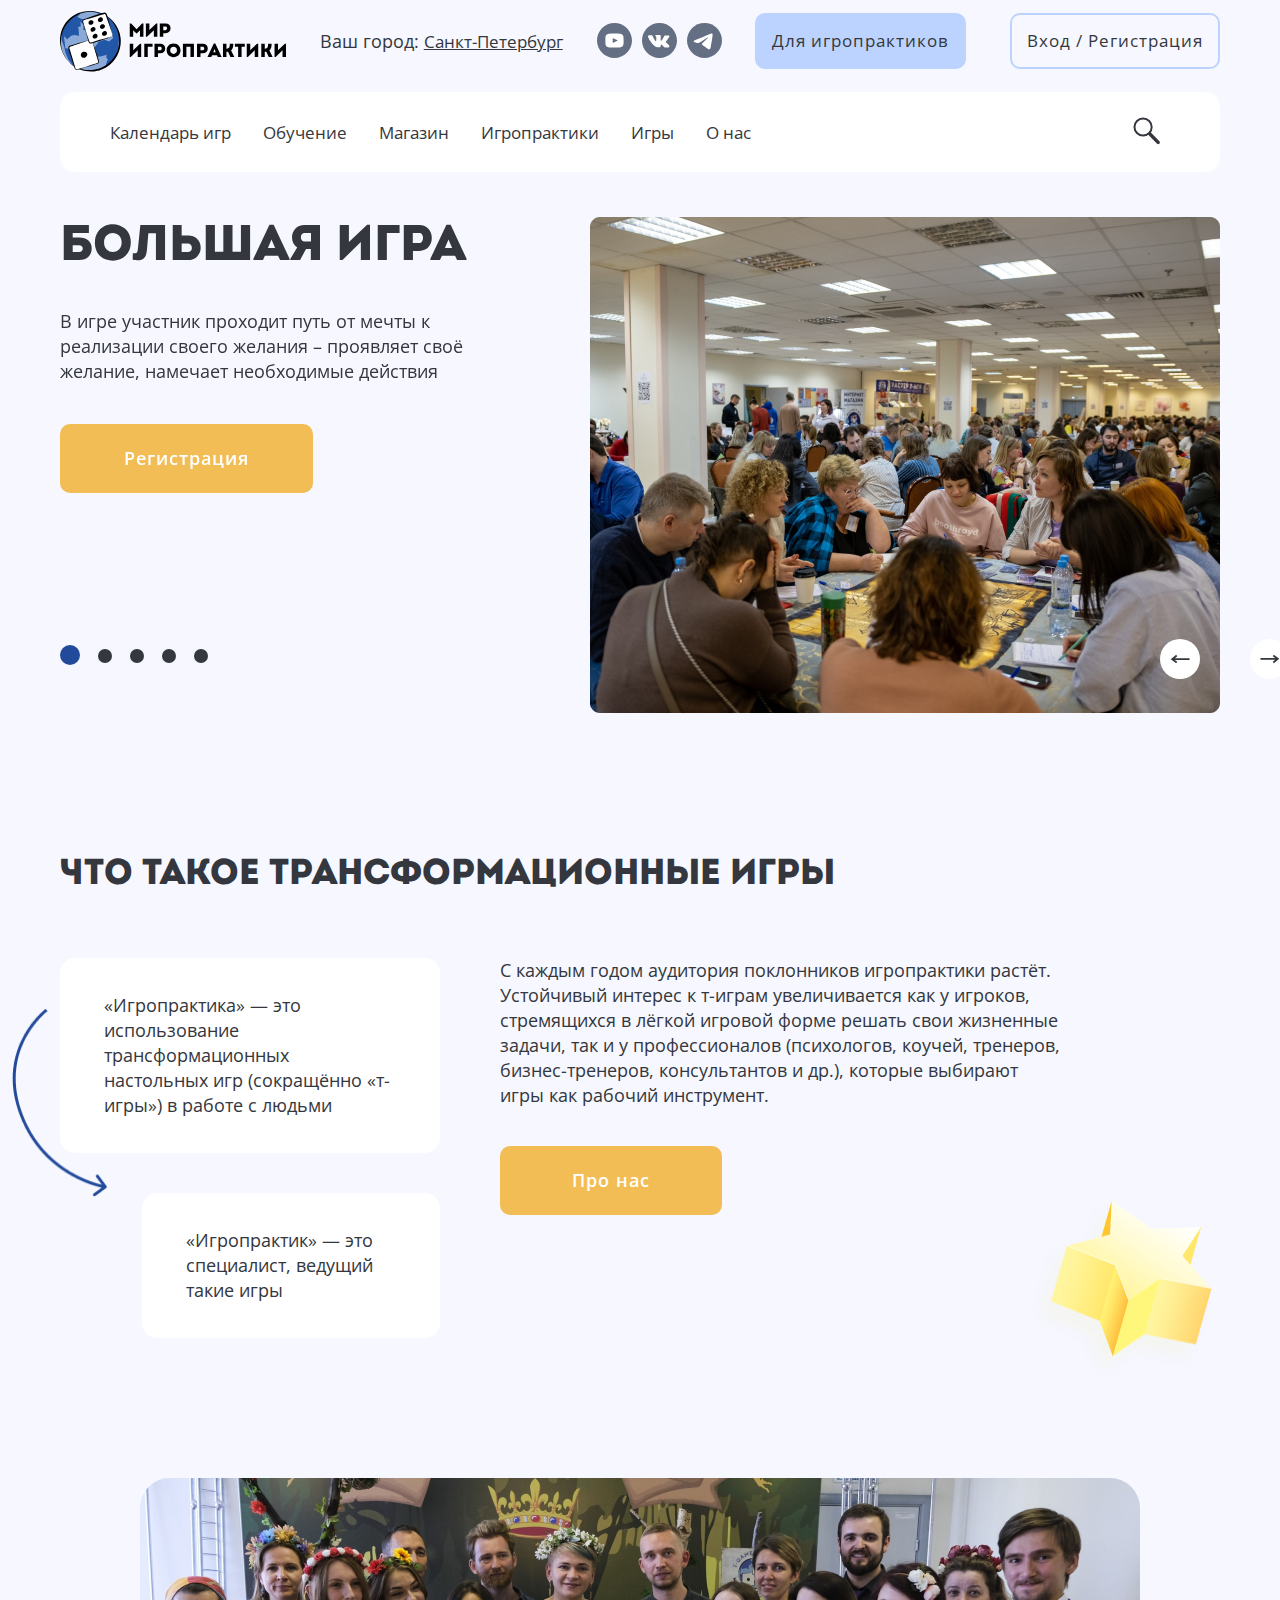
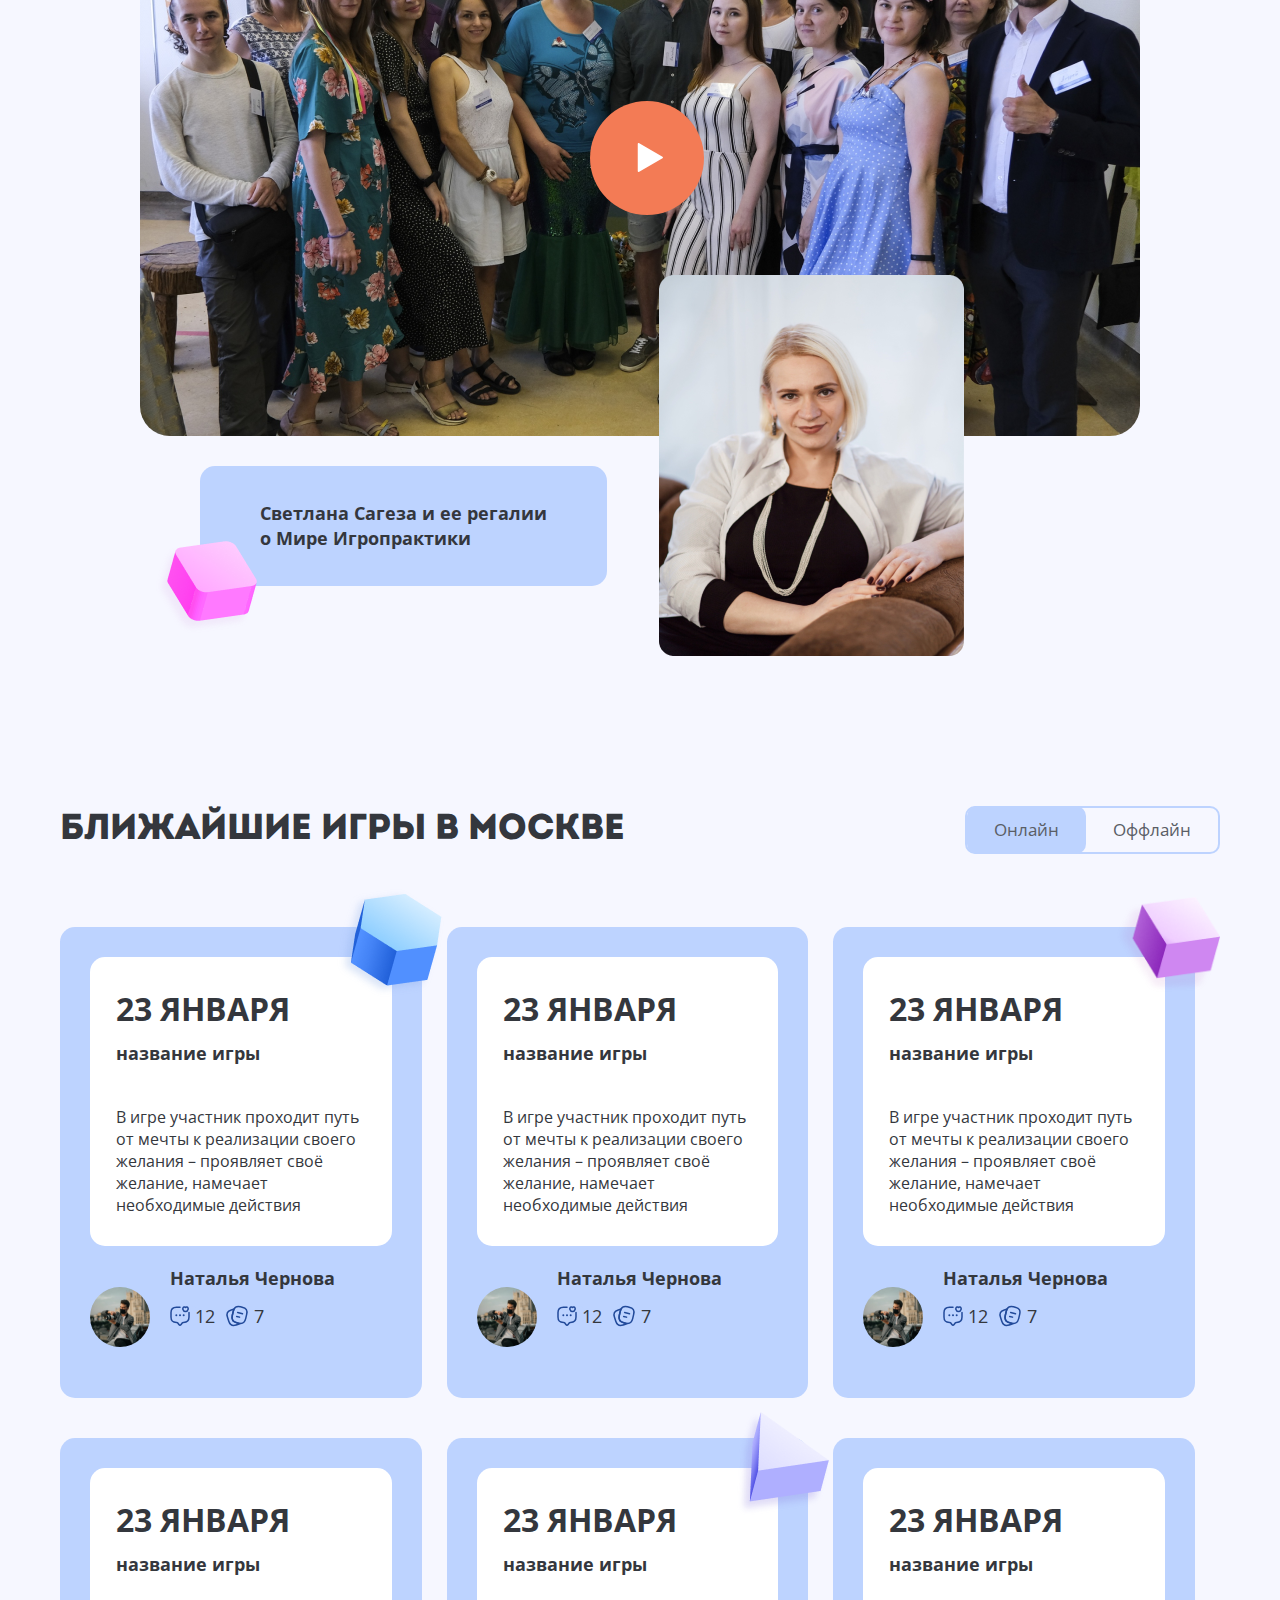
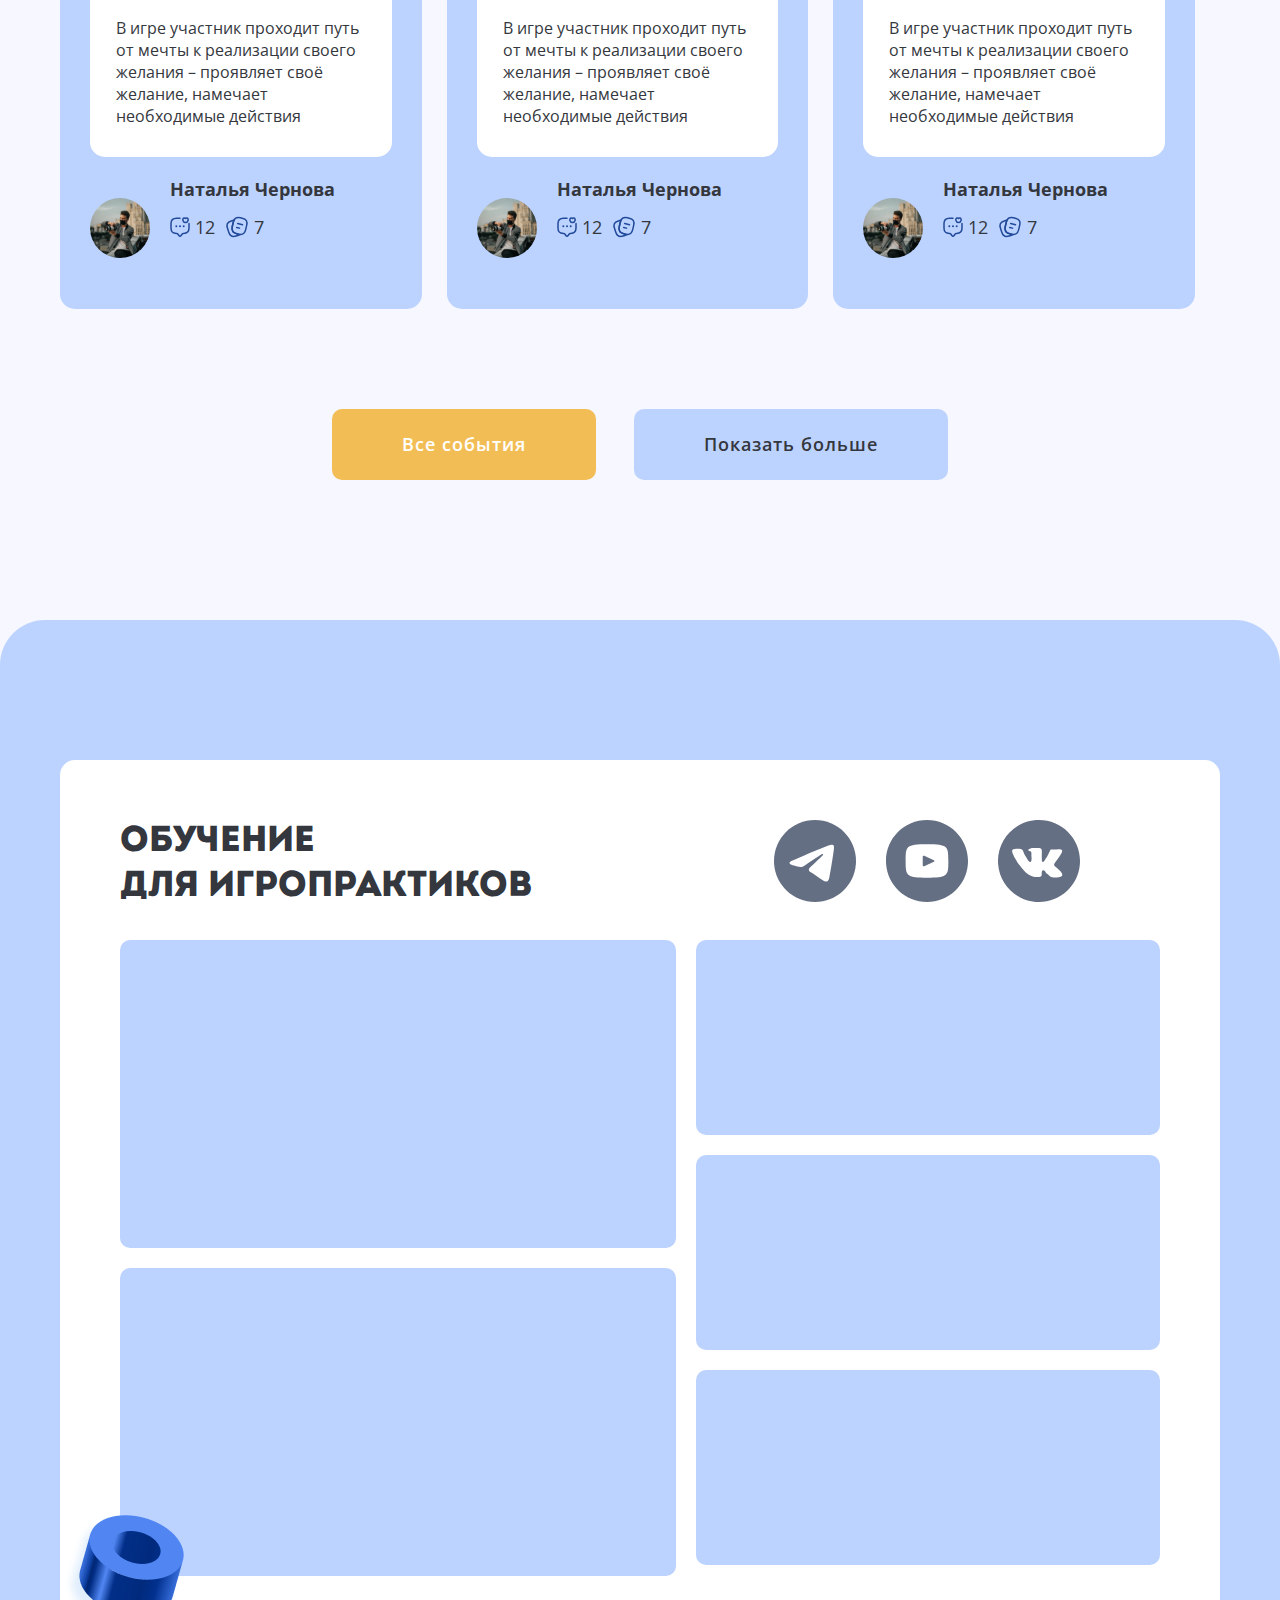
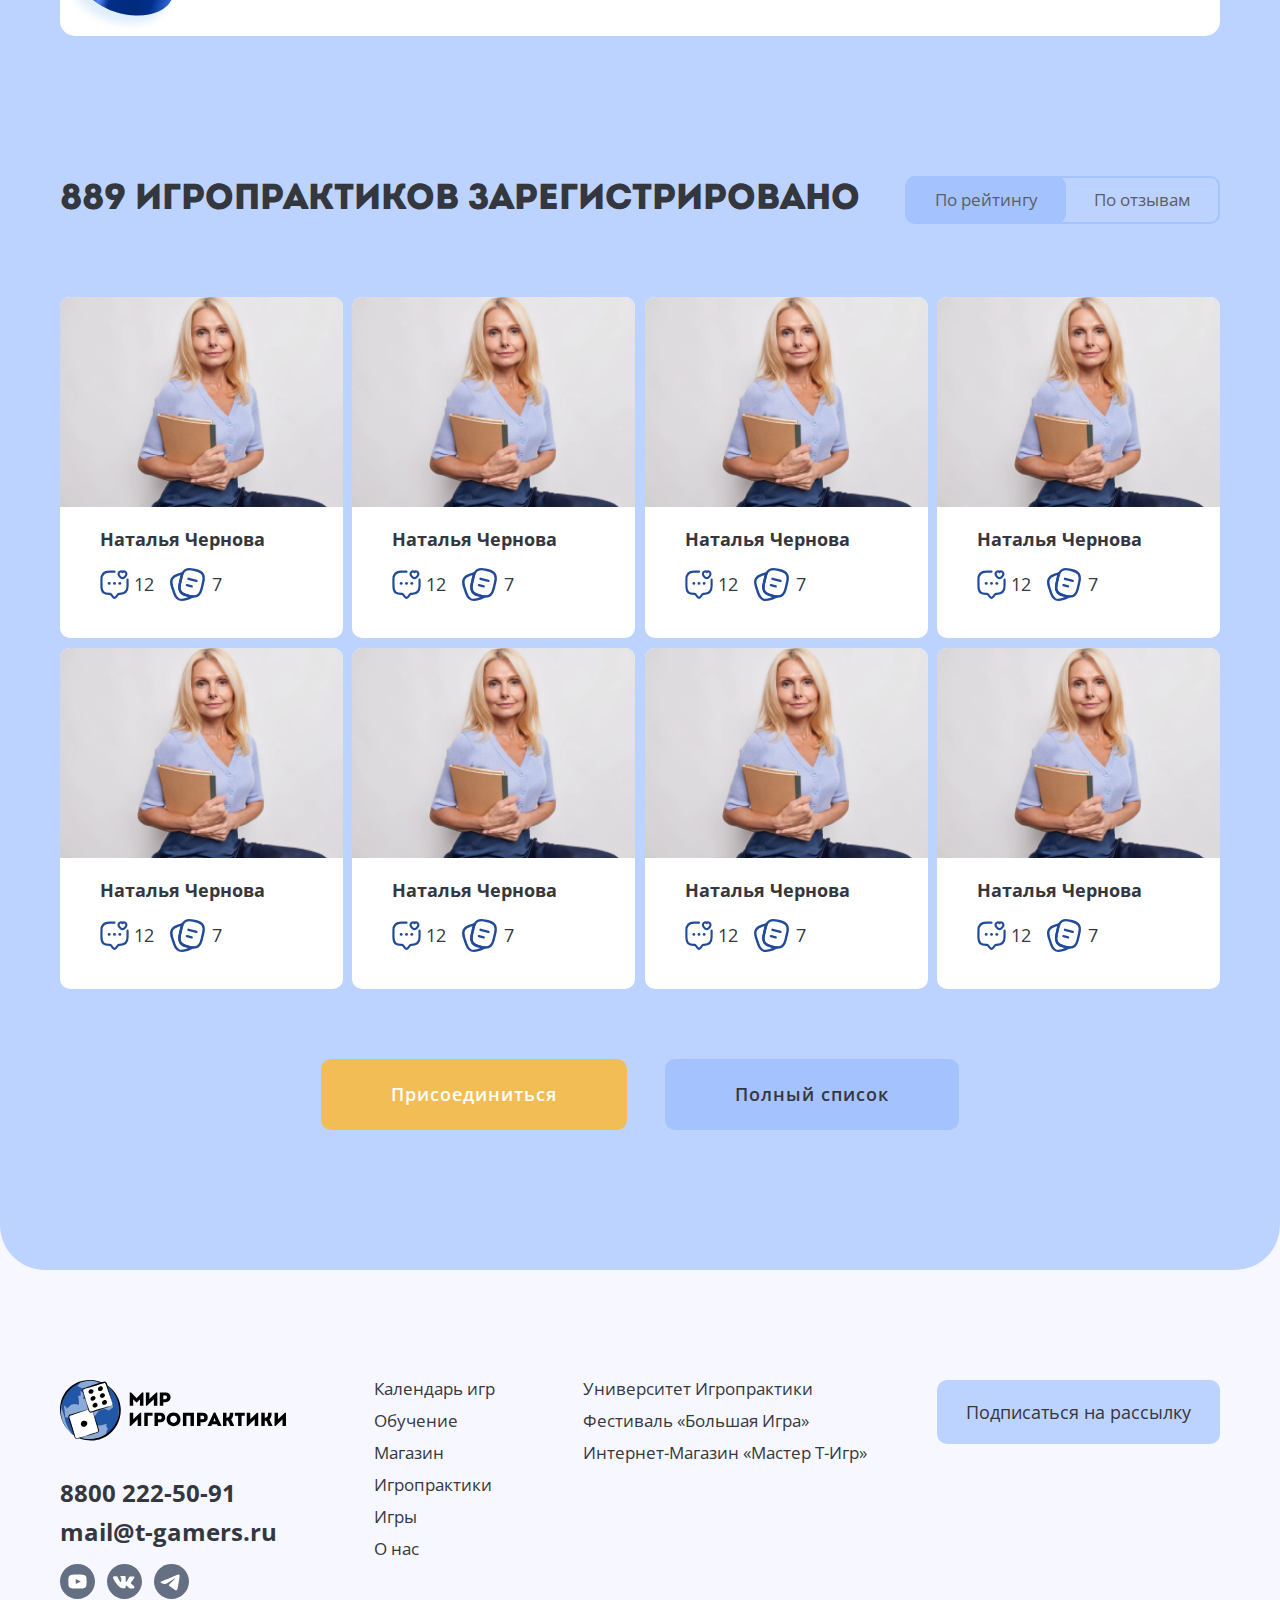
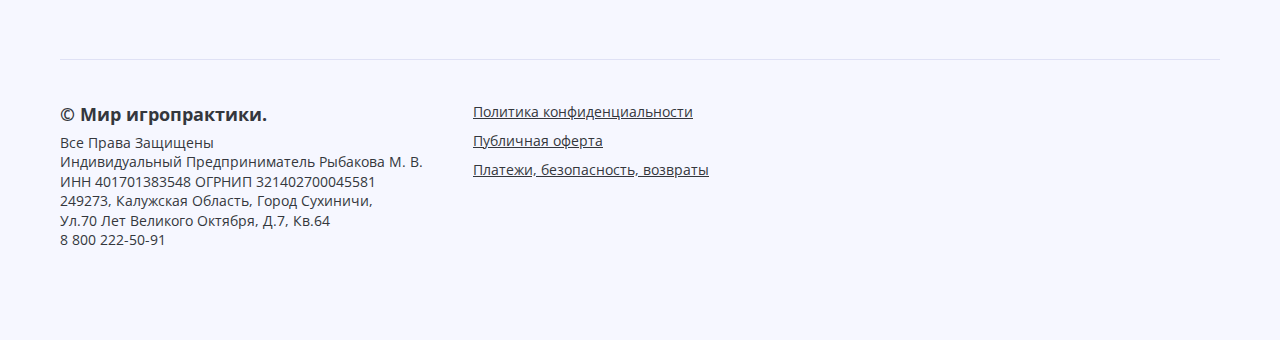
<file: index.html>
<!DOCTYPE html>
<html lang="en">
<head>
	<meta charset="UTF-8">
	<meta http-equiv="X-UA-Compatible" content="IE=edge">
	<meta name="viewport" content="width=device-width, initial-scale=1.0">
	<link href="https://fonts.googleapis.com/css?family=Open+Sans:regular,600,700&display=swap" rel="stylesheet" />
	<link rel="stylesheet" href="libs/fancybox/dist/jquery.fancybox.min.css">
	<link rel="stylesheet" href="libs/select2/select2.min.css">
	<link rel="stylesheet" href="css/datepicker.css">
	<link rel="stylesheet" href="css/style.css">
	<link rel="stylesheet" href="css/main.css">
	<link rel="stylesheet" href="css/inner.css">

	<title>Главная</title>
</head>

<body>
	<div class="wrapper">
		<header class="header">
			<div class="container">
				<div class="header_menu">
					<a href="index.html" class="header_logo"><img src="images/logo.svg" alt="логотип"></a>
					<div class="header_location">Ваш город: <a href="#changecity" data-fancybox="">Санкт-Петербург</a></div>
					<div class="header_socials">
						<ul>
							<li>
								<a href="index.html">
									<svg width="35" height="35" viewBox="0 0 35 35" fill="none" xmlns="http://www.w3.org/2000/svg">
										<circle cx="17.5" cy="17.5" r="17.5" fill="white"/>
										<path d="M20.4221 17.1956L16.3279 15.2851C15.9706 15.1193 15.6771 15.3052 15.6771 15.7008V19.2992C15.6771 19.6948 15.9706 19.8807 16.3279 19.7149L20.4203 17.8044C20.7794 17.6367 20.7794 17.3633 20.4221 17.1956ZM17.5 0C7.83489 0 0 7.83489 0 17.5C0 27.1651 7.83489 35 17.5 35C27.1651 35 35 27.1651 35 17.5C35 7.83489 27.1651 0 17.5 0ZM17.5 24.6093C8.54217 24.6093 8.38544 23.8018 8.38544 17.5C8.38544 11.1982 8.54217 10.3906 17.5 10.3906C26.4578 10.3906 26.6146 11.1982 26.6146 17.5C26.6146 23.8018 26.4578 24.6093 17.5 24.6093Z" fill="#656F83"/>
										</svg>
								</a>
							</li>
							<li>
								<a href="index.html">
									<svg width="35" height="35" viewBox="0 0 35 35" fill="none" xmlns="http://www.w3.org/2000/svg">
										<circle cx="17.5" cy="17.5" r="17.5" fill="white"/>
										<path d="M17.5 0C7.83481 0 0 7.83481 0 17.5C0 27.1652 7.83481 35 17.5 35C27.1652 35 35 27.1652 35 17.5C35 7.83481 27.1652 0 17.5 0ZM26.9051 24.141C26.1583 24.608 23.1234 24.7472 22.3887 24.2134C21.9857 23.9207 21.6172 23.5545 21.2673 23.2057C21.0224 22.9619 20.7445 22.8436 20.5341 22.579C20.3623 22.3625 20.2444 22.107 20.0636 21.8932C19.7584 21.5346 19.2887 21.2294 18.9171 21.6676C18.3576 22.3269 19.0051 23.6216 18.259 24.1141C18.0088 24.2794 17.7563 24.3271 17.4435 24.3036L16.7509 24.3351C16.3441 24.343 15.6996 24.3468 15.2367 24.2634C14.7203 24.1702 14.2938 23.8881 13.8267 23.6811C12.9404 23.288 12.0961 22.7523 11.4535 22.0103C9.70461 19.9897 7.35561 17.2107 6.44308 14.6703C6.25541 14.1482 5.75953 13.1144 6.22964 12.6666C6.86882 12.2022 10.006 12.0714 10.4955 12.7895C10.6941 13.0814 10.8196 13.5083 10.9602 13.8393C11.1354 14.2517 11.2302 14.6403 11.5039 15.0054C11.7462 15.3292 11.9247 15.6548 12.112 16.0097C12.3224 16.4081 12.5211 16.7903 12.777 17.1569C12.9506 17.4064 13.4097 17.9026 13.6997 17.9394C14.4079 18.03 14.364 16.3092 14.3113 15.8891C14.2608 15.4842 14.2479 15.0547 14.2612 14.6441C14.2726 14.2938 14.304 13.8002 14.0967 13.5144C13.7585 13.048 13.0052 13.3968 12.9464 12.7701C13.0708 12.5923 13.0446 12.4346 13.8753 12.1609C14.5296 11.9459 14.9523 11.9528 15.3838 11.9873C16.2633 12.0578 17.1959 11.8197 18.0452 12.1048C18.8565 12.3781 18.731 13.531 18.7037 14.2218C18.6669 15.1646 18.7063 16.0851 18.7037 17.0424C18.7026 17.478 18.6851 17.9022 19.2166 17.8666C19.7148 17.8336 19.7656 17.4143 20.0033 17.0686C20.3339 16.5863 20.6376 16.0973 20.9742 15.6169C21.428 14.9675 21.5653 14.2377 21.9925 13.5724C22.1453 13.3347 22.2769 12.8282 22.5123 12.6401C22.6905 12.4972 23.029 12.5719 23.2447 12.5719H23.7577C24.1501 12.5719 24.5504 12.5688 24.9538 12.5829C25.5346 12.603 26.1852 12.4695 26.761 12.551C29.2462 12.9017 23.6375 18.2143 23.9294 19.1628C24.1311 19.8179 25.4106 20.55 25.8724 21.0864C26.4854 21.8011 28.3727 23.2216 26.9051 24.141Z" fill="#656F83"/>
										</svg>
								</a>
							</li>
							<li>
								<a href="index.html">
									<svg width="35" height="35" viewBox="0 0 35 35" fill="none" xmlns="http://www.w3.org/2000/svg">
										<path d="M17.5 35C27.165 35 35 27.165 35 17.5C35 7.83502 27.165 0 17.5 0C7.83502 0 0 7.83502 0 17.5C0 27.165 7.83502 35 17.5 35Z" fill="#656F83"/>
										<path d="M7.92124 17.3151C13.0228 15.0924 16.4247 13.627 18.1268 12.9191C22.9868 10.8976 23.9966 10.5465 24.6548 10.5348C24.7996 10.5324 25.1233 10.5682 25.333 10.7384C25.51 10.882 25.5587 11.0761 25.582 11.2123C25.6053 11.3485 25.6344 11.6588 25.6113 11.9012C25.3479 14.6684 24.2084 21.3835 23.6286 24.4828C23.3833 25.7942 22.9003 26.2339 22.4327 26.277C21.4164 26.3705 20.6447 25.6054 19.6604 24.9601C18.1202 23.9505 17.2501 23.322 15.755 22.3368C14.0272 21.1982 15.1473 20.5724 16.1319 19.5497C16.3896 19.282 20.8673 15.2093 20.9539 14.8398C20.9648 14.7936 20.9748 14.6213 20.8725 14.5304C20.7702 14.4394 20.6192 14.4705 20.5102 14.4953C20.3557 14.5303 17.8952 16.1567 13.1286 19.3742C12.4302 19.8538 11.7976 20.0875 11.2308 20.0753C10.6059 20.0618 9.40399 19.722 8.51047 19.4315C7.41453 19.0753 6.5435 18.8869 6.61935 18.2819C6.65886 17.9668 7.09282 17.6445 7.92124 17.3151Z" fill="white"/>
										</svg>
								</a>
							</li>
						</ul>
					</div>
					<div class="header_button">
						<a href="index.html" class="button button_blue">Для игропрактиков</a>
					</div>
					<div class="header_button">
						<a href="#login" class="button button_white" data-fancybox="">Вход / Регистрация</a>
					</div>
					<div class="header_burger">
						<div class="top-line"></div>
						<div class="middle-line"></div>
						<div class="bottom-line"></div>
					</div>
				</div>
				<div class="header_nav">
					<nav>
						<ul class="menu_list">
							<li><a href="calendar.html">Календарь игр</a></li>
							<li><a href="https://gameuniversity.ru/" target="_blank">Обучение</a></li>
							<li><a href="https://mastertigr.ru/" target="_blank">Магазин</a></li>
							<li><a href="games.html">Игропрактики</a></li>
							<li><a href="transf.html">Игры</a></li>
							<li><a href="info.html">О нас</a></li>
						</ul>
					</nav>
					<div class="header_search">
						<input id="email" type="text" placeholder="Введите фразу для поиска" class="input"/>
						<div class="search_block">
							<button class="btn_search">
								<svg width="32" height="30" viewBox="0 0 32 30" fill="none" xmlns="http://www.w3.org/2000/svg">
									<path d="M17.8958 17L26.7183 26C26.9575 26.2506 26.9571 26.6571 26.7193 26.9061L26.6878 26.9391C26.4491 27.189 26.0624 27.1893 25.8224 26.9381L17 17.9381" stroke="#34373D" stroke-width="2.00015" stroke-linecap="round" stroke-linejoin="round"/>
									<path fill-rule="evenodd" clip-rule="evenodd" d="M11.0773 19.4596C15.8355 19.4596 19.6927 15.648 19.6927 10.9461C19.6927 6.24425 15.8355 2.43262 11.0773 2.43262C6.31915 2.43262 2.46191 6.24425 2.46191 10.9461C2.46191 15.648 6.31915 19.4596 11.0773 19.4596Z" stroke="#34373D" stroke-width="2.00015" stroke-linecap="round" stroke-linejoin="round"/>
								</svg>
							</button>
						</div>
				</div>
				</div>
				<div class="header_mob">
					<a href="index.html" class="header_logo"><img src="images/logo.svg" alt="логотип"></a>
				</div>
			</div>
		</header>
		<main class="main">
			<section class="big_slider">
				<div class="container">
					<div class="wrapp">
						<div class="slider">
							<div class="slider__item">
								<div class="slider_text">
									<h1>большая игра</h1>
									<div class="txt">
										В игре участник проходит путь от мечты к реализации своего желания – проявляет своё желание, намечает необходимые действия
									</div>
									<div class="slider_button">
										<a href="#register" data-fancybox="" class="button button_gold">Регистрация</a>
									</div>
							</div>
								<div class="slider_img">
									<img src="images/big_slider_img.png" alt="">
								</div>
							</div>
							<div class="slider__item">
								<div class="slider_text">
									<h1>большая игра</h1>
									<div class="txt">
										В игре участник проходит путь от мечты к реализации своего желания – проявляет своё желание, намечает необходимые действия
									</div>
									<div class="slider_button">
										<a href="index.html" class="button button_gold">Регистрация</a>
									</div>
							</div>
								<div class="slider_img">
									<img src="images/big_slider_img.png" alt="">
								</div>
							</div>
							<div class="slider__item">
								<div class="slider_text">
									<h1>большая игра</h1>
									<div class="txt">
										В игре участник проходит путь от мечты к реализации своего желания – проявляет своё желание, намечает необходимые действия
									</div>
									<div class="slider_button">
										<a href="index.html" class="button button_gold">Регистрация</a>
									</div>
							</div>
								<div class="slider_img">
									<img src="images/big_slider_img.png" alt="">
								</div>
							</div>
							<div class="slider__item">
								<div class="slider_text">
									<h1>большая игра</h1>
									<div class="txt">
										В игре участник проходит путь от мечты к реализации своего желания – проявляет своё желание, намечает необходимые действия
									</div>
									<div class="slider_button">
										<a href="index.html" class="button button_gold">Регистрация</a>
									</div>
							</div>
								<div class="slider_img">
									<img src="images/big_slider_img.png" alt="">
								</div>
							</div>
							<div class="slider__item">
								<div class="slider_text">
									<h1>большая игра</h1>
									<div class="txt">
										В игре участник проходит путь от мечты к реализации своего желания – проявляет своё желание, намечает необходимые действия
									</div>
									<div class="slider_button">
										<a href="index.html" class="button button_gold">Регистрация</a>
									</div>
							</div>
								<div class="slider_img">
									<img src="images/big_slider_img.png" alt="">
								</div>
							</div>
						</div>
					</div>
				</div>
			</section>
			<section class="transform_games">
				<div class="container">
					<h2>что такое трансформационные игры</h2>
					<div class="wrapp">
						<div class="inner">
							<div class="txt bg">
								«Игропрактика» — это использование трансформационных настольных игр  (сокращённо «т-игры») в работе с людьми
							</div>
							<div class="txt bg down">
								«Игропрактик» — это специалист, ведущий такие игры
							</div>
						</div>
						<div class="inner right">
							<div class="txt">
								С каждым годом аудитория поклонников игропрактики растёт. Устойчивый интерес к т-играм увеличивается как у игроков, стремящихся в лёгкой игровой форме решать свои жизненные задачи, так и у профессионалов (психологов, коучей, тренеров, бизнес-тренеров, консультантов и др.), которые выбирают игры как рабочий инструмент.
							</div>
							<div class="transform_button">
								<a href="info.html" class="button button_gold">Про нас</a>
							</div>
						</div>
					</div>
				</div>
			</section>
			<section class="big_video">
				<div class="container">
					<div class="video">
						<div class="video-container"><iframe width="1000" height="558" src="https://www.youtube.com/embed/qjo3KryTtBk" frameborder="0" allow="autoplay; encrypted-media" allowfullscreen></iframe></div>   
						<img class="big_video_img" src="images/big_video_img.png" alt="">
						<div class="big_video_play">
								<img src="images/play.svg" alt="">
						</div>
						<div class="about_cliniс_video_bg"></div>
					</div>
					<div class="wrapp">
						<div class="inner left">
							<div class="txt">
								Светлана Сагеза и ее регалии <br> о Мире Игропрактики
							</div>
						</div>
						<div class="inner right"><img src="images/big_video_img_sml.png" alt=""></div>
					</div>
				</div>
			</section>
			<section class="msk_games">
				<div class="container">
					<div class="ttl">
						<h2>ближайшие игры в москве</h2>
						<div class="links">
							<a href="index.html" class="active">Онлайн</a>
							<a href="index.html">Оффлайн</a>
						</div>
					</div>
					<div class="wrapp">
						<div class="inner cube">
							<div class="txt">
								<div class="date">23 января</div>
								<div class="game_name">название игры</div>
								<div class="game_info">
									В игре участник проходит путь от мечты к реализации своего желания – проявляет своё желание, намечает необходимые действия
								</div>
							</div>
							<div class="comment">
								<div class="img"><img src="images/msk_games_img.svg" alt=""></div>
								<div class="person">
									<div class="name">Наталья Чернова</div>
									<div class="feedback">
										<div class="inner"><img src="images/msk_games_comment.svg" alt="">12</div>
										<div class="inner"><img src="images/msk_games_note.svg" alt="">7</div>
									</div>
								</div>
							</div>
						</div>
						<div class="inner">
							<div class="txt">
								<div class="date">23 января</div>
								<div class="game_name">название игры</div>
								<div class="game_info">
									В игре участник проходит путь от мечты к реализации своего желания – проявляет своё желание, намечает необходимые действия
								</div>
							</div>
							<div class="comment">
								<div class="img"><img src="images/msk_games_img.svg" alt=""></div>
								<div class="person">
									<div class="name">Наталья Чернова</div>
									<div class="feedback">
										<div class="inner"><img src="images/msk_games_comment.svg" alt="">12</div>
										<div class="inner"><img src="images/msk_games_note.svg" alt="">7</div>
									</div>
								</div>
							</div>
						</div>
						<div class="inner squre">
							<div class="txt">
								<div class="date">23 января</div>
								<div class="game_name">название игры</div>
								<div class="game_info">
									В игре участник проходит путь от мечты к реализации своего желания – проявляет своё желание, намечает необходимые действия
								</div>
							</div>
							<div class="comment">
								<div class="img"><img src="images/msk_games_img.svg" alt=""></div>
								<div class="person">
									<div class="name">Наталья Чернова</div>
									<div class="feedback">
										<div class="inner"><img src="images/msk_games_comment.svg" alt="">12</div>
										<div class="inner"><img src="images/msk_games_note.svg" alt="">7</div>
									</div>
								</div>
							</div>
						</div>
						<div class="inner">
							<div class="txt">
								<div class="date">23 января</div>
								<div class="game_name">название игры</div>
								<div class="game_info">
									В игре участник проходит путь от мечты к реализации своего желания – проявляет своё желание, намечает необходимые действия
								</div>
							</div>
							<div class="comment">
								<div class="img"><img src="images/msk_games_img.svg" alt=""></div>
								<div class="person">
									<div class="name">Наталья Чернова</div>
									<div class="feedback">
										<div class="inner"><img src="images/msk_games_comment.svg" alt="">12</div>
										<div class="inner"><img src="images/msk_games_note.svg" alt="">7</div>
									</div>
								</div>
							</div>
						</div>
						<div class="inner triangle">
							<div class="txt">
								<div class="date">23 января</div>
								<div class="game_name">название игры</div>
								<div class="game_info">
									В игре участник проходит путь от мечты к реализации своего желания – проявляет своё желание, намечает необходимые действия
								</div>
							</div>
							<div class="comment">
								<div class="img"><img src="images/msk_games_img.svg" alt=""></div>
								<div class="person">
									<div class="name">Наталья Чернова</div>
									<div class="feedback">
										<div class="inner"><img src="images/msk_games_comment.svg" alt="">12</div>
										<div class="inner"><img src="images/msk_games_note.svg" alt="">7</div>
									</div>
								</div>
							</div>
						</div>
						<div class="inner">
							<div class="txt">
								<div class="date">23 января</div>
								<div class="game_name">название игры</div>
								<div class="game_info">
									В игре участник проходит путь от мечты к реализации своего желания – проявляет своё желание, намечает необходимые действия
								</div>
							</div>
							<div class="comment">
								<div class="img"><img src="images/msk_games_img.svg" alt=""></div>
								<div class="person">
									<div class="name">Наталья Чернова</div>
									<div class="feedback">
										<div class="inner"><img src="images/msk_games_comment.svg" alt="">12</div>
										<div class="inner"><img src="images/msk_games_note.svg" alt="">7</div>
									</div>
								</div>
							</div>
						</div>
					</div>
					<div class="msk_games_button">
						<div class="games_button">
							<a href="transf.html" class="button button_gold">Все события</a>
						</div>
						<div class="games_button">
							<a href="" class="button button_blue">Показать больше</a>
						</div>
					</div>
				</div>
			</section>
			<section class="big_learning">
				<div class="container">
					<div class="learning">
						<div class="ttl">
							<h2>Обучение<br> для игропрактиков</h2>
							<div class="learning_socials">
								<ul>
									<li>
										<a href="index.html">
											<svg width="82" height="82" viewBox="0 0 82 82" fill="none" xmlns="http://www.w3.org/2000/svg">
												<path d="M41 82C63.6437 82 82 63.6437 82 41C82 18.3563 63.6437 0 41 0C18.3563 0 0 18.3563 0 41C0 63.6437 18.3563 82 41 82Z" fill="#656F83"/>
												<path d="M18.5585 40.5671C30.5108 35.3597 38.4809 31.9266 42.4688 30.2679C53.8549 25.532 56.2208 24.7094 57.7629 24.6819C58.1021 24.6762 58.8604 24.7603 59.3517 25.1589C59.7665 25.4954 59.8806 25.9501 59.9352 26.2692C59.9898 26.5883 60.0578 27.3152 60.0038 27.8832C59.3867 34.3663 56.7169 50.099 55.3587 57.3602C54.7839 60.4326 53.6523 61.4628 52.5567 61.5636C50.1757 61.7827 48.3678 59.9901 46.0617 58.4785C42.4532 56.113 40.4146 54.6405 36.9119 52.3323C32.8639 49.6647 35.488 48.1986 37.795 45.8025C38.3987 45.1755 48.8892 35.6335 49.0922 34.7679C49.1176 34.6597 49.1412 34.2561 48.9015 34.0431C48.6617 33.83 48.3079 33.9028 48.0526 33.9608C47.6906 34.0429 41.926 37.8532 30.7585 45.3915C29.1223 46.5151 27.6402 47.0626 26.3123 47.0339C24.8483 47.0023 22.0324 46.2062 19.939 45.5257C17.3713 44.6911 15.3306 44.2498 15.5083 42.8323C15.6009 42.094 16.6176 41.3389 18.5585 40.5671Z" fill="white"/>
											</svg>
										</a>
									</li>
									<li>
										<a href="index.html">
											<svg width="82" height="82" viewBox="0 0 82 82" fill="none" xmlns="http://www.w3.org/2000/svg">
												<path d="M47.8462 40.2868L38.2538 35.8109C37.4168 35.4224 36.7291 35.8579 36.7291 36.7847V45.2153C36.7291 46.1421 37.4168 46.5776 38.2538 46.1891L47.8419 41.7132C48.6832 41.3203 48.6832 40.6797 47.8462 40.2868ZM41 0C18.356 0 0 18.356 0 41C0 63.644 18.356 82 41 82C63.644 82 82 63.644 82 41C82 18.356 63.644 0 41 0ZM41 57.6562C20.0131 57.6562 19.6459 55.7643 19.6459 41C19.6459 26.2357 20.0131 24.3437 41 24.3437C61.9869 24.3437 62.3541 26.2357 62.3541 41C62.3541 55.7643 61.9869 57.6562 41 57.6562Z" fill="#656F83"/>
											</svg>
										</a>
									</li>
									<li>
										<a href="index.html">
											<svg width="82" height="82" viewBox="0 0 82 82" fill="none" xmlns="http://www.w3.org/2000/svg">
												<path d="M41 0C18.3558 0 0 18.3558 0 41C0 63.6441 18.3558 82 41 82C63.6441 82 82 63.6441 82 41C82 18.3558 63.6441 0 41 0ZM63.0348 56.5589C61.285 57.6531 54.1749 57.9791 52.4535 56.7285C51.5094 56.0428 50.646 55.1848 49.8262 54.3676C49.2524 53.7965 48.6013 53.5194 48.1084 52.8994C47.706 52.3922 47.4298 51.7936 47.0061 51.2926C46.2911 50.4524 45.1906 49.7374 44.3201 50.7641C43.0091 52.3087 44.5262 55.342 42.7782 56.4958C42.192 56.8831 41.6004 56.995 40.8677 56.9399L39.2449 57.0136C38.2918 57.0323 36.7819 57.0412 35.6974 56.8457C34.4876 56.6272 33.4884 55.9664 32.3941 55.4815C30.3174 54.5604 28.3394 53.3053 26.8339 51.5671C22.7365 46.8329 17.2331 40.3223 15.0952 34.3704C14.6555 33.1473 13.4938 30.7251 14.5951 29.6761C16.0927 28.5881 23.4427 28.2816 24.5893 29.9639C25.0548 30.6479 25.3488 31.648 25.6783 32.4234C26.0886 33.3898 26.3107 34.3002 26.952 35.1555C27.5196 35.9141 27.9379 36.6771 28.3767 37.5084C28.8696 38.4419 29.3351 39.3373 29.9346 40.1962C30.3414 40.7806 31.417 41.9433 32.0965 42.0294C33.7557 42.2417 33.6527 38.2101 33.5292 37.226C33.4111 36.2774 33.3809 35.271 33.412 34.3091C33.4386 33.4884 33.5123 32.3319 33.0265 31.6622C32.2342 30.5697 30.4693 31.3868 30.3316 29.9186C30.623 29.5021 30.5617 29.1326 32.5078 28.4913C34.0408 27.9876 35.0312 28.0036 36.042 28.0845C38.1026 28.2497 40.2876 27.6919 42.2772 28.3598C44.178 29.0002 43.884 31.7013 43.8201 33.3196C43.7339 35.5286 43.8263 37.6852 43.8201 39.9279C43.8174 40.9485 43.7766 41.9424 45.0218 41.8589C46.1889 41.7816 46.308 40.7993 46.8649 39.9892C47.6394 38.8594 48.3509 37.7136 49.1396 36.5882C50.2028 35.0667 50.5243 33.3569 51.5253 31.7981C51.8833 31.2412 52.1915 30.0545 52.7431 29.614C53.1605 29.2791 53.9537 29.4541 54.4591 29.4541H55.6609C56.5802 29.4541 57.5181 29.447 58.4632 29.4798C59.8239 29.5269 61.3481 29.2143 62.6973 29.4052C68.5196 30.2268 55.3793 42.6734 56.0632 44.8957C56.5358 46.4305 59.5335 48.1457 60.6153 49.4025C62.0516 51.0768 66.4731 54.4049 63.0348 56.5589Z" fill="#656F83"/>
											</svg>
										</a>
									</li>
								</ul>
							</div>
						</div>
						<div class="wrapp">
							<div class="inner">
								<div class="big_block"></div>
								<div class="big_block"></div>
							</div>
							<div class="inner">
								<div class="small_block"></div>
								<div class="small_block"></div>
								<div class="small_block"></div>
							</div>
						</div>
					</div>
					<div class="registration">
						<div class="ttl">
							<h2>889 игропрактиков зарегистрировано </h2>
							<div class="links">
								<a href="index.html" class="active">По рейтингу</a>
								<a href="index.html">По отзывам</a>
							</div>
						</div>
						<div class="wrapp">
							<div class="inner">
								<div class="img"><img src="./images/registration_girl.png" alt=""></div>
								<div class="person">
									<div class="name">Наталья Чернова</div>
									<div class="feedback">
										<div class="inner"><img src="images/msk_games_comment.svg" alt="">12</div>
										<div class="inner"><img src="images/msk_games_note.svg" alt="">7</div>
									</div>
								</div>
							</div>
							<div class="inner">
								<div class="img"><img src="./images/registration_girl.png" alt=""></div>
								<div class="person">
									<div class="name">Наталья Чернова</div>
									<div class="feedback">
										<div class="inner"><img src="images/msk_games_comment.svg" alt="">12</div>
										<div class="inner"><img src="images/msk_games_note.svg" alt="">7</div>
									</div>
								</div>
							</div>
							<div class="inner">
								<div class="img"><img src="./images/registration_girl.png" alt=""></div>
								<div class="person">
									<div class="name">Наталья Чернова</div>
									<div class="feedback">
										<div class="inner"><img src="images/msk_games_comment.svg" alt="">12</div>
										<div class="inner"><img src="images/msk_games_note.svg" alt="">7</div>
									</div>
								</div>
							</div>
							<div class="inner">
								<div class="img"><img src="./images/registration_girl.png" alt=""></div>
								<div class="person">
									<div class="name">Наталья Чернова</div>
									<div class="feedback">
										<div class="inner"><img src="images/msk_games_comment.svg" alt="">12</div>
										<div class="inner"><img src="images/msk_games_note.svg" alt="">7</div>
									</div>
								</div>
							</div>
							<div class="inner">
								<div class="img"><img src="./images/registration_girl.png" alt=""></div>
								<div class="person">
									<div class="name">Наталья Чернова</div>
									<div class="feedback">
										<div class="inner"><img src="images/msk_games_comment.svg" alt="">12</div>
										<div class="inner"><img src="images/msk_games_note.svg" alt="">7</div>
									</div>
								</div>
							</div>
							<div class="inner">
								<div class="img"><img src="./images/registration_girl.png" alt=""></div>
								<div class="person">
									<div class="name">Наталья Чернова</div>
									<div class="feedback">
										<div class="inner"><img src="images/msk_games_comment.svg" alt="">12</div>
										<div class="inner"><img src="images/msk_games_note.svg" alt="">7</div>
									</div>
								</div>
							</div>
							<div class="inner">
								<div class="img"><img src="./images/registration_girl.png" alt=""></div>
								<div class="person">
									<div class="name">Наталья Чернова</div>
									<div class="feedback">
										<div class="inner"><img src="images/msk_games_comment.svg" alt="">12</div>
										<div class="inner"><img src="images/msk_games_note.svg" alt="">7</div>
									</div>
								</div>
							</div>
							<div class="inner">
								<div class="img"><img src="./images/registration_girl.png" alt=""></div>
								<div class="person">
									<div class="name">Наталья Чернова</div>
									<div class="feedback">
										<div class="inner"><img src="images/msk_games_comment.svg" alt="">12</div>
										<div class="inner"><img src="images/msk_games_note.svg" alt="">7</div>
									</div>
								</div>
							</div>
						</div>
						<div class="registration_button">
							<div class="reg_button">
								<a href="#register" data-fancybox="" class="button button_gold">Присоединиться</a>
							</div>
							<div class="reg_button">
								<a href="games.html" class="button button_blue">Полный список</a>
							</div>
						</div>
					</div>
				</div>
			</section>
		</main>
		<footer class="footer">
			<div class="container">
				<div class="footer_top">
					<div class="footer_left">
						<a href="index.html" class="footer_logo">
							<img src="./images/logo.svg" alt="">
						</a>
						<div class="footer_socials">
							<a href="+88002225091" class="footer_socials-send">
								8800 222-50-91
							</a>
							<a href="mailto:mail@t-gamers.ru" class="footer_socials-send">
								mail@t-gamers.ru
							</a>
							<div class="footer_socials-images">
								<a href="">
									<img src="./images/yt.svg" alt="">
								</a>
								<a href="">
									<img src="./images/vk.svg" alt="">
								</a>
								<a href="">
									<img src="./images/tg.svg" alt="">
								</a>
							</div>
						</div>
					</div>
					<div class="footer_center">
						<div class="footer_center-item">
							<a href="calendar.html">
								Календарь игр
							</a>
						</div>
						<div class="footer_center-item">
							<a href="https://gameuniversity.ru/" target="_blank">
								Обучение
							</a>
						</div>
						<div class="footer_center-item">
							<a href="https://mastertigr.ru/" target="_blank">
								Магазин
							</a>
						</div>
						<div class="footer_center-item">
							<a href="games.html">
								Игропрактики
							</a>
						</div>
						<div class="footer_center-item">
							<a href="transf.html">
								Игры
							</a>
						</div>
						<div class="footer_center-item">
							<a href="info.html">
								О нас
							</a>
						</div>
					</div>
					<div class="footer_right">
						<div class="footer_right-links">
							<a href="" class="footer_right-link">
								Университет игропрактики
							</a>
							<a href="" class="footer_right-link">
								Фестиваль «Большая Игра»
							</a>
							<a href="" class="footer_right-link">
								Интернет-магазин «Мастер Т-игр»
							</a>
						</div>
						<div class="footer_right-button">
							<a href="">Подписаться на рассылку</a>
						</div>
					</div>
				</div>
				<div class="footer_bottom">
					<div class="footer_bottom-left">
						<div class="footer_bottom-copy">
							© Мир игропрактики.
						</div>
						<div class="footer_bottom-desc">
							Все права защищены <br>
							Индивидуальный предприниматель Рыбакова М. В. <br>
							ИНН 401701383548 ОГРНИП 321402700045581 <br>
							249273, Калужская область, город Сухиничи, <br>
							ул.70 лет Великого Октября, д.7, кв.64 <br>
							8 800 222-50-91
						</div>
					</div>
					<div class="footer_bottom-right">
						<a href="" class="footer_bottom-link">
							Политика конфиденциальности
						</a>
						<a href="" class="footer_bottom-link">
							Публичная оферта
						</a>
						<a href="" class="footer_bottom-link">
							Платежи, безопасность, возвраты
						</a>
					</div>
				</div>
			</div>
		</footer>
	</div>

	<div class="city popup" id="login">
		<div class="popup_wrapper">
			<div class="popup_title">
				здравствуйте
			</div>
			<div class="popup_input">
				<input type="text" placeholder="Логин или email">
			</div>
			<div class="popup_input">
				<input type="text" placeholder="Пароль">
			</div>
			<a href="" class="city_forget">
				Не помню пароль
			</a>
			<div class="popup_button">
				<a href="">
					Вход
				</a>
			</div>
			<div class="popup_choose">
				<span>Еще нет профиля?</span>
				<a href="#register" data-fancybox="">Зарегистрируйтесь</a>
			</div>
		</div>
	</div>

	<div class="city popup" id="register">
		<div class="popup_wrapper">
			<div class="popup_title">
				РЕГИСТРАЦИЯ
			</div>
			<div class="popup_input">
				<input type="text" placeholder="Ник">
			</div>
			<div class="popup_input">
				<input type="tel" placeholder="Телефон">
			</div>
			<div class="popup_input">
				<input type="email" placeholder="Email">
			</div>
			<div class="popup_input">
				<input type="password" placeholder="Пароль">
			</div>
			<div class="popup_input">
				<input type="password" placeholder="Повторите пароль">
			</div>
			<div class="city_forget city_forget--register">
				Нажимая на кнопку, я соглашаюсь на <a href="">обработку персональных данных</a>
			</div>
			<div class="popup_button">
				<a href="#thanks" data-fancybox="">
					Регистрация
				</a>
			</div>
			<div class="popup_choose">
				<span>У вас уже есть профиль?</span>
				<a href="#login" data-fancybox="">Войдите</a>
			</div>
		</div>
	</div>

	<div class="city popup" id="changecity">
		<div class="popup_wrapper">
			<div class="popup_title">
				СМЕНА ГОРОДА
			</div>
			<div class="popup_input">
				<input type="text" placeholder="Начните вводить название города. Минимум 3 символа">
			</div>
			<div class="popup_button">
				<a href="">
					Сменить город
				</a>
			</div>
		</div>
	</div>

	<div class="city popup" id="thanks">
		<div class="popup_wrapper">
			<div class="popup_title">
				Спасибо за регистрацию, юлия!
			</div>
			<div class="popup_button">
				<a href="">
					Войти в личный кабинет
				</a>
			</div>
		</div>
	</div>

	<script src=" https://code.jquery.com/jquery-3.6.0.min.js"></script>
	<script src="libs/select2/select2.min.js"></script>
	<script src="js/jquery-ui.min.js"></script>
	<script src="libs/mask/jquery.maskedinput.js"></script>
	<script src="libs/fancybox/js/jquery.fancybox.js"></script>
	<script src="js/slick.min.js"></script>
	<script src="js/common.js"></script>
</body>
</html>
</file>
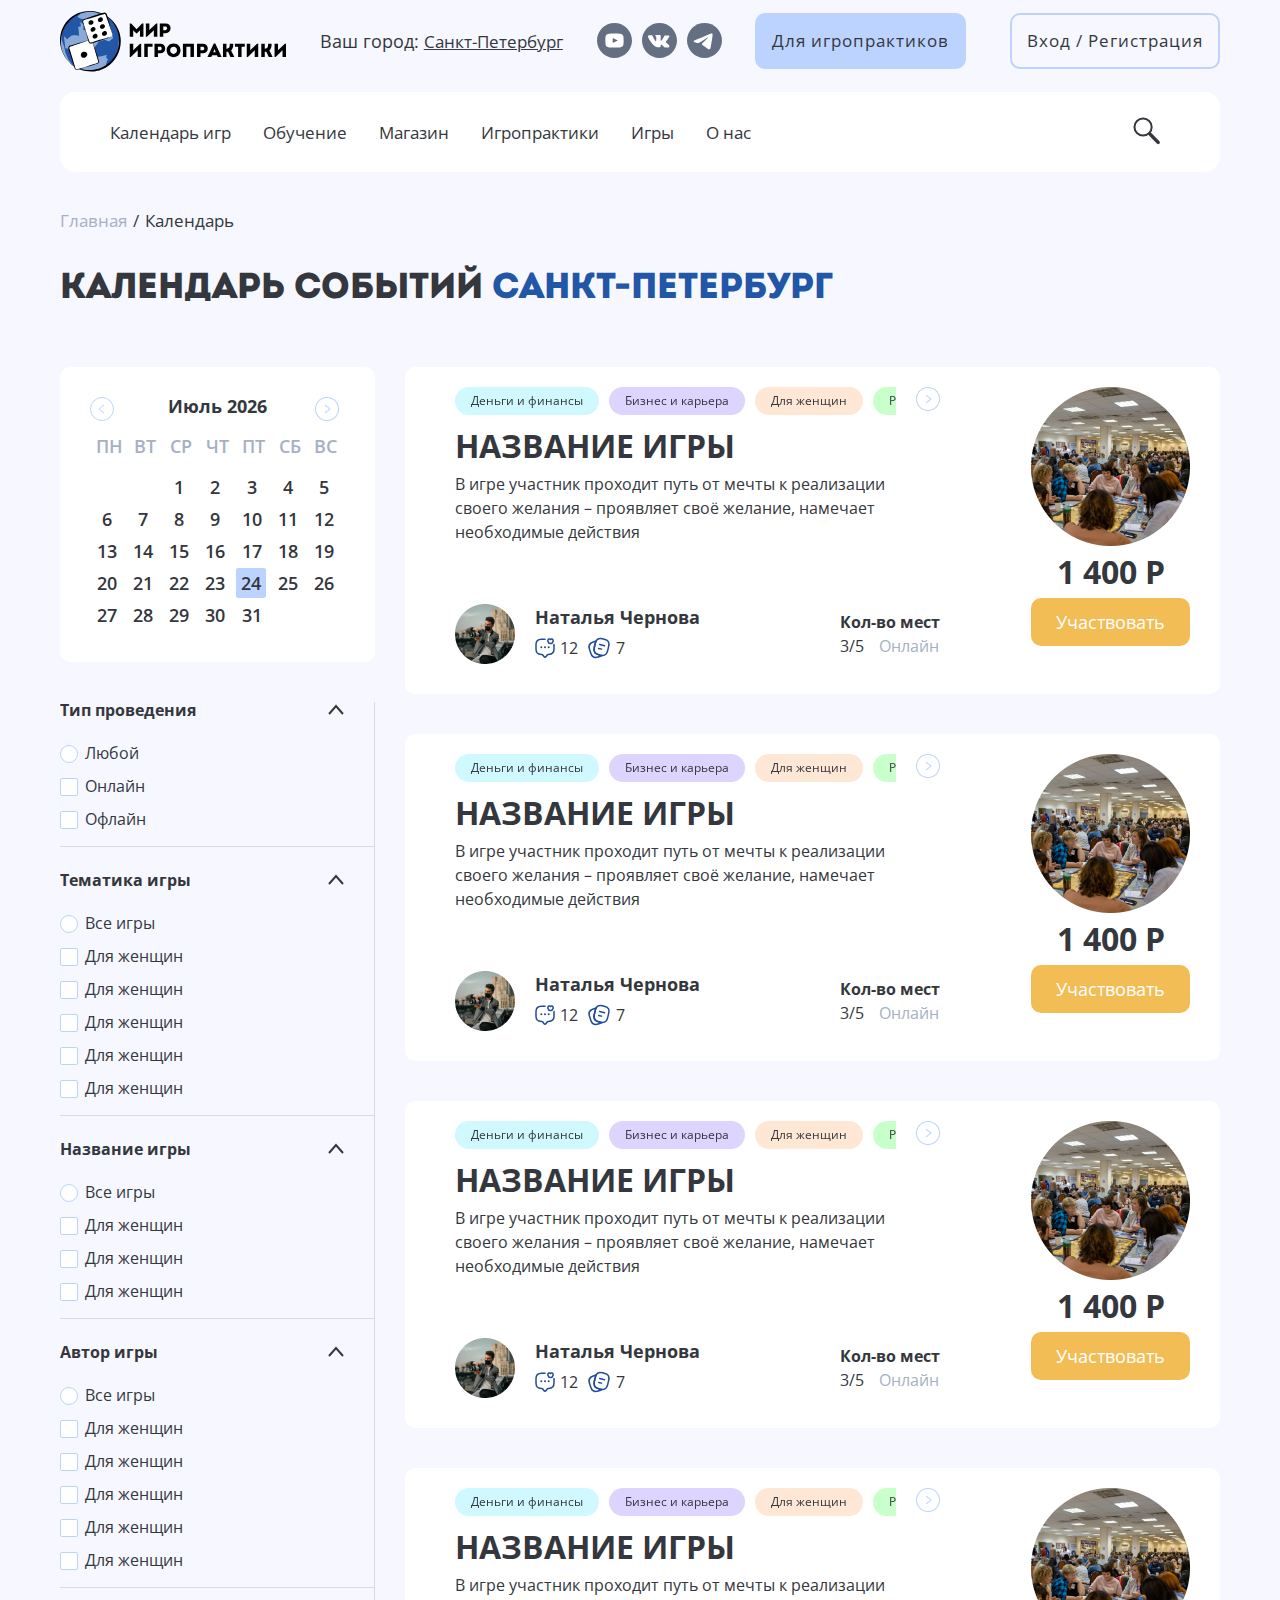
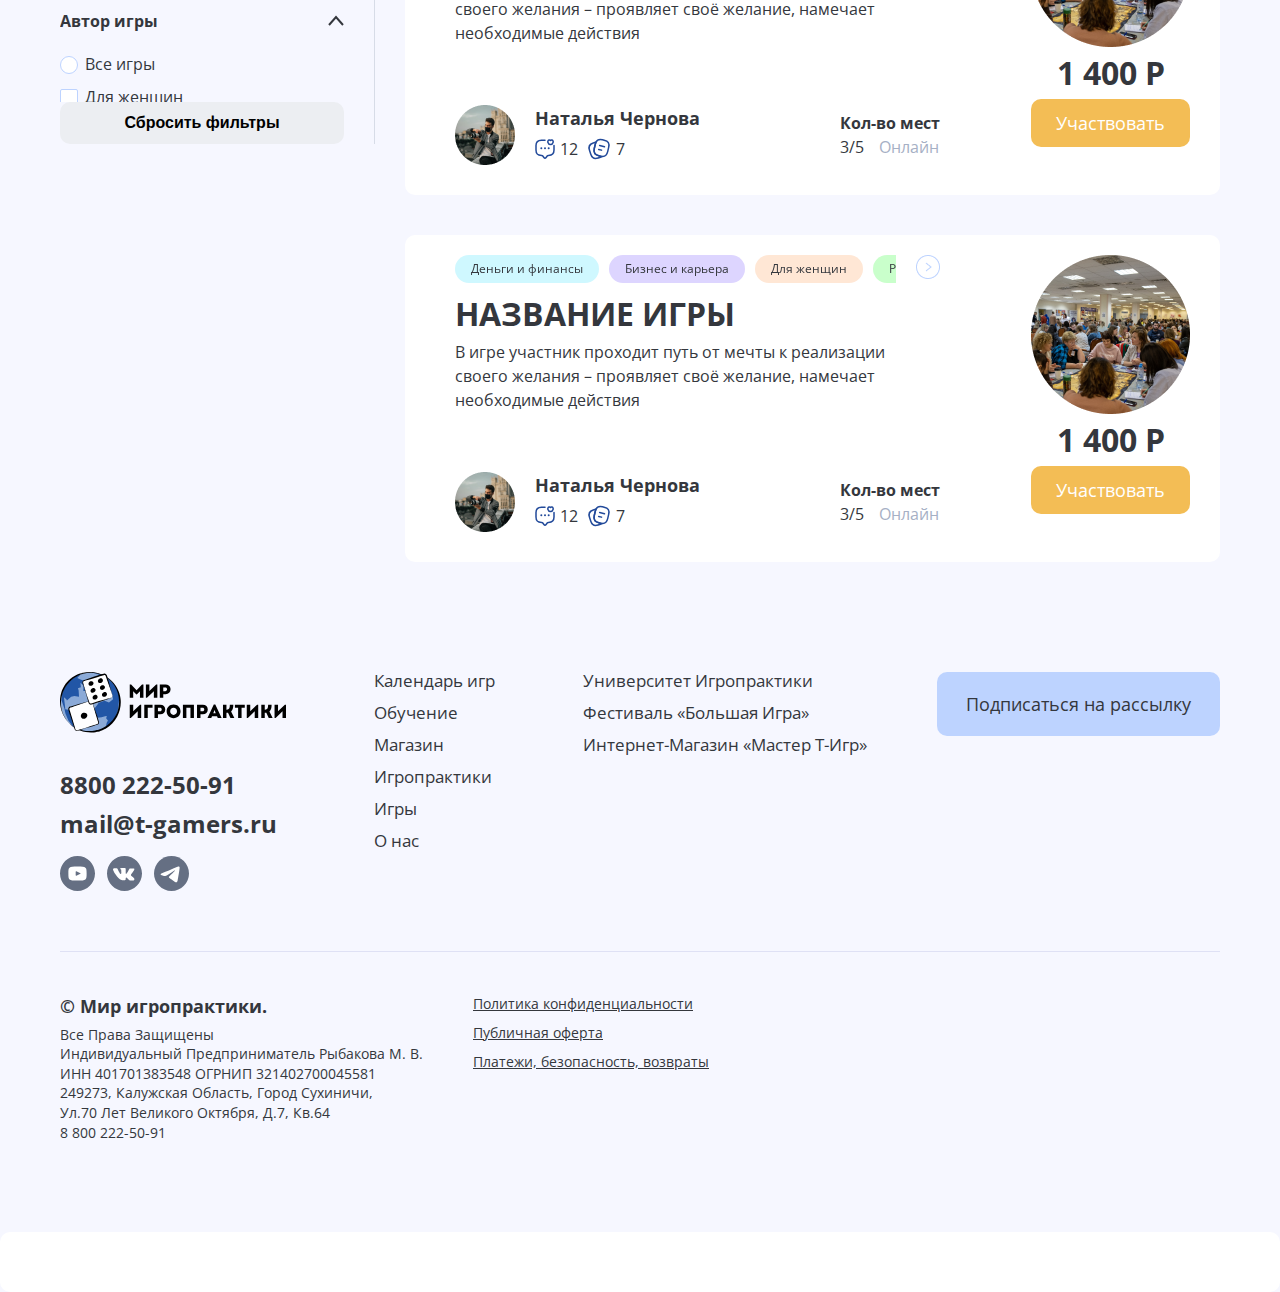
<file: calendar.html>
<!DOCTYPE html>
<html lang="en">
<head>
	<meta charset="UTF-8">
	<meta http-equiv="X-UA-Compatible" content="IE=edge">
	<meta name="viewport" content="width=device-width, initial-scale=1.0">
	<link href="https://fonts.googleapis.com/css?family=Open+Sans:regular,600,700&display=swap" rel="stylesheet" />
	<link rel="stylesheet" href="libs/fancybox/dist/jquery.fancybox.min.css">
	<link rel="stylesheet" href="libs/select2/select2.min.css">
	<link rel="stylesheet" href="css/datepicker.css">
	<link rel="stylesheet" href="css/style.css">
	<link rel="stylesheet" href="css/main.css">
	<link rel="stylesheet" href="css/inner.css">

	<title>Календарь</title>
</head>

<body>
	<div class="wrapper">
		<header class="header">
			<div class="container">
				<div class="header_menu">
					<a href="index.html" class="header_logo"><img src="images/logo.svg" alt="логотип"></a>
					<div class="header_location">Ваш город: <a href="#changecity" data-fancybox="">Санкт-Петербург</a></div>
					<div class="header_socials">
						<ul>
							<li>
								<a href="index.html">
									<svg width="35" height="35" viewBox="0 0 35 35" fill="none" xmlns="http://www.w3.org/2000/svg">
										<circle cx="17.5" cy="17.5" r="17.5" fill="white"/>
										<path d="M20.4221 17.1956L16.3279 15.2851C15.9706 15.1193 15.6771 15.3052 15.6771 15.7008V19.2992C15.6771 19.6948 15.9706 19.8807 16.3279 19.7149L20.4203 17.8044C20.7794 17.6367 20.7794 17.3633 20.4221 17.1956ZM17.5 0C7.83489 0 0 7.83489 0 17.5C0 27.1651 7.83489 35 17.5 35C27.1651 35 35 27.1651 35 17.5C35 7.83489 27.1651 0 17.5 0ZM17.5 24.6093C8.54217 24.6093 8.38544 23.8018 8.38544 17.5C8.38544 11.1982 8.54217 10.3906 17.5 10.3906C26.4578 10.3906 26.6146 11.1982 26.6146 17.5C26.6146 23.8018 26.4578 24.6093 17.5 24.6093Z" fill="#656F83"/>
										</svg>
								</a>
							</li>
							<li>
								<a href="index.html">
									<svg width="35" height="35" viewBox="0 0 35 35" fill="none" xmlns="http://www.w3.org/2000/svg">
										<circle cx="17.5" cy="17.5" r="17.5" fill="white"/>
										<path d="M17.5 0C7.83481 0 0 7.83481 0 17.5C0 27.1652 7.83481 35 17.5 35C27.1652 35 35 27.1652 35 17.5C35 7.83481 27.1652 0 17.5 0ZM26.9051 24.141C26.1583 24.608 23.1234 24.7472 22.3887 24.2134C21.9857 23.9207 21.6172 23.5545 21.2673 23.2057C21.0224 22.9619 20.7445 22.8436 20.5341 22.579C20.3623 22.3625 20.2444 22.107 20.0636 21.8932C19.7584 21.5346 19.2887 21.2294 18.9171 21.6676C18.3576 22.3269 19.0051 23.6216 18.259 24.1141C18.0088 24.2794 17.7563 24.3271 17.4435 24.3036L16.7509 24.3351C16.3441 24.343 15.6996 24.3468 15.2367 24.2634C14.7203 24.1702 14.2938 23.8881 13.8267 23.6811C12.9404 23.288 12.0961 22.7523 11.4535 22.0103C9.70461 19.9897 7.35561 17.2107 6.44308 14.6703C6.25541 14.1482 5.75953 13.1144 6.22964 12.6666C6.86882 12.2022 10.006 12.0714 10.4955 12.7895C10.6941 13.0814 10.8196 13.5083 10.9602 13.8393C11.1354 14.2517 11.2302 14.6403 11.5039 15.0054C11.7462 15.3292 11.9247 15.6548 12.112 16.0097C12.3224 16.4081 12.5211 16.7903 12.777 17.1569C12.9506 17.4064 13.4097 17.9026 13.6997 17.9394C14.4079 18.03 14.364 16.3092 14.3113 15.8891C14.2608 15.4842 14.2479 15.0547 14.2612 14.6441C14.2726 14.2938 14.304 13.8002 14.0967 13.5144C13.7585 13.048 13.0052 13.3968 12.9464 12.7701C13.0708 12.5923 13.0446 12.4346 13.8753 12.1609C14.5296 11.9459 14.9523 11.9528 15.3838 11.9873C16.2633 12.0578 17.1959 11.8197 18.0452 12.1048C18.8565 12.3781 18.731 13.531 18.7037 14.2218C18.6669 15.1646 18.7063 16.0851 18.7037 17.0424C18.7026 17.478 18.6851 17.9022 19.2166 17.8666C19.7148 17.8336 19.7656 17.4143 20.0033 17.0686C20.3339 16.5863 20.6376 16.0973 20.9742 15.6169C21.428 14.9675 21.5653 14.2377 21.9925 13.5724C22.1453 13.3347 22.2769 12.8282 22.5123 12.6401C22.6905 12.4972 23.029 12.5719 23.2447 12.5719H23.7577C24.1501 12.5719 24.5504 12.5688 24.9538 12.5829C25.5346 12.603 26.1852 12.4695 26.761 12.551C29.2462 12.9017 23.6375 18.2143 23.9294 19.1628C24.1311 19.8179 25.4106 20.55 25.8724 21.0864C26.4854 21.8011 28.3727 23.2216 26.9051 24.141Z" fill="#656F83"/>
										</svg>
								</a>
							</li>
							<li>
								<a href="index.html">
									<svg width="35" height="35" viewBox="0 0 35 35" fill="none" xmlns="http://www.w3.org/2000/svg">
										<path d="M17.5 35C27.165 35 35 27.165 35 17.5C35 7.83502 27.165 0 17.5 0C7.83502 0 0 7.83502 0 17.5C0 27.165 7.83502 35 17.5 35Z" fill="#656F83"/>
										<path d="M7.92124 17.3151C13.0228 15.0924 16.4247 13.627 18.1268 12.9191C22.9868 10.8976 23.9966 10.5465 24.6548 10.5348C24.7996 10.5324 25.1233 10.5682 25.333 10.7384C25.51 10.882 25.5587 11.0761 25.582 11.2123C25.6053 11.3485 25.6344 11.6588 25.6113 11.9012C25.3479 14.6684 24.2084 21.3835 23.6286 24.4828C23.3833 25.7942 22.9003 26.2339 22.4327 26.277C21.4164 26.3705 20.6447 25.6054 19.6604 24.9601C18.1202 23.9505 17.2501 23.322 15.755 22.3368C14.0272 21.1982 15.1473 20.5724 16.1319 19.5497C16.3896 19.282 20.8673 15.2093 20.9539 14.8398C20.9648 14.7936 20.9748 14.6213 20.8725 14.5304C20.7702 14.4394 20.6192 14.4705 20.5102 14.4953C20.3557 14.5303 17.8952 16.1567 13.1286 19.3742C12.4302 19.8538 11.7976 20.0875 11.2308 20.0753C10.6059 20.0618 9.40399 19.722 8.51047 19.4315C7.41453 19.0753 6.5435 18.8869 6.61935 18.2819C6.65886 17.9668 7.09282 17.6445 7.92124 17.3151Z" fill="white"/>
										</svg>
								</a>
							</li>
						</ul>
					</div>
					<div class="header_button">
						<a href="index.html" class="button button_blue">Для игропрактиков</a>
					</div>
					<div class="header_button">
						<a href="#login" class="button button_white" data-fancybox="">Вход / Регистрация</a>
					</div>
					<div class="header_burger">
						<div class="top-line"></div>
						<div class="middle-line"></div>
						<div class="bottom-line"></div>
					</div>
				</div>
				<div class="header_nav">
					<nav>
						<ul class="menu_list">
							<li><a href="calendar.html">Календарь игр</a></li>
							<li><a href="https://gameuniversity.ru/" target="_blank">Обучение</a></li>
							<li><a href="https://mastertigr.ru/" target="_blank">Магазин</a></li>
							<li><a href="games.html">Игропрактики</a></li>
							<li><a href="transf.html">Игры</a></li>
							<li><a href="info.html">О нас</a></li>
						</ul>
					</nav>
					<div class="header_search">
						<input id="email" type="text" placeholder="Введите фразу для поиска" class="input"/>
						<div class="search_block">
							<button class="btn_search">
								<svg width="32" height="30" viewBox="0 0 32 30" fill="none" xmlns="http://www.w3.org/2000/svg">
									<path d="M17.8958 17L26.7183 26C26.9575 26.2506 26.9571 26.6571 26.7193 26.9061L26.6878 26.9391C26.4491 27.189 26.0624 27.1893 25.8224 26.9381L17 17.9381" stroke="#34373D" stroke-width="2.00015" stroke-linecap="round" stroke-linejoin="round"/>
									<path fill-rule="evenodd" clip-rule="evenodd" d="M11.0773 19.4596C15.8355 19.4596 19.6927 15.648 19.6927 10.9461C19.6927 6.24425 15.8355 2.43262 11.0773 2.43262C6.31915 2.43262 2.46191 6.24425 2.46191 10.9461C2.46191 15.648 6.31915 19.4596 11.0773 19.4596Z" stroke="#34373D" stroke-width="2.00015" stroke-linecap="round" stroke-linejoin="round"/>
								</svg>
							</button>
						</div>
				</div>
				</div>
				<div class="header_mob">
					<a href="index.html" class="header_logo"><img src="images/logo.svg" alt="логотип"></a>
				</div>
			</div>
		</header>
		<main class="main">
			<div class="container">
				<ul class="breadcrumbs">
					<li class="breadcrumbs_item">
						<a href="index.html" class="breadcrumbs_link">
							Главная
						</a>
					</li>
					<div class="breadcrumbs_arrow">
						/
					</div>
					<li class="breadcrumbs_item">
						<a href="#" class="breadcrumbs_link active">
							Календарь
						</a>
					</li>
				</ul>
			</div>
			<section class="section calendar">
				<div class="container">
					<div class="calendar_wrapper">
						<div class="calendar_title">
							Календарь событий <span>санкт-петербург</span>
						</div>
						<form class="calendar_menu">
							<div class="calendar_wrap">
								<div id="datepicker"></div>
							</div>
							<div class="calendar_menu-wrap">
								<div class="calendar_menu-item">
									<div class="calendar_menu-top">
										<span>
											Тип проведения
										</span>
										<svg width="16" height="11" viewBox="0 0 16 11" fill="none" xmlns="http://www.w3.org/2000/svg">
											<path d="M15 10L8 2L1 10" stroke="#34373D" stroke-width="2"/>
										</svg>										
									</div>
									<div class="calendar_menu-inputs active">
										<div class="custom-checkbox radio">
											<label for="11">
												<input type="radio" name="choose1" id="11" required>
												<span class="checkmark"></span>
												Любой
											</label>
										</div>
										<div class="custom-checkbox">
											<label for="12">
												<input type="radio" name="choose1" id="12" required>
												<span class="checkmark"></span>
												Онлайн
											</label>
										</div>
										<div class="custom-checkbox">
											<label for="13">
												<input type="radio" name="choose1" id="13" required>
												<span class="checkmark"></span>
												Офлайн
											</label>
										</div>
									</div>
								</div>
								<div class="calendar_menu-item">
									<div class="calendar_menu-top">
										<span>
											Тематика игры
										</span>
										<svg width="16" height="11" viewBox="0 0 16 11" fill="none" xmlns="http://www.w3.org/2000/svg">
											<path d="M15 10L8 2L1 10" stroke="#34373D" stroke-width="2"/>
										</svg>										
									</div>
									<div class="calendar_menu-inputs active">
										<div class="custom-checkbox radio">
											<label for="14">
												<input type="checkbox" name="choose2" id="14" required>
												<span class="checkmark"></span>
												Все игры
											</label>
										</div>
										<div class="custom-checkbox">
											<label for="15">
												<input type="checkbox" name="choose2" id="15" required>
												<span class="checkmark"></span>
												Для женщин
											</label>
										</div>
										<div class="custom-checkbox">
											<label for="16">
												<input type="checkbox" name="choose2" id="16" required>
												<span class="checkmark"></span>
												Для женщин
											</label>
										</div>
										<div class="custom-checkbox">
											<label for="17">
												<input type="checkbox" name="choose2" id="17" required>
												<span class="checkmark"></span>
												Для женщин
											</label>
										</div>
										<div class="custom-checkbox">
											<label for="18">
												<input type="checkbox" name="choose2" id="18" required>
												<span class="checkmark"></span>
												Для женщин
											</label>
										</div>
										<div class="custom-checkbox">
											<label for="19">
												<input type="checkbox" name="choose2" id="19" required>
												<span class="checkmark"></span>
												Для женщин
											</label>
										</div>
									</div>
								</div>
								<div class="calendar_menu-item">
									<div class="calendar_menu-top">
										<span>
											Название игры
										</span>
										<svg width="16" height="11" viewBox="0 0 16 11" fill="none" xmlns="http://www.w3.org/2000/svg">
											<path d="M15 10L8 2L1 10" stroke="#34373D" stroke-width="2"/>
										</svg>										
									</div>
									<div class="calendar_menu-inputs active">
										<div class="custom-checkbox radio">
											<label for="20">
												<input type="checkbox" name="choose3" id="20" required>
												<span class="checkmark"></span>
												Все игры
											</label>
										</div>
										<div class="custom-checkbox">
											<label for="21">
												<input type="checkbox" name="choose3" id="21" required>
												<span class="checkmark"></span>
												Для женщин
											</label>
										</div>
										<div class="custom-checkbox">
											<label for="22">
												<input type="checkbox" name="choose3" id="22" required>
												<span class="checkmark"></span>
												Для женщин
											</label>
										</div>
										<div class="custom-checkbox">
											<label for="23">
												<input type="checkbox" name="choose3" id="23" required>
												<span class="checkmark"></span>
												Для женщин
											</label>
										</div>
									</div>
								</div>
								<div class="calendar_menu-item">
									<div class="calendar_menu-top">
										<span>
											Автор игры
										</span>
										<svg width="16" height="11" viewBox="0 0 16 11" fill="none" xmlns="http://www.w3.org/2000/svg">
											<path d="M15 10L8 2L1 10" stroke="#34373D" stroke-width="2"/>
										</svg>										
									</div>
									<div class="calendar_menu-inputs active">
										<div class="custom-checkbox radio">
											<label for="24">
												<input type="checkbox" name="choose4" id="24" required>
												<span class="checkmark"></span>
												Все игры
											</label>
										</div>
										<div class="custom-checkbox">
											<label for="25">
												<input type="checkbox" name="choose4" id="25" required>
												<span class="checkmark"></span>
												Для женщин
											</label>
										</div>
										<div class="custom-checkbox">
											<label for="26">
												<input type="checkbox" name="choose4" id="26" required>
												<span class="checkmark"></span>
												Для женщин
											</label>
										</div>
										<div class="custom-checkbox">
											<label for="27">
												<input type="checkbox" name="choose4" id="27" required>
												<span class="checkmark"></span>
												Для женщин
											</label>
										</div>
										<div class="custom-checkbox">
											<label for="28">
												<input type="checkbox" name="choose4" id="28" required>
												<span class="checkmark"></span>
												Для женщин
											</label>
										</div>
										<div class="custom-checkbox">
											<label for="29">
												<input type="checkbox" name="choose4" id="29" required>
												<span class="checkmark"></span>
												Для женщин
											</label>
										</div>
									</div>
								</div>
								<div class="calendar_menu-item">
									<div class="calendar_menu-top">
										<span>
											Автор игры
										</span>
										<svg width="16" height="11" viewBox="0 0 16 11" fill="none" xmlns="http://www.w3.org/2000/svg">
											<path d="M15 10L8 2L1 10" stroke="#34373D" stroke-width="2"/>
										</svg>										
									</div>
									<div class="calendar_menu-inputs active">
										<div class="custom-checkbox radio">
											<label for="30">
												<input type="checkbox" name="choose5" id="30" required>
												<span class="checkmark"></span>
												Все игры
											</label>
										</div>
										<div class="custom-checkbox">
											<label for="31">
												<input type="checkbox" name="choose5" id="31" required>
												<span class="checkmark"></span>
												Для женщин
											</label>
										</div>
										<div class="custom-checkbox">
											<label for="32">
												<input type="checkbox" name="choose5" id="32" required>
												<span class="checkmark"></span>
												Для женщин
											</label>
										</div>
										<div class="custom-checkbox">
											<label for="33">
												<input type="checkbox" name="choose5" id="33" required>
												<span class="checkmark"></span>
												Для женщин
											</label>
										</div>
										<div class="custom-checkbox">
											<label for="34">
												<input type="checkbox" name="choose5" id="34" required>
												<span class="checkmark"></span>
												Для женщин
											</label>
										</div>
										<div class="custom-checkbox">
											<label for="35">
												<input type="checkbox" name="choose5" id="35" required>
												<span class="checkmark"></span>
												Для женщин
											</label>
										</div>
									</div>
								</div>
							</div>
							<div class="calendar_menu-button">
								<button type="reset">Сбросить фильтры</button>
							</div>
							<div class="calendar_menu-filter">
								<span>Фильтры</span>
								<svg width="23" height="15" viewBox="0 0 23 15" fill="none" xmlns="http://www.w3.org/2000/svg">
									<path d="M14.2066 0.246402C13.5732 0.38566 13.0522 0.677652 12.5625 1.17179C12.2481 1.48625 12.1357 1.63898 11.965 1.97589C11.8482 2.205 11.7359 2.48351 11.709 2.58683L11.6596 2.78449H6.1252H0.590825L0.393169 2.88332C0.119146 3.02257 -0.0201122 3.26964 0.00234879 3.56164C0.0248097 3.80421 0.123638 3.97043 0.348247 4.11867L0.496489 4.22199H6.07129H11.6461L11.7449 4.54992C12.0279 5.47531 12.8275 6.30187 13.7709 6.64777C14.6828 6.98019 15.6082 6.9173 16.4887 6.4591C17.2613 6.0548 17.9531 5.18332 18.1598 4.34328L18.1912 4.22199H20.3385H22.4813L22.6295 4.11867C22.8541 3.97043 22.9529 3.80421 22.9754 3.56164C22.9979 3.26964 22.8586 3.02257 22.5846 2.88332C22.3869 2.78449 22.3734 2.78449 20.2846 2.78449H18.1867L18.1373 2.59132C18.0475 2.25441 17.7465 1.69289 17.4859 1.37843C16.8525 0.614761 15.8822 0.170035 14.8715 0.183511C14.6559 0.188004 14.3549 0.214957 14.2066 0.246402ZM15.4914 1.70187C16.1832 1.9175 16.6729 2.488 16.7986 3.22921C17.0098 4.45558 15.8912 5.59211 14.6649 5.39894C13.5328 5.22375 12.7916 4.10968 13.0836 3.03156C13.1779 2.68566 13.4295 2.27687 13.6721 2.07472C13.8697 1.90851 14.2516 1.71086 14.4672 1.66144C14.7412 1.59406 15.2039 1.61652 15.4914 1.70187Z" fill="#2256A6"/>
									<path d="M7.24414 8.44517C6.09414 8.74614 5.21367 9.5772 4.85879 10.7002L4.78242 10.9563L2.6127 10.9698C0.501367 10.9832 0.442969 10.9877 0.32168 11.0776C0.0835937 11.2528 0.0117188 11.3965 0.0117188 11.6795C0.0117188 11.9625 0.0835937 12.1063 0.32168 12.2815C0.442969 12.3713 0.501367 12.3758 2.61719 12.3893L4.79141 12.4028L4.86328 12.6543C5.07891 13.3911 5.66289 14.1368 6.34121 14.55C6.48047 14.6309 6.76797 14.7612 6.98359 14.8375C7.32051 14.9543 7.46426 14.9768 7.93145 14.9948C8.61426 15.0217 8.95566 14.9498 9.55762 14.6534C10.3123 14.285 10.9816 13.5123 11.2287 12.7262L11.332 12.3983L16.9338 12.3893C22.5086 12.3758 22.5355 12.3758 22.6568 12.2815C22.8949 12.1063 22.9668 11.9625 22.9668 11.6795C22.9668 11.3965 22.8949 11.2528 22.6568 11.0776C22.5355 10.9832 22.5086 10.9832 16.9338 10.9698L11.332 10.9608L11.2287 10.6284C10.9816 9.84224 10.3033 9.0606 9.53965 8.69224C9.31504 8.58442 9.00059 8.46313 8.83887 8.4272C8.43008 8.32837 7.64395 8.33735 7.24414 8.44517ZM8.67266 9.87817C9.77773 10.26 10.2764 11.5223 9.7418 12.569C9.53516 12.9778 9.14883 13.3012 8.67266 13.4764C8.43906 13.5618 8.32676 13.5752 7.97637 13.5573C7.62598 13.5438 7.50918 13.5168 7.25312 13.4C6.29629 12.9508 5.88301 11.7918 6.34121 10.8485C6.56133 10.4083 6.88926 10.1073 7.38789 9.90063C7.7293 9.76138 8.2998 9.75239 8.67266 9.87817Z" fill="#2256A6"/>
								</svg>										
							</div>
							<div class="calendar_menu-mob">
								<div class="calendar_menu-close">
									<svg width="34" height="34" viewBox="0 0 34 34" fill="none" xmlns="http://www.w3.org/2000/svg">
										<line x1="8.1318" y1="25.1025" x2="25.1024" y2="8.13194" stroke="#34373D"/>
										<line x1="25.1025" y1="25.8096" x2="8.13194" y2="8.83905" stroke="#34373D"/>
									</svg>
								</div>
								<div class="calendar_menu-hide">
									<a href="">
										Показать
									</a>
								</div>
							</div>
						</form>
						<div class="calendar_items">
							<div class="calendar_item">
								<div class="calendar_item-left">
									<div class="calendar_item-carousel">
										<div class="calendar_item-flag" style="background: #CFF8FF;">
											Деньги и финансы
										</div>
										<div class="calendar_item-flag" style="background: #DDD5FF;">
											Бизнес и карьера
										</div>
										<div class="calendar_item-flag" style="background: #FFE7D5;">
											Для женщин
										</div>
										<div class="calendar_item-flag" style="background: #C9FFCB;">
											Род и семья
										</div>
										<div class="calendar_item-flag" style="background: #FFD7CF;">
											Любовь и отношения
										</div>
										<div class="calendar_item-flag" style="background: #C7D9FF;">
											Для мужчин
										</div>
										<div class="calendar_item-flag" style="background: #FFDDBE;">
											Дети и подростки
										</div>
										<div class="calendar_item-flag" style="background: #FDC9C9;">
											Здоровье и красота
										</div>
										<div class="calendar_item-flag" style="background: #D0D5FF;">
											Предназначение и самореализация
										</div>
										<div class="calendar_item-flag" style="background: #BAE3FA;">
											Саморазвитие и личностный рост
										</div>
										<div class="calendar_item-flag" style="background: #BAFAE3;">
											Хобби и досуг
										</div>
									</div>
									<div class="calendar_item-title">
										название игры
									</div>
									<div class="calendar_item-desc">
										В игре участник проходит путь от мечты к реализации своего желания – проявляет своё желание, намечает необходимые действия
									</div>
									<div class="calendar_item-bottom">
										<div class="calendar_item-author">
											<div class="calendar_item-img">
												<img src="./images/calendaritemimg.png" alt="">
											</div>
											<div class="calendar_item-info">
												<div class="calendar_item-name">
													Наталья Чернова
												</div>
												<div class="calendar_item-infoblocks">
													<div class="calendar_item-infoblock">
														<svg width="20" height="20" viewBox="0 0 20 20" fill="none" xmlns="http://www.w3.org/2000/svg">
															<path d="M19 6.55182V11.0384C19 14.6276 17.2 16.4222 13.6 16.4222H13.15C12.871 16.4222 12.601 16.5568 12.43 16.7811L11.08 18.5757C10.486 19.3654 9.514 19.3654 8.92 18.5757L7.57 16.7811C7.426 16.5837 7.093 16.4222 6.85 16.4222H6.4C2.8 16.4222 1 15.5249 1 11.0384V6.55182C1 2.96258 2.8 1.16797 6.4 1.16797H10" stroke="#224A9A" stroke-width="1.5" stroke-miterlimit="10" stroke-linecap="round" stroke-linejoin="round"/>
															<path d="M12.9334 3.40308C12.6309 2.49558 12.9884 1.37725 13.9784 1.06558C14.4918 0.909749 15.1334 1.03808 15.5001 1.52392C15.8484 1.01975 16.5084 0.909749 17.0218 1.06558C18.0118 1.36808 18.3693 2.49558 18.0668 3.40308C17.5993 4.84225 15.9584 5.58475 15.5001 5.58475C15.0418 5.58475 13.4193 4.85142 12.9334 3.40308Z" stroke="#224A9A" stroke-width="1.5" stroke-linecap="round" stroke-linejoin="round"/>
															<path d="M13.6633 9.25179H13.6715" stroke="#224A9A" stroke-width="2" stroke-linecap="round" stroke-linejoin="round"/>
															<path d="M9.99578 9.25179H10.004" stroke="#224A9A" stroke-width="2" stroke-linecap="round" stroke-linejoin="round"/>
															<path d="M6.3283 9.25179H6.33653" stroke="#224A9A" stroke-width="2" stroke-linecap="round" stroke-linejoin="round"/>
														</svg>														
														<span>12</span>
													</div>
													<div class="calendar_item-infoblock">
														<svg width="24" height="24" viewBox="0 0 24 24" fill="none" xmlns="http://www.w3.org/2000/svg">
															<path d="M21.6602 10.44L20.6802 14.62C19.8402 18.23 18.1802 19.69 15.0602 19.39C14.5602 19.35 14.0202 19.26 13.4402 19.12L11.7602 18.72C7.59018 17.73 6.30018 15.67 7.28018 11.49L8.26018 7.30001C8.46018 6.45001 8.70018 5.71001 9.00018 5.10001C10.1702 2.68001 12.1602 2.03001 15.5002 2.82001L17.1702 3.21001C21.3602 4.19001 22.6402 6.26001 21.6602 10.44Z" stroke="#224A9A" stroke-width="1.5" stroke-linecap="round" stroke-linejoin="round"/>
															<path d="M15.0599 19.3901C14.4399 19.8101 13.6599 20.1601 12.7099 20.4701L11.1299 20.9901C7.15985 22.2701 5.06985 21.2001 3.77985 17.2301L2.49985 13.2801C1.21985 9.3101 2.27985 7.2101 6.24985 5.9301L7.82985 5.4101C8.23985 5.2801 8.62985 5.1701 8.99985 5.1001C8.69985 5.7101 8.45985 6.4501 8.25985 7.3001L7.27985 11.4901C6.29985 15.6701 7.58985 17.7301 11.7599 18.7201L13.4399 19.1201C14.0199 19.2601 14.5599 19.3501 15.0599 19.3901Z" stroke="#224A9A" stroke-width="1.5" stroke-linecap="round" stroke-linejoin="round"/>
															<path d="M12.6401 8.52979L17.4901 9.75979" stroke="#224A9A" stroke-width="1.5" stroke-linecap="round" stroke-linejoin="round"/>
															<path d="M11.6602 12.3999L14.5602 13.1399" stroke="#224A9A" stroke-width="1.5" stroke-linecap="round" stroke-linejoin="round"/>
														</svg>																											
														<span>7</span>
													</div>
												</div>
											</div>
										</div>
										<div class="calendar_item-seats">
											<div class="calendar_item-counttitle">
												Кол-во мест
											</div>
											<div class="calendar_item-seats-bottom">
												<div class="calendar_item-seats-counts">
													3/5
												</div>
												<div class="calendar_item-seats-status">
													Онлайн
												</div>
											</div>
										</div>
									</div>
								</div>
								<div class="calendar_item-right">
									<div class="calendar_item-logo">
										<img src="./images/calendarlogo.png" alt="">
									</div>
									<div class="calendar_item-right-bottom">
										<div class="calendar_item-price">
											1 400 р 
										</div>
										<a href="" class="calendar_item-button">
											Участвовать
										</a>
									</div>
								</div>
							</div>
							<div class="calendar_item">
								<div class="calendar_item-left">
									<div class="calendar_item-carousel">
										<div class="calendar_item-flag" style="background: #CFF8FF;">
											Деньги и финансы
										</div>
										<div class="calendar_item-flag" style="background: #DDD5FF;">
											Бизнес и карьера
										</div>
										<div class="calendar_item-flag" style="background: #FFE7D5;">
											Для женщин
										</div>
										<div class="calendar_item-flag" style="background: #C9FFCB;">
											Род и семья
										</div>
										<div class="calendar_item-flag" style="background: #FFD7CF;">
											Любовь и отношения
										</div>
										<div class="calendar_item-flag" style="background: #C7D9FF;">
											Для мужчин
										</div>
										<div class="calendar_item-flag" style="background: #FFDDBE;">
											Дети и подростки
										</div>
										<div class="calendar_item-flag" style="background: #FDC9C9;">
											Здоровье и красота
										</div>
										<div class="calendar_item-flag" style="background: #D0D5FF;">
											Предназначение и самореализация
										</div>
										<div class="calendar_item-flag" style="background: #BAE3FA;">
											Саморазвитие и личностный рост
										</div>
										<div class="calendar_item-flag" style="background: #BAFAE3;">
											Хобби и досуг
										</div>
									</div>
									<div class="calendar_item-title">
										название игры
									</div>
									<div class="calendar_item-desc">
										В игре участник проходит путь от мечты к реализации своего желания – проявляет своё желание, намечает необходимые действия
									</div>
									<div class="calendar_item-bottom">
										<div class="calendar_item-author">
											<div class="calendar_item-img">
												<img src="./images/calendaritemimg.png" alt="">
											</div>
											<div class="calendar_item-info">
												<div class="calendar_item-name">
													Наталья Чернова
												</div>
												<div class="calendar_item-infoblocks">
													<div class="calendar_item-infoblock">
														<svg width="20" height="20" viewBox="0 0 20 20" fill="none" xmlns="http://www.w3.org/2000/svg">
															<path d="M19 6.55182V11.0384C19 14.6276 17.2 16.4222 13.6 16.4222H13.15C12.871 16.4222 12.601 16.5568 12.43 16.7811L11.08 18.5757C10.486 19.3654 9.514 19.3654 8.92 18.5757L7.57 16.7811C7.426 16.5837 7.093 16.4222 6.85 16.4222H6.4C2.8 16.4222 1 15.5249 1 11.0384V6.55182C1 2.96258 2.8 1.16797 6.4 1.16797H10" stroke="#224A9A" stroke-width="1.5" stroke-miterlimit="10" stroke-linecap="round" stroke-linejoin="round"/>
															<path d="M12.9334 3.40308C12.6309 2.49558 12.9884 1.37725 13.9784 1.06558C14.4918 0.909749 15.1334 1.03808 15.5001 1.52392C15.8484 1.01975 16.5084 0.909749 17.0218 1.06558C18.0118 1.36808 18.3693 2.49558 18.0668 3.40308C17.5993 4.84225 15.9584 5.58475 15.5001 5.58475C15.0418 5.58475 13.4193 4.85142 12.9334 3.40308Z" stroke="#224A9A" stroke-width="1.5" stroke-linecap="round" stroke-linejoin="round"/>
															<path d="M13.6633 9.25179H13.6715" stroke="#224A9A" stroke-width="2" stroke-linecap="round" stroke-linejoin="round"/>
															<path d="M9.99578 9.25179H10.004" stroke="#224A9A" stroke-width="2" stroke-linecap="round" stroke-linejoin="round"/>
															<path d="M6.3283 9.25179H6.33653" stroke="#224A9A" stroke-width="2" stroke-linecap="round" stroke-linejoin="round"/>
														</svg>														
														<span>12</span>
													</div>
													<div class="calendar_item-infoblock">
														<svg width="24" height="24" viewBox="0 0 24 24" fill="none" xmlns="http://www.w3.org/2000/svg">
															<path d="M21.6602 10.44L20.6802 14.62C19.8402 18.23 18.1802 19.69 15.0602 19.39C14.5602 19.35 14.0202 19.26 13.4402 19.12L11.7602 18.72C7.59018 17.73 6.30018 15.67 7.28018 11.49L8.26018 7.30001C8.46018 6.45001 8.70018 5.71001 9.00018 5.10001C10.1702 2.68001 12.1602 2.03001 15.5002 2.82001L17.1702 3.21001C21.3602 4.19001 22.6402 6.26001 21.6602 10.44Z" stroke="#224A9A" stroke-width="1.5" stroke-linecap="round" stroke-linejoin="round"/>
															<path d="M15.0599 19.3901C14.4399 19.8101 13.6599 20.1601 12.7099 20.4701L11.1299 20.9901C7.15985 22.2701 5.06985 21.2001 3.77985 17.2301L2.49985 13.2801C1.21985 9.3101 2.27985 7.2101 6.24985 5.9301L7.82985 5.4101C8.23985 5.2801 8.62985 5.1701 8.99985 5.1001C8.69985 5.7101 8.45985 6.4501 8.25985 7.3001L7.27985 11.4901C6.29985 15.6701 7.58985 17.7301 11.7599 18.7201L13.4399 19.1201C14.0199 19.2601 14.5599 19.3501 15.0599 19.3901Z" stroke="#224A9A" stroke-width="1.5" stroke-linecap="round" stroke-linejoin="round"/>
															<path d="M12.6401 8.52979L17.4901 9.75979" stroke="#224A9A" stroke-width="1.5" stroke-linecap="round" stroke-linejoin="round"/>
															<path d="M11.6602 12.3999L14.5602 13.1399" stroke="#224A9A" stroke-width="1.5" stroke-linecap="round" stroke-linejoin="round"/>
														</svg>																											
														<span>7</span>
													</div>
												</div>
											</div>
										</div>
										<div class="calendar_item-seats">
											<div class="calendar_item-counttitle">
												Кол-во мест
											</div>
											<div class="calendar_item-seats-bottom">
												<div class="calendar_item-seats-counts">
													3/5
												</div>
												<div class="calendar_item-seats-status">
													Онлайн
												</div>
											</div>
										</div>
									</div>
								</div>
								<div class="calendar_item-right">
									<div class="calendar_item-logo">
										<img src="./images/calendarlogo.png" alt="">
									</div>
									<div class="calendar_item-right-bottom">
										<div class="calendar_item-price">
											1 400 р 
										</div>
										<a href="" class="calendar_item-button">
											Участвовать
										</a>
									</div>
								</div>
							</div>
							<div class="calendar_item">
								<div class="calendar_item-left">
									<div class="calendar_item-carousel">
										<div class="calendar_item-flag" style="background: #CFF8FF;">
											Деньги и финансы
										</div>
										<div class="calendar_item-flag" style="background: #DDD5FF;">
											Бизнес и карьера
										</div>
										<div class="calendar_item-flag" style="background: #FFE7D5;">
											Для женщин
										</div>
										<div class="calendar_item-flag" style="background: #C9FFCB;">
											Род и семья
										</div>
										<div class="calendar_item-flag" style="background: #FFD7CF;">
											Любовь и отношения
										</div>
										<div class="calendar_item-flag" style="background: #C7D9FF;">
											Для мужчин
										</div>
										<div class="calendar_item-flag" style="background: #FFDDBE;">
											Дети и подростки
										</div>
										<div class="calendar_item-flag" style="background: #FDC9C9;">
											Здоровье и красота
										</div>
										<div class="calendar_item-flag" style="background: #D0D5FF;">
											Предназначение и самореализация
										</div>
										<div class="calendar_item-flag" style="background: #BAE3FA;">
											Саморазвитие и личностный рост
										</div>
										<div class="calendar_item-flag" style="background: #BAFAE3;">
											Хобби и досуг
										</div>
									</div>
									<div class="calendar_item-title">
										название игры
									</div>
									<div class="calendar_item-desc">
										В игре участник проходит путь от мечты к реализации своего желания – проявляет своё желание, намечает необходимые действия
									</div>
									<div class="calendar_item-bottom">
										<div class="calendar_item-author">
											<div class="calendar_item-img">
												<img src="./images/calendaritemimg.png" alt="">
											</div>
											<div class="calendar_item-info">
												<div class="calendar_item-name">
													Наталья Чернова
												</div>
												<div class="calendar_item-infoblocks">
													<div class="calendar_item-infoblock">
														<svg width="20" height="20" viewBox="0 0 20 20" fill="none" xmlns="http://www.w3.org/2000/svg">
															<path d="M19 6.55182V11.0384C19 14.6276 17.2 16.4222 13.6 16.4222H13.15C12.871 16.4222 12.601 16.5568 12.43 16.7811L11.08 18.5757C10.486 19.3654 9.514 19.3654 8.92 18.5757L7.57 16.7811C7.426 16.5837 7.093 16.4222 6.85 16.4222H6.4C2.8 16.4222 1 15.5249 1 11.0384V6.55182C1 2.96258 2.8 1.16797 6.4 1.16797H10" stroke="#224A9A" stroke-width="1.5" stroke-miterlimit="10" stroke-linecap="round" stroke-linejoin="round"/>
															<path d="M12.9334 3.40308C12.6309 2.49558 12.9884 1.37725 13.9784 1.06558C14.4918 0.909749 15.1334 1.03808 15.5001 1.52392C15.8484 1.01975 16.5084 0.909749 17.0218 1.06558C18.0118 1.36808 18.3693 2.49558 18.0668 3.40308C17.5993 4.84225 15.9584 5.58475 15.5001 5.58475C15.0418 5.58475 13.4193 4.85142 12.9334 3.40308Z" stroke="#224A9A" stroke-width="1.5" stroke-linecap="round" stroke-linejoin="round"/>
															<path d="M13.6633 9.25179H13.6715" stroke="#224A9A" stroke-width="2" stroke-linecap="round" stroke-linejoin="round"/>
															<path d="M9.99578 9.25179H10.004" stroke="#224A9A" stroke-width="2" stroke-linecap="round" stroke-linejoin="round"/>
															<path d="M6.3283 9.25179H6.33653" stroke="#224A9A" stroke-width="2" stroke-linecap="round" stroke-linejoin="round"/>
														</svg>														
														<span>12</span>
													</div>
													<div class="calendar_item-infoblock">
														<svg width="24" height="24" viewBox="0 0 24 24" fill="none" xmlns="http://www.w3.org/2000/svg">
															<path d="M21.6602 10.44L20.6802 14.62C19.8402 18.23 18.1802 19.69 15.0602 19.39C14.5602 19.35 14.0202 19.26 13.4402 19.12L11.7602 18.72C7.59018 17.73 6.30018 15.67 7.28018 11.49L8.26018 7.30001C8.46018 6.45001 8.70018 5.71001 9.00018 5.10001C10.1702 2.68001 12.1602 2.03001 15.5002 2.82001L17.1702 3.21001C21.3602 4.19001 22.6402 6.26001 21.6602 10.44Z" stroke="#224A9A" stroke-width="1.5" stroke-linecap="round" stroke-linejoin="round"/>
															<path d="M15.0599 19.3901C14.4399 19.8101 13.6599 20.1601 12.7099 20.4701L11.1299 20.9901C7.15985 22.2701 5.06985 21.2001 3.77985 17.2301L2.49985 13.2801C1.21985 9.3101 2.27985 7.2101 6.24985 5.9301L7.82985 5.4101C8.23985 5.2801 8.62985 5.1701 8.99985 5.1001C8.69985 5.7101 8.45985 6.4501 8.25985 7.3001L7.27985 11.4901C6.29985 15.6701 7.58985 17.7301 11.7599 18.7201L13.4399 19.1201C14.0199 19.2601 14.5599 19.3501 15.0599 19.3901Z" stroke="#224A9A" stroke-width="1.5" stroke-linecap="round" stroke-linejoin="round"/>
															<path d="M12.6401 8.52979L17.4901 9.75979" stroke="#224A9A" stroke-width="1.5" stroke-linecap="round" stroke-linejoin="round"/>
															<path d="M11.6602 12.3999L14.5602 13.1399" stroke="#224A9A" stroke-width="1.5" stroke-linecap="round" stroke-linejoin="round"/>
														</svg>																											
														<span>7</span>
													</div>
												</div>
											</div>
										</div>
										<div class="calendar_item-seats">
											<div class="calendar_item-counttitle">
												Кол-во мест
											</div>
											<div class="calendar_item-seats-bottom">
												<div class="calendar_item-seats-counts">
													3/5
												</div>
												<div class="calendar_item-seats-status">
													Онлайн
												</div>
											</div>
										</div>
									</div>
								</div>
								<div class="calendar_item-right">
									<div class="calendar_item-logo">
										<img src="./images/calendarlogo.png" alt="">
									</div>
									<div class="calendar_item-right-bottom">
										<div class="calendar_item-price">
											1 400 р 
										</div>
										<a href="" class="calendar_item-button">
											Участвовать
										</a>
									</div>
								</div>
							</div>
							<div class="calendar_item">
								<div class="calendar_item-left">
									<div class="calendar_item-carousel">
										<div class="calendar_item-flag" style="background: #CFF8FF;">
											Деньги и финансы
										</div>
										<div class="calendar_item-flag" style="background: #DDD5FF;">
											Бизнес и карьера
										</div>
										<div class="calendar_item-flag" style="background: #FFE7D5;">
											Для женщин
										</div>
										<div class="calendar_item-flag" style="background: #C9FFCB;">
											Род и семья
										</div>
										<div class="calendar_item-flag" style="background: #FFD7CF;">
											Любовь и отношения
										</div>
										<div class="calendar_item-flag" style="background: #C7D9FF;">
											Для мужчин
										</div>
										<div class="calendar_item-flag" style="background: #FFDDBE;">
											Дети и подростки
										</div>
										<div class="calendar_item-flag" style="background: #FDC9C9;">
											Здоровье и красота
										</div>
										<div class="calendar_item-flag" style="background: #D0D5FF;">
											Предназначение и самореализация
										</div>
										<div class="calendar_item-flag" style="background: #BAE3FA;">
											Саморазвитие и личностный рост
										</div>
										<div class="calendar_item-flag" style="background: #BAFAE3;">
											Хобби и досуг
										</div>
									</div>
									<div class="calendar_item-title">
										название игры
									</div>
									<div class="calendar_item-desc">
										В игре участник проходит путь от мечты к реализации своего желания – проявляет своё желание, намечает необходимые действия
									</div>
									<div class="calendar_item-bottom">
										<div class="calendar_item-author">
											<div class="calendar_item-img">
												<img src="./images/calendaritemimg.png" alt="">
											</div>
											<div class="calendar_item-info">
												<div class="calendar_item-name">
													Наталья Чернова
												</div>
												<div class="calendar_item-infoblocks">
													<div class="calendar_item-infoblock">
														<svg width="20" height="20" viewBox="0 0 20 20" fill="none" xmlns="http://www.w3.org/2000/svg">
															<path d="M19 6.55182V11.0384C19 14.6276 17.2 16.4222 13.6 16.4222H13.15C12.871 16.4222 12.601 16.5568 12.43 16.7811L11.08 18.5757C10.486 19.3654 9.514 19.3654 8.92 18.5757L7.57 16.7811C7.426 16.5837 7.093 16.4222 6.85 16.4222H6.4C2.8 16.4222 1 15.5249 1 11.0384V6.55182C1 2.96258 2.8 1.16797 6.4 1.16797H10" stroke="#224A9A" stroke-width="1.5" stroke-miterlimit="10" stroke-linecap="round" stroke-linejoin="round"/>
															<path d="M12.9334 3.40308C12.6309 2.49558 12.9884 1.37725 13.9784 1.06558C14.4918 0.909749 15.1334 1.03808 15.5001 1.52392C15.8484 1.01975 16.5084 0.909749 17.0218 1.06558C18.0118 1.36808 18.3693 2.49558 18.0668 3.40308C17.5993 4.84225 15.9584 5.58475 15.5001 5.58475C15.0418 5.58475 13.4193 4.85142 12.9334 3.40308Z" stroke="#224A9A" stroke-width="1.5" stroke-linecap="round" stroke-linejoin="round"/>
															<path d="M13.6633 9.25179H13.6715" stroke="#224A9A" stroke-width="2" stroke-linecap="round" stroke-linejoin="round"/>
															<path d="M9.99578 9.25179H10.004" stroke="#224A9A" stroke-width="2" stroke-linecap="round" stroke-linejoin="round"/>
															<path d="M6.3283 9.25179H6.33653" stroke="#224A9A" stroke-width="2" stroke-linecap="round" stroke-linejoin="round"/>
														</svg>														
														<span>12</span>
													</div>
													<div class="calendar_item-infoblock">
														<svg width="24" height="24" viewBox="0 0 24 24" fill="none" xmlns="http://www.w3.org/2000/svg">
															<path d="M21.6602 10.44L20.6802 14.62C19.8402 18.23 18.1802 19.69 15.0602 19.39C14.5602 19.35 14.0202 19.26 13.4402 19.12L11.7602 18.72C7.59018 17.73 6.30018 15.67 7.28018 11.49L8.26018 7.30001C8.46018 6.45001 8.70018 5.71001 9.00018 5.10001C10.1702 2.68001 12.1602 2.03001 15.5002 2.82001L17.1702 3.21001C21.3602 4.19001 22.6402 6.26001 21.6602 10.44Z" stroke="#224A9A" stroke-width="1.5" stroke-linecap="round" stroke-linejoin="round"/>
															<path d="M15.0599 19.3901C14.4399 19.8101 13.6599 20.1601 12.7099 20.4701L11.1299 20.9901C7.15985 22.2701 5.06985 21.2001 3.77985 17.2301L2.49985 13.2801C1.21985 9.3101 2.27985 7.2101 6.24985 5.9301L7.82985 5.4101C8.23985 5.2801 8.62985 5.1701 8.99985 5.1001C8.69985 5.7101 8.45985 6.4501 8.25985 7.3001L7.27985 11.4901C6.29985 15.6701 7.58985 17.7301 11.7599 18.7201L13.4399 19.1201C14.0199 19.2601 14.5599 19.3501 15.0599 19.3901Z" stroke="#224A9A" stroke-width="1.5" stroke-linecap="round" stroke-linejoin="round"/>
															<path d="M12.6401 8.52979L17.4901 9.75979" stroke="#224A9A" stroke-width="1.5" stroke-linecap="round" stroke-linejoin="round"/>
															<path d="M11.6602 12.3999L14.5602 13.1399" stroke="#224A9A" stroke-width="1.5" stroke-linecap="round" stroke-linejoin="round"/>
														</svg>																											
														<span>7</span>
													</div>
												</div>
											</div>
										</div>
										<div class="calendar_item-seats">
											<div class="calendar_item-counttitle">
												Кол-во мест
											</div>
											<div class="calendar_item-seats-bottom">
												<div class="calendar_item-seats-counts">
													3/5
												</div>
												<div class="calendar_item-seats-status">
													Онлайн
												</div>
											</div>
										</div>
									</div>
								</div>
								<div class="calendar_item-right">
									<div class="calendar_item-logo">
										<img src="./images/calendarlogo.png" alt="">
									</div>
									<div class="calendar_item-right-bottom">
										<div class="calendar_item-price">
											1 400 р 
										</div>
										<a href="" class="calendar_item-button">
											Участвовать
										</a>
									</div>
								</div>
							</div>
							<div class="calendar_item">
								<div class="calendar_item-left">
									<div class="calendar_item-carousel">
										<div class="calendar_item-flag" style="background: #CFF8FF;">
											Деньги и финансы
										</div>
										<div class="calendar_item-flag" style="background: #DDD5FF;">
											Бизнес и карьера
										</div>
										<div class="calendar_item-flag" style="background: #FFE7D5;">
											Для женщин
										</div>
										<div class="calendar_item-flag" style="background: #C9FFCB;">
											Род и семья
										</div>
										<div class="calendar_item-flag" style="background: #FFD7CF;">
											Любовь и отношения
										</div>
										<div class="calendar_item-flag" style="background: #C7D9FF;">
											Для мужчин
										</div>
										<div class="calendar_item-flag" style="background: #FFDDBE;">
											Дети и подростки
										</div>
										<div class="calendar_item-flag" style="background: #FDC9C9;">
											Здоровье и красота
										</div>
										<div class="calendar_item-flag" style="background: #D0D5FF;">
											Предназначение и самореализация
										</div>
										<div class="calendar_item-flag" style="background: #BAE3FA;">
											Саморазвитие и личностный рост
										</div>
										<div class="calendar_item-flag" style="background: #BAFAE3;">
											Хобби и досуг
										</div>
									</div>
									<div class="calendar_item-title">
										название игры
									</div>
									<div class="calendar_item-desc">
										В игре участник проходит путь от мечты к реализации своего желания – проявляет своё желание, намечает необходимые действия
									</div>
									<div class="calendar_item-bottom">
										<div class="calendar_item-author">
											<div class="calendar_item-img">
												<img src="./images/calendaritemimg.png" alt="">
											</div>
											<div class="calendar_item-info">
												<div class="calendar_item-name">
													Наталья Чернова
												</div>
												<div class="calendar_item-infoblocks">
													<div class="calendar_item-infoblock">
														<svg width="20" height="20" viewBox="0 0 20 20" fill="none" xmlns="http://www.w3.org/2000/svg">
															<path d="M19 6.55182V11.0384C19 14.6276 17.2 16.4222 13.6 16.4222H13.15C12.871 16.4222 12.601 16.5568 12.43 16.7811L11.08 18.5757C10.486 19.3654 9.514 19.3654 8.92 18.5757L7.57 16.7811C7.426 16.5837 7.093 16.4222 6.85 16.4222H6.4C2.8 16.4222 1 15.5249 1 11.0384V6.55182C1 2.96258 2.8 1.16797 6.4 1.16797H10" stroke="#224A9A" stroke-width="1.5" stroke-miterlimit="10" stroke-linecap="round" stroke-linejoin="round"/>
															<path d="M12.9334 3.40308C12.6309 2.49558 12.9884 1.37725 13.9784 1.06558C14.4918 0.909749 15.1334 1.03808 15.5001 1.52392C15.8484 1.01975 16.5084 0.909749 17.0218 1.06558C18.0118 1.36808 18.3693 2.49558 18.0668 3.40308C17.5993 4.84225 15.9584 5.58475 15.5001 5.58475C15.0418 5.58475 13.4193 4.85142 12.9334 3.40308Z" stroke="#224A9A" stroke-width="1.5" stroke-linecap="round" stroke-linejoin="round"/>
															<path d="M13.6633 9.25179H13.6715" stroke="#224A9A" stroke-width="2" stroke-linecap="round" stroke-linejoin="round"/>
															<path d="M9.99578 9.25179H10.004" stroke="#224A9A" stroke-width="2" stroke-linecap="round" stroke-linejoin="round"/>
															<path d="M6.3283 9.25179H6.33653" stroke="#224A9A" stroke-width="2" stroke-linecap="round" stroke-linejoin="round"/>
														</svg>														
														<span>12</span>
													</div>
													<div class="calendar_item-infoblock">
														<svg width="24" height="24" viewBox="0 0 24 24" fill="none" xmlns="http://www.w3.org/2000/svg">
															<path d="M21.6602 10.44L20.6802 14.62C19.8402 18.23 18.1802 19.69 15.0602 19.39C14.5602 19.35 14.0202 19.26 13.4402 19.12L11.7602 18.72C7.59018 17.73 6.30018 15.67 7.28018 11.49L8.26018 7.30001C8.46018 6.45001 8.70018 5.71001 9.00018 5.10001C10.1702 2.68001 12.1602 2.03001 15.5002 2.82001L17.1702 3.21001C21.3602 4.19001 22.6402 6.26001 21.6602 10.44Z" stroke="#224A9A" stroke-width="1.5" stroke-linecap="round" stroke-linejoin="round"/>
															<path d="M15.0599 19.3901C14.4399 19.8101 13.6599 20.1601 12.7099 20.4701L11.1299 20.9901C7.15985 22.2701 5.06985 21.2001 3.77985 17.2301L2.49985 13.2801C1.21985 9.3101 2.27985 7.2101 6.24985 5.9301L7.82985 5.4101C8.23985 5.2801 8.62985 5.1701 8.99985 5.1001C8.69985 5.7101 8.45985 6.4501 8.25985 7.3001L7.27985 11.4901C6.29985 15.6701 7.58985 17.7301 11.7599 18.7201L13.4399 19.1201C14.0199 19.2601 14.5599 19.3501 15.0599 19.3901Z" stroke="#224A9A" stroke-width="1.5" stroke-linecap="round" stroke-linejoin="round"/>
															<path d="M12.6401 8.52979L17.4901 9.75979" stroke="#224A9A" stroke-width="1.5" stroke-linecap="round" stroke-linejoin="round"/>
															<path d="M11.6602 12.3999L14.5602 13.1399" stroke="#224A9A" stroke-width="1.5" stroke-linecap="round" stroke-linejoin="round"/>
														</svg>																											
														<span>7</span>
													</div>
												</div>
											</div>
										</div>
										<div class="calendar_item-seats">
											<div class="calendar_item-counttitle">
												Кол-во мест
											</div>
											<div class="calendar_item-seats-bottom">
												<div class="calendar_item-seats-counts">
													3/5
												</div>
												<div class="calendar_item-seats-status">
													Онлайн
												</div>
											</div>
										</div>
									</div>
								</div>
								<div class="calendar_item-right">
									<div class="calendar_item-logo">
										<img src="./images/calendarlogo.png" alt="">
									</div>
									<div class="calendar_item-right-bottom">
										<div class="calendar_item-price">
											1 400 р 
										</div>
										<a href="" class="calendar_item-button">
											Участвовать
										</a>
									</div>
								</div>
							</div>
						</div>
					</div>
				</div>
			</section>
		</main>
		<footer class="footer">
			<div class="container">
				<div class="footer_top">
					<div class="footer_left">
						<a href="index.html" class="footer_logo">
							<img src="./images/logo.svg" alt="">
						</a>
						<div class="footer_socials">
							<a href="+88002225091" class="footer_socials-send">
								8800 222-50-91
							</a>
							<a href="mailto:mail@t-gamers.ru" class="footer_socials-send">
								mail@t-gamers.ru
							</a>
							<div class="footer_socials-images">
								<a href="">
									<img src="./images/yt.svg" alt="">
								</a>
								<a href="">
									<img src="./images/vk.svg" alt="">
								</a>
								<a href="">
									<img src="./images/tg.svg" alt="">
								</a>
							</div>
						</div>
					</div>
					<div class="footer_center">
						<div class="footer_center-item">
							<a href="calendar.html">
								Календарь игр
							</a>
						</div>
						<div class="footer_center-item">
							<a href="https://gameuniversity.ru/" target="_blank">
								Обучение
							</a>
						</div>
						<div class="footer_center-item">
							<a href="https://mastertigr.ru/" target="_blank">
								Магазин
							</a>
						</div>
						<div class="footer_center-item">
							<a href="games.html">
								Игропрактики
							</a>
						</div>
						<div class="footer_center-item">
							<a href="transf.html">
								Игры
							</a>
						</div>
						<div class="footer_center-item">
							<a href="info.html">
								О нас
							</a>
						</div>
					</div>
					<div class="footer_right">
						<div class="footer_right-links">
							<a href="" class="footer_right-link">
								Университет игропрактики
							</a>
							<a href="" class="footer_right-link">
								Фестиваль «Большая Игра»
							</a>
							<a href="" class="footer_right-link">
								Интернет-магазин «Мастер Т-игр»
							</a>
						</div>
						<div class="footer_right-button">
							<a href="">Подписаться на рассылку</a>
						</div>
					</div>
				</div>
				<div class="footer_bottom">
					<div class="footer_bottom-left">
						<div class="footer_bottom-copy">
							© Мир игропрактики.
						</div>
						<div class="footer_bottom-desc">
							Все права защищены <br>
							Индивидуальный предприниматель Рыбакова М. В. <br>
							ИНН 401701383548 ОГРНИП 321402700045581 <br>
							249273, Калужская область, город Сухиничи, <br>
							ул.70 лет Великого Октября, д.7, кв.64 <br>
							8 800 222-50-91
						</div>
					</div>
					<div class="footer_bottom-right">
						<a href="" class="footer_bottom-link">
							Политика конфиденциальности
						</a>
						<a href="" class="footer_bottom-link">
							Публичная оферта
						</a>
						<a href="" class="footer_bottom-link">
							Платежи, безопасность, возвраты
						</a>
					</div>
				</div>
			</div>
		</footer>
	</div>

	<div class="city popup" id="login">
		<div class="popup_wrapper">
			<div class="popup_title">
				здравствуйте
			</div>
			<div class="popup_input">
				<input type="text" placeholder="Логин или email">
			</div>
			<div class="popup_input">
				<input type="text" placeholder="Пароль">
			</div>
			<a href="" class="city_forget">
				Не помню пароль
			</a>
			<div class="popup_button">
				<a href="">
					Вход
				</a>
			</div>
			<div class="popup_choose">
				<span>Еще нет профиля?</span>
				<a href="#register" data-fancybox="">Зарегистрируйтесь</a>
			</div>
		</div>
	</div>

	<div class="city popup" id="register">
		<div class="popup_wrapper">
			<div class="popup_title">
				РЕГИСТРАЦИЯ
			</div>
			<div class="popup_input">
				<input type="text" placeholder="Ник">
			</div>
			<div class="popup_input">
				<input type="tel" placeholder="Телефон">
			</div>
			<div class="popup_input">
				<input type="email" placeholder="Email">
			</div>
			<div class="popup_input">
				<input type="password" placeholder="Пароль">
			</div>
			<div class="popup_input">
				<input type="password" placeholder="Повторите пароль">
			</div>
			<div class="city_forget city_forget--register">
				Нажимая на кнопку, я соглашаюсь на <a href="">обработку персональных данных</a>
			</div>
			<div class="popup_button">
				<a href="#thanks" data-fancybox="">
					Регистрация
				</a>
			</div>
			<div class="popup_choose">
				<span>У вас уже есть профиль?</span>
				<a href="#login" data-fancybox="">Войдите</a>
			</div>
		</div>
	</div>

	<div class="city popup" id="changecity">
		<div class="popup_wrapper">
			<div class="popup_title">
				СМЕНА ГОРОДА
			</div>
			<div class="popup_input">
				<input type="text" placeholder="Начните вводить название города. Минимум 3 символа">
			</div>
			<div class="popup_button">
				<a href="">
					Сменить город
				</a>
			</div>
		</div>
	</div>

	<div class="city popup" id="thanks">
		<div class="popup_wrapper">
			<div class="popup_title">
				Спасибо за регистрацию, юлия!
			</div>
			<div class="popup_button">
				<a href="">
					Войти в личный кабинет
				</a>
			</div>
		</div>
	</div>

	<script src=" https://code.jquery.com/jquery-3.6.0.min.js"></script>
	<script src="libs/select2/select2.min.js"></script>
	<script src="js/jquery-ui.min.js"></script>
	<script src="libs/mask/jquery.maskedinput.js"></script>
	<script src="libs/fancybox/js/jquery.fancybox.js"></script>
	<script src="js/slick.min.js"></script>
	<script src="js/common.js"></script>
</body>
</html>
</file>
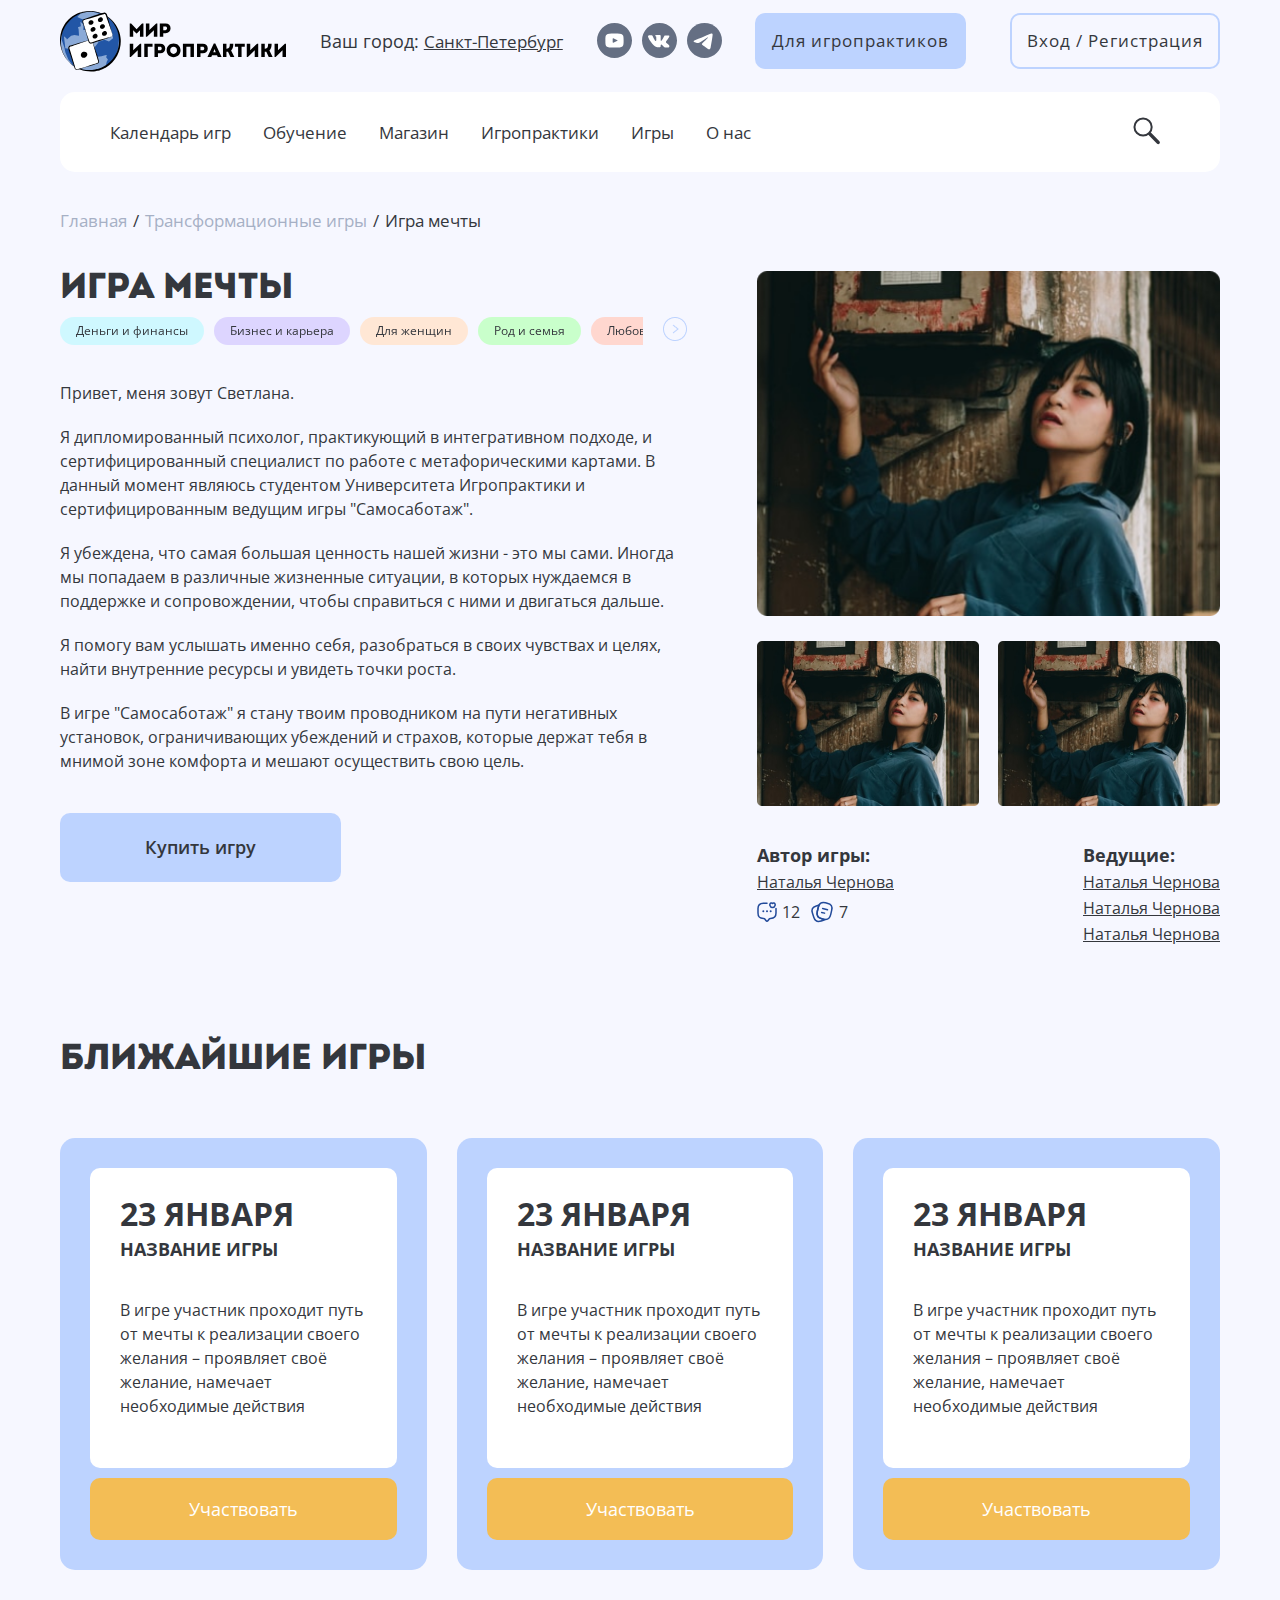
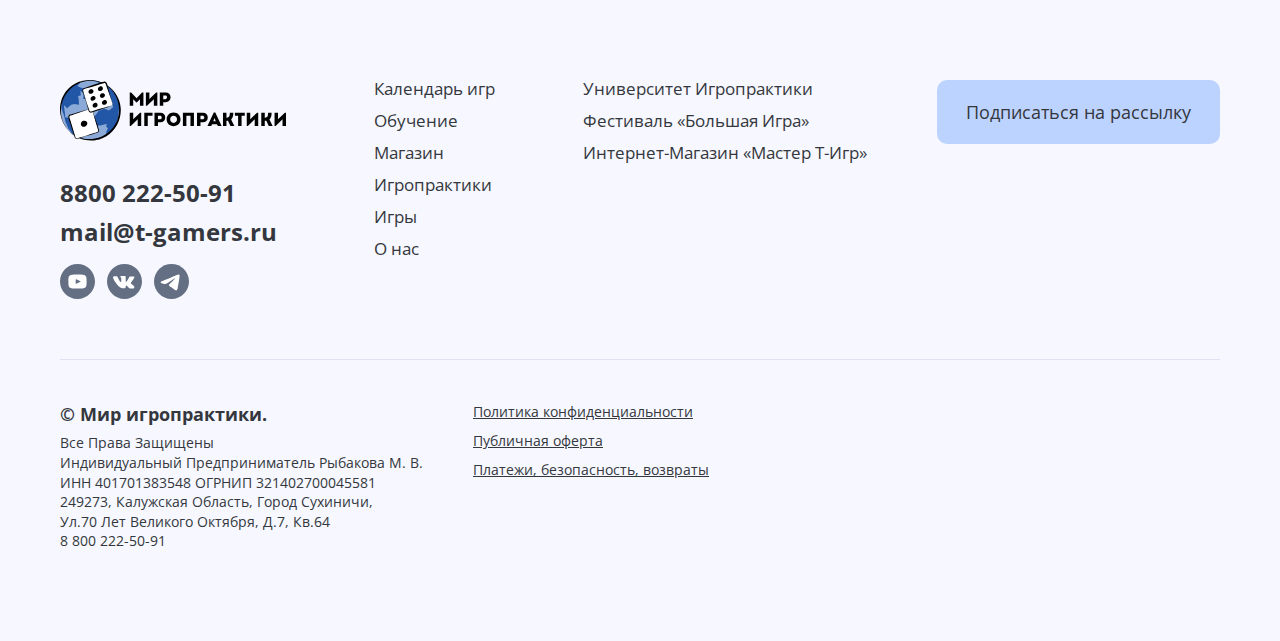
<file: game.html>
<!DOCTYPE html>
<html lang="en">
<head>
	<meta charset="UTF-8">
	<meta http-equiv="X-UA-Compatible" content="IE=edge">
	<meta name="viewport" content="width=device-width, initial-scale=1.0">
	<link href="https://fonts.googleapis.com/css?family=Open+Sans:regular,600,700&display=swap" rel="stylesheet" />
	<link rel="stylesheet" href="libs/fancybox/dist/jquery.fancybox.min.css">
	<link rel="stylesheet" href="libs/select2/select2.min.css">
	<link rel="stylesheet" href="css/datepicker.css">
	<link rel="stylesheet" href="css/style.css">
	<link rel="stylesheet" href="css/main.css">
	<link rel="stylesheet" href="css/inner.css">

	<title>Игра</title>
</head>

<body>
	<div class="wrapper">
		<header class="header">
			<div class="container">
				<div class="header_menu">
					<a href="index.html" class="header_logo"><img src="images/logo.svg" alt="логотип"></a>
					<div class="header_location">Ваш город: <a href="#changecity" data-fancybox="">Санкт-Петербург</a></div>
					<div class="header_socials">
						<ul>
							<li>
								<a href="index.html">
									<svg width="35" height="35" viewBox="0 0 35 35" fill="none" xmlns="http://www.w3.org/2000/svg">
										<circle cx="17.5" cy="17.5" r="17.5" fill="white"/>
										<path d="M20.4221 17.1956L16.3279 15.2851C15.9706 15.1193 15.6771 15.3052 15.6771 15.7008V19.2992C15.6771 19.6948 15.9706 19.8807 16.3279 19.7149L20.4203 17.8044C20.7794 17.6367 20.7794 17.3633 20.4221 17.1956ZM17.5 0C7.83489 0 0 7.83489 0 17.5C0 27.1651 7.83489 35 17.5 35C27.1651 35 35 27.1651 35 17.5C35 7.83489 27.1651 0 17.5 0ZM17.5 24.6093C8.54217 24.6093 8.38544 23.8018 8.38544 17.5C8.38544 11.1982 8.54217 10.3906 17.5 10.3906C26.4578 10.3906 26.6146 11.1982 26.6146 17.5C26.6146 23.8018 26.4578 24.6093 17.5 24.6093Z" fill="#656F83"/>
										</svg>
								</a>
							</li>
							<li>
								<a href="index.html">
									<svg width="35" height="35" viewBox="0 0 35 35" fill="none" xmlns="http://www.w3.org/2000/svg">
										<circle cx="17.5" cy="17.5" r="17.5" fill="white"/>
										<path d="M17.5 0C7.83481 0 0 7.83481 0 17.5C0 27.1652 7.83481 35 17.5 35C27.1652 35 35 27.1652 35 17.5C35 7.83481 27.1652 0 17.5 0ZM26.9051 24.141C26.1583 24.608 23.1234 24.7472 22.3887 24.2134C21.9857 23.9207 21.6172 23.5545 21.2673 23.2057C21.0224 22.9619 20.7445 22.8436 20.5341 22.579C20.3623 22.3625 20.2444 22.107 20.0636 21.8932C19.7584 21.5346 19.2887 21.2294 18.9171 21.6676C18.3576 22.3269 19.0051 23.6216 18.259 24.1141C18.0088 24.2794 17.7563 24.3271 17.4435 24.3036L16.7509 24.3351C16.3441 24.343 15.6996 24.3468 15.2367 24.2634C14.7203 24.1702 14.2938 23.8881 13.8267 23.6811C12.9404 23.288 12.0961 22.7523 11.4535 22.0103C9.70461 19.9897 7.35561 17.2107 6.44308 14.6703C6.25541 14.1482 5.75953 13.1144 6.22964 12.6666C6.86882 12.2022 10.006 12.0714 10.4955 12.7895C10.6941 13.0814 10.8196 13.5083 10.9602 13.8393C11.1354 14.2517 11.2302 14.6403 11.5039 15.0054C11.7462 15.3292 11.9247 15.6548 12.112 16.0097C12.3224 16.4081 12.5211 16.7903 12.777 17.1569C12.9506 17.4064 13.4097 17.9026 13.6997 17.9394C14.4079 18.03 14.364 16.3092 14.3113 15.8891C14.2608 15.4842 14.2479 15.0547 14.2612 14.6441C14.2726 14.2938 14.304 13.8002 14.0967 13.5144C13.7585 13.048 13.0052 13.3968 12.9464 12.7701C13.0708 12.5923 13.0446 12.4346 13.8753 12.1609C14.5296 11.9459 14.9523 11.9528 15.3838 11.9873C16.2633 12.0578 17.1959 11.8197 18.0452 12.1048C18.8565 12.3781 18.731 13.531 18.7037 14.2218C18.6669 15.1646 18.7063 16.0851 18.7037 17.0424C18.7026 17.478 18.6851 17.9022 19.2166 17.8666C19.7148 17.8336 19.7656 17.4143 20.0033 17.0686C20.3339 16.5863 20.6376 16.0973 20.9742 15.6169C21.428 14.9675 21.5653 14.2377 21.9925 13.5724C22.1453 13.3347 22.2769 12.8282 22.5123 12.6401C22.6905 12.4972 23.029 12.5719 23.2447 12.5719H23.7577C24.1501 12.5719 24.5504 12.5688 24.9538 12.5829C25.5346 12.603 26.1852 12.4695 26.761 12.551C29.2462 12.9017 23.6375 18.2143 23.9294 19.1628C24.1311 19.8179 25.4106 20.55 25.8724 21.0864C26.4854 21.8011 28.3727 23.2216 26.9051 24.141Z" fill="#656F83"/>
										</svg>
								</a>
							</li>
							<li>
								<a href="index.html">
									<svg width="35" height="35" viewBox="0 0 35 35" fill="none" xmlns="http://www.w3.org/2000/svg">
										<path d="M17.5 35C27.165 35 35 27.165 35 17.5C35 7.83502 27.165 0 17.5 0C7.83502 0 0 7.83502 0 17.5C0 27.165 7.83502 35 17.5 35Z" fill="#656F83"/>
										<path d="M7.92124 17.3151C13.0228 15.0924 16.4247 13.627 18.1268 12.9191C22.9868 10.8976 23.9966 10.5465 24.6548 10.5348C24.7996 10.5324 25.1233 10.5682 25.333 10.7384C25.51 10.882 25.5587 11.0761 25.582 11.2123C25.6053 11.3485 25.6344 11.6588 25.6113 11.9012C25.3479 14.6684 24.2084 21.3835 23.6286 24.4828C23.3833 25.7942 22.9003 26.2339 22.4327 26.277C21.4164 26.3705 20.6447 25.6054 19.6604 24.9601C18.1202 23.9505 17.2501 23.322 15.755 22.3368C14.0272 21.1982 15.1473 20.5724 16.1319 19.5497C16.3896 19.282 20.8673 15.2093 20.9539 14.8398C20.9648 14.7936 20.9748 14.6213 20.8725 14.5304C20.7702 14.4394 20.6192 14.4705 20.5102 14.4953C20.3557 14.5303 17.8952 16.1567 13.1286 19.3742C12.4302 19.8538 11.7976 20.0875 11.2308 20.0753C10.6059 20.0618 9.40399 19.722 8.51047 19.4315C7.41453 19.0753 6.5435 18.8869 6.61935 18.2819C6.65886 17.9668 7.09282 17.6445 7.92124 17.3151Z" fill="white"/>
										</svg>
								</a>
							</li>
						</ul>
					</div>
					<div class="header_button">
						<a href="index.html" class="button button_blue">Для игропрактиков</a>
					</div>
					<div class="header_button">
						<a href="#login" class="button button_white" data-fancybox="">Вход / Регистрация</a>
					</div>
					<div class="header_burger">
						<div class="top-line"></div>
						<div class="middle-line"></div>
						<div class="bottom-line"></div>
					</div>
				</div>
				<div class="header_nav">
					<nav>
						<ul class="menu_list">
							<li><a href="calendar.html">Календарь игр</a></li>
							<li><a href="https://gameuniversity.ru/" target="_blank">Обучение</a></li>
							<li><a href="https://mastertigr.ru/" target="_blank">Магазин</a></li>
							<li><a href="games.html">Игропрактики</a></li>
							<li><a href="transf.html">Игры</a></li>
							<li><a href="info.html">О нас</a></li>
						</ul>
					</nav>
					<div class="header_search">
						<input id="email" type="text" placeholder="Введите фразу для поиска" class="input"/>
						<div class="search_block">
							<button class="btn_search">
								<svg width="32" height="30" viewBox="0 0 32 30" fill="none" xmlns="http://www.w3.org/2000/svg">
									<path d="M17.8958 17L26.7183 26C26.9575 26.2506 26.9571 26.6571 26.7193 26.9061L26.6878 26.9391C26.4491 27.189 26.0624 27.1893 25.8224 26.9381L17 17.9381" stroke="#34373D" stroke-width="2.00015" stroke-linecap="round" stroke-linejoin="round"/>
									<path fill-rule="evenodd" clip-rule="evenodd" d="M11.0773 19.4596C15.8355 19.4596 19.6927 15.648 19.6927 10.9461C19.6927 6.24425 15.8355 2.43262 11.0773 2.43262C6.31915 2.43262 2.46191 6.24425 2.46191 10.9461C2.46191 15.648 6.31915 19.4596 11.0773 19.4596Z" stroke="#34373D" stroke-width="2.00015" stroke-linecap="round" stroke-linejoin="round"/>
								</svg>
							</button>
						</div>
				</div>
				</div>
				<div class="header_mob">
					<a href="index.html" class="header_logo"><img src="images/logo.svg" alt="логотип"></a>
				</div>
			</div>
		</header>
		<main class="main">
			<div class="container">
				<ul class="breadcrumbs">
					<li class="breadcrumbs_item">
						<a href="index.html" class="breadcrumbs_link">
							Главная
						</a>
					</li>
					<div class="breadcrumbs_arrow">
						/
					</div>
					<li class="breadcrumbs_item">
						<a href="#" class="breadcrumbs_link">
							Трансформационные игры 
						</a>
					</li>
					<div class="breadcrumbs_arrow">
						/
					</div>
					<li class="breadcrumbs_item">
						<a href="#" class="breadcrumbs_link active">
							Игра мечты
						</a>
					</li>
				</ul>
			</div>
			<div class="gamer">
				<div class="container">
					<div class="gamer_top">
						<div class="gamer_top-left">
							<div class="gamer_name">
								Игра мечты
							</div>
							<div class="calendar_item-carousel">
								<div class="calendar_item-flag" style="background: #CFF8FF;">
									Деньги и финансы
								</div>
								<div class="calendar_item-flag" style="background: #DDD5FF;">
									Бизнес и карьера
								</div>
								<div class="calendar_item-flag" style="background: #FFE7D5;">
									Для женщин
								</div>
								<div class="calendar_item-flag" style="background: #C9FFCB;">
									Род и семья
								</div>
								<div class="calendar_item-flag" style="background: #FFD7CF;">
									Любовь и отношения
								</div>
								<div class="calendar_item-flag" style="background: #C7D9FF;">
									Для мужчин
								</div>
								<div class="calendar_item-flag" style="background: #FFDDBE;">
									Дети и подростки
								</div>
								<div class="calendar_item-flag" style="background: #FDC9C9;">
									Здоровье и красота
								</div>
								<div class="calendar_item-flag" style="background: #D0D5FF;">
									Предназначение и самореализация
								</div>
								<div class="calendar_item-flag" style="background: #BAE3FA;">
									Саморазвитие и личностный рост
								</div>
								<div class="calendar_item-flag" style="background: #BAFAE3;">
									Хобби и досуг
								</div>
							</div>
							<div class="gamer_top-text">
								<span>Привет, меня зовут Светлана.</span>
								<span>Я дипломированный психолог, практикующий в интегративном подходе, и сертифицированный специалист по работе с метафорическими картами. В данный момент являюсь студентом Университета Игропрактики и сертифицированным ведущим игры "Самосаботаж".</span>
								<span>Я убеждена, что самая большая ценность нашей жизни - это мы сами. Иногда мы попадаем в различные жизненные ситуации, в которых нуждаемся в поддержке и сопровождении, чтобы справиться с ними и двигаться дальше.</span>
								<span>Я помогу вам услышать именно себя, разобраться в своих чувствах и целях, найти внутренние ресурсы и увидеть точки роста. </span>
								<span>В игре "Самосаботаж" я стану твоим проводником на пути негативных установок, ограничивающих убеждений и страхов, которые держат тебя в мнимой зоне комфорта и мешают осуществить свою цель.</span>
							</div>
							<div class="gamer_top-buy">
								<a href="">
									Купить игру
								</a>
							</div>
						</div>
						<div class="gamer_top-right">
							<div class="gamer_img">
								<img src="./images/gamesitem.png" alt="">
							</div>
							<div class="gamer_images">
								<div class="gamer_images-item">
									<img src="./images/gamesitem.png" alt="">
								</div>
								<div class="gamer_images-item">
									<img src="./images/gamesitem.png" alt="">
								</div>
							</div>
							<div class="gamer_top-info gamer_top-info--game">
								<div class="gamer_top-author">
									<div class="gamer_top-title">
										Автор игры:
									</div>
									<a href="gamer.html" class="gamer_top-game">
										Наталья Чернова
									</a>
									<div class="gamer_social gamer_social--game">
										<div class="gamer_social-item">
											<div class="gamer_social-img">
												<img src="./images/comment.svg" alt="">
											</div>
											<div class="gamer_social-text">
												12
											</div>
										</div>
										<div class="gamer_social-item">
											<div class="gamer_social-img">
												<img src="./images/note.svg" alt="">
											</div>
											<div class="gamer_social-text">
												7
											</div>
										</div>
									</div>
								</div>
								<div class="gamer_top-games">
									<div class="gamer_top-title">
										Ведущие:
									</div>
									<a href="gamer.html" class="gamer_top-game">
										Наталья Чернова
									</a>
									<a href="gamer.html" class="gamer_top-game">
										Наталья Чернова
									</a>
									<a href="gamer.html" class="gamer_top-game">
										Наталья Чернова
									</a>
								</div>
							</div>
						</div>
					</div>
					<div class="gamer_items">
						<div class="gamer_items-title">
							Ближайшие ИГРы
						</div>
						<div class="gamer_items-wrapper">
							<div class="gamer_item">
								<div class="gamer_item-info">
									<div class="gamer_item-title">
										23 января
									</div>
									<div class="gamer_item-name">
										название игры
									</div>
									<div class="gamer_item-desc">
										В игре участник проходит путь от мечты к реализации своего желания – проявляет своё желание, намечает необходимые действия
									</div>
								</div>
								<div class="gamer_item-button">
									<a href="">Участвовать</a>
								</div>
							</div>
							<div class="gamer_item">
								<div class="gamer_item-info">
									<div class="gamer_item-title">
										23 января
									</div>
									<div class="gamer_item-name">
										название игры
									</div>
									<div class="gamer_item-desc">
										В игре участник проходит путь от мечты к реализации своего желания – проявляет своё желание, намечает необходимые действия
									</div>
								</div>
								<div class="gamer_item-button">
									<a href="">Участвовать</a>
								</div>
							</div>
							<div class="gamer_item">
								<div class="gamer_item-info">
									<div class="gamer_item-title">
										23 января
									</div>
									<div class="gamer_item-name">
										название игры
									</div>
									<div class="gamer_item-desc">
										В игре участник проходит путь от мечты к реализации своего желания – проявляет своё желание, намечает необходимые действия
									</div>
								</div>
								<div class="gamer_item-button">
									<a href="">Участвовать</a>
								</div>
							</div>
						</div>
					</div>
				</div>
			</div>
		</main>
		<footer class="footer">
			<div class="container">
				<div class="footer_top">
					<div class="footer_left">
						<a href="index.html" class="footer_logo">
							<img src="./images/logo.svg" alt="">
						</a>
						<div class="footer_socials">
							<a href="+88002225091" class="footer_socials-send">
								8800 222-50-91
							</a>
							<a href="mailto:mail@t-gamers.ru" class="footer_socials-send">
								mail@t-gamers.ru
							</a>
							<div class="footer_socials-images">
								<a href="">
									<img src="./images/yt.svg" alt="">
								</a>
								<a href="">
									<img src="./images/vk.svg" alt="">
								</a>
								<a href="">
									<img src="./images/tg.svg" alt="">
								</a>
							</div>
						</div>
					</div>
					<div class="footer_center">
						<div class="footer_center-item">
							<a href="calendar.html">
								Календарь игр
							</a>
						</div>
						<div class="footer_center-item">
							<a href="https://gameuniversity.ru/" target="_blank">
								Обучение
							</a>
						</div>
						<div class="footer_center-item">
							<a href="https://mastertigr.ru/" target="_blank">
								Магазин
							</a>
						</div>
						<div class="footer_center-item">
							<a href="games.html">
								Игропрактики
							</a>
						</div>
						<div class="footer_center-item">
							<a href="transf.html">
								Игры
							</a>
						</div>
						<div class="footer_center-item">
							<a href="info.html">
								О нас
							</a>
						</div>
					</div>
					<div class="footer_right">
						<div class="footer_right-links">
							<a href="" class="footer_right-link">
								Университет игропрактики
							</a>
							<a href="" class="footer_right-link">
								Фестиваль «Большая Игра»
							</a>
							<a href="" class="footer_right-link">
								Интернет-магазин «Мастер Т-игр»
							</a>
						</div>
						<div class="footer_right-button">
							<a href="">Подписаться на рассылку</a>
						</div>
					</div>
				</div>
				<div class="footer_bottom">
					<div class="footer_bottom-left">
						<div class="footer_bottom-copy">
							© Мир игропрактики.
						</div>
						<div class="footer_bottom-desc">
							Все права защищены <br>
							Индивидуальный предприниматель Рыбакова М. В. <br>
							ИНН 401701383548 ОГРНИП 321402700045581 <br>
							249273, Калужская область, город Сухиничи, <br>
							ул.70 лет Великого Октября, д.7, кв.64 <br>
							8 800 222-50-91
						</div>
					</div>
					<div class="footer_bottom-right">
						<a href="" class="footer_bottom-link">
							Политика конфиденциальности
						</a>
						<a href="" class="footer_bottom-link">
							Публичная оферта
						</a>
						<a href="" class="footer_bottom-link">
							Платежи, безопасность, возвраты
						</a>
					</div>
				</div>
			</div>
		</footer>
	</div>

	<div class="city popup" id="login">
		<div class="popup_wrapper">
			<div class="popup_title">
				здравствуйте
			</div>
			<div class="popup_input">
				<input type="text" placeholder="Логин или email">
			</div>
			<div class="popup_input">
				<input type="text" placeholder="Пароль">
			</div>
			<a href="" class="city_forget">
				Не помню пароль
			</a>
			<div class="popup_button">
				<a href="">
					Вход
				</a>
			</div>
			<div class="popup_choose">
				<span>Еще нет профиля?</span>
				<a href="#register" data-fancybox="">Зарегистрируйтесь</a>
			</div>
		</div>
	</div>

	<div class="city popup" id="register">
		<div class="popup_wrapper">
			<div class="popup_title">
				РЕГИСТРАЦИЯ
			</div>
			<div class="popup_input">
				<input type="text" placeholder="Ник">
			</div>
			<div class="popup_input">
				<input type="tel" placeholder="Телефон">
			</div>
			<div class="popup_input">
				<input type="email" placeholder="Email">
			</div>
			<div class="popup_input">
				<input type="password" placeholder="Пароль">
			</div>
			<div class="popup_input">
				<input type="password" placeholder="Повторите пароль">
			</div>
			<div class="city_forget city_forget--register">
				Нажимая на кнопку, я соглашаюсь на <a href="">обработку персональных данных</a>
			</div>
			<div class="popup_button">
				<a href="#thanks" data-fancybox="">
					Регистрация
				</a>
			</div>
			<div class="popup_choose">
				<span>У вас уже есть профиль?</span>
				<a href="#login" data-fancybox="">Войдите</a>
			</div>
		</div>
	</div>

	<div class="city popup" id="changecity">
		<div class="popup_wrapper">
			<div class="popup_title">
				СМЕНА ГОРОДА
			</div>
			<div class="popup_input">
				<input type="text" placeholder="Начните вводить название города. Минимум 3 символа">
			</div>
			<div class="popup_button">
				<a href="">
					Сменить город
				</a>
			</div>
		</div>
	</div>

	<div class="city popup" id="thanks">
		<div class="popup_wrapper">
			<div class="popup_title">
				Спасибо за регистрацию, юлия!
			</div>
			<div class="popup_button">
				<a href="">
					Войти в личный кабинет
				</a>
			</div>
		</div>
	</div>

	<script src=" https://code.jquery.com/jquery-3.6.0.min.js"></script>
	<script src="libs/select2/select2.min.js"></script>
	<script src="js/jquery-ui.min.js"></script>
	<script src="libs/mask/jquery.maskedinput.js"></script>
	<script src="libs/fancybox/js/jquery.fancybox.js"></script>
	<script src="js/slick.min.js"></script>
	<script src="js/common.js"></script>
</body>
</html>
</file>
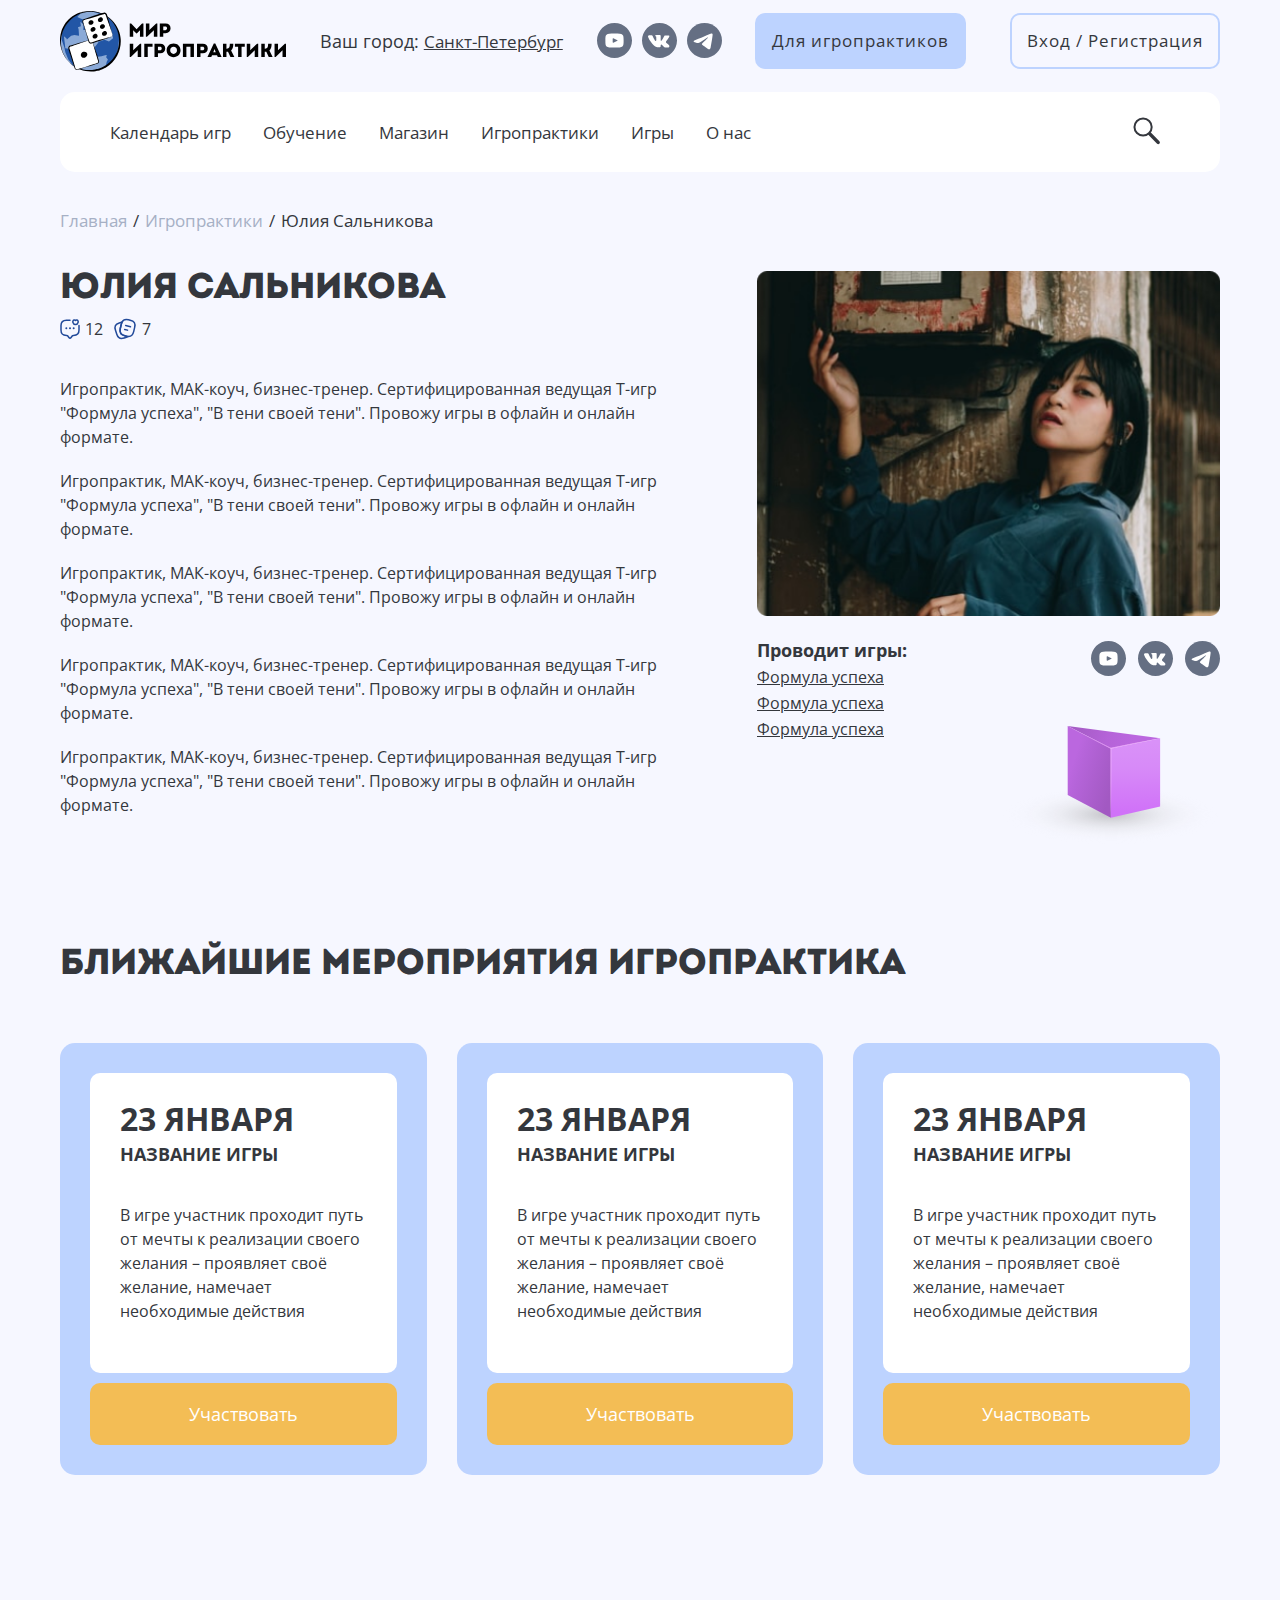
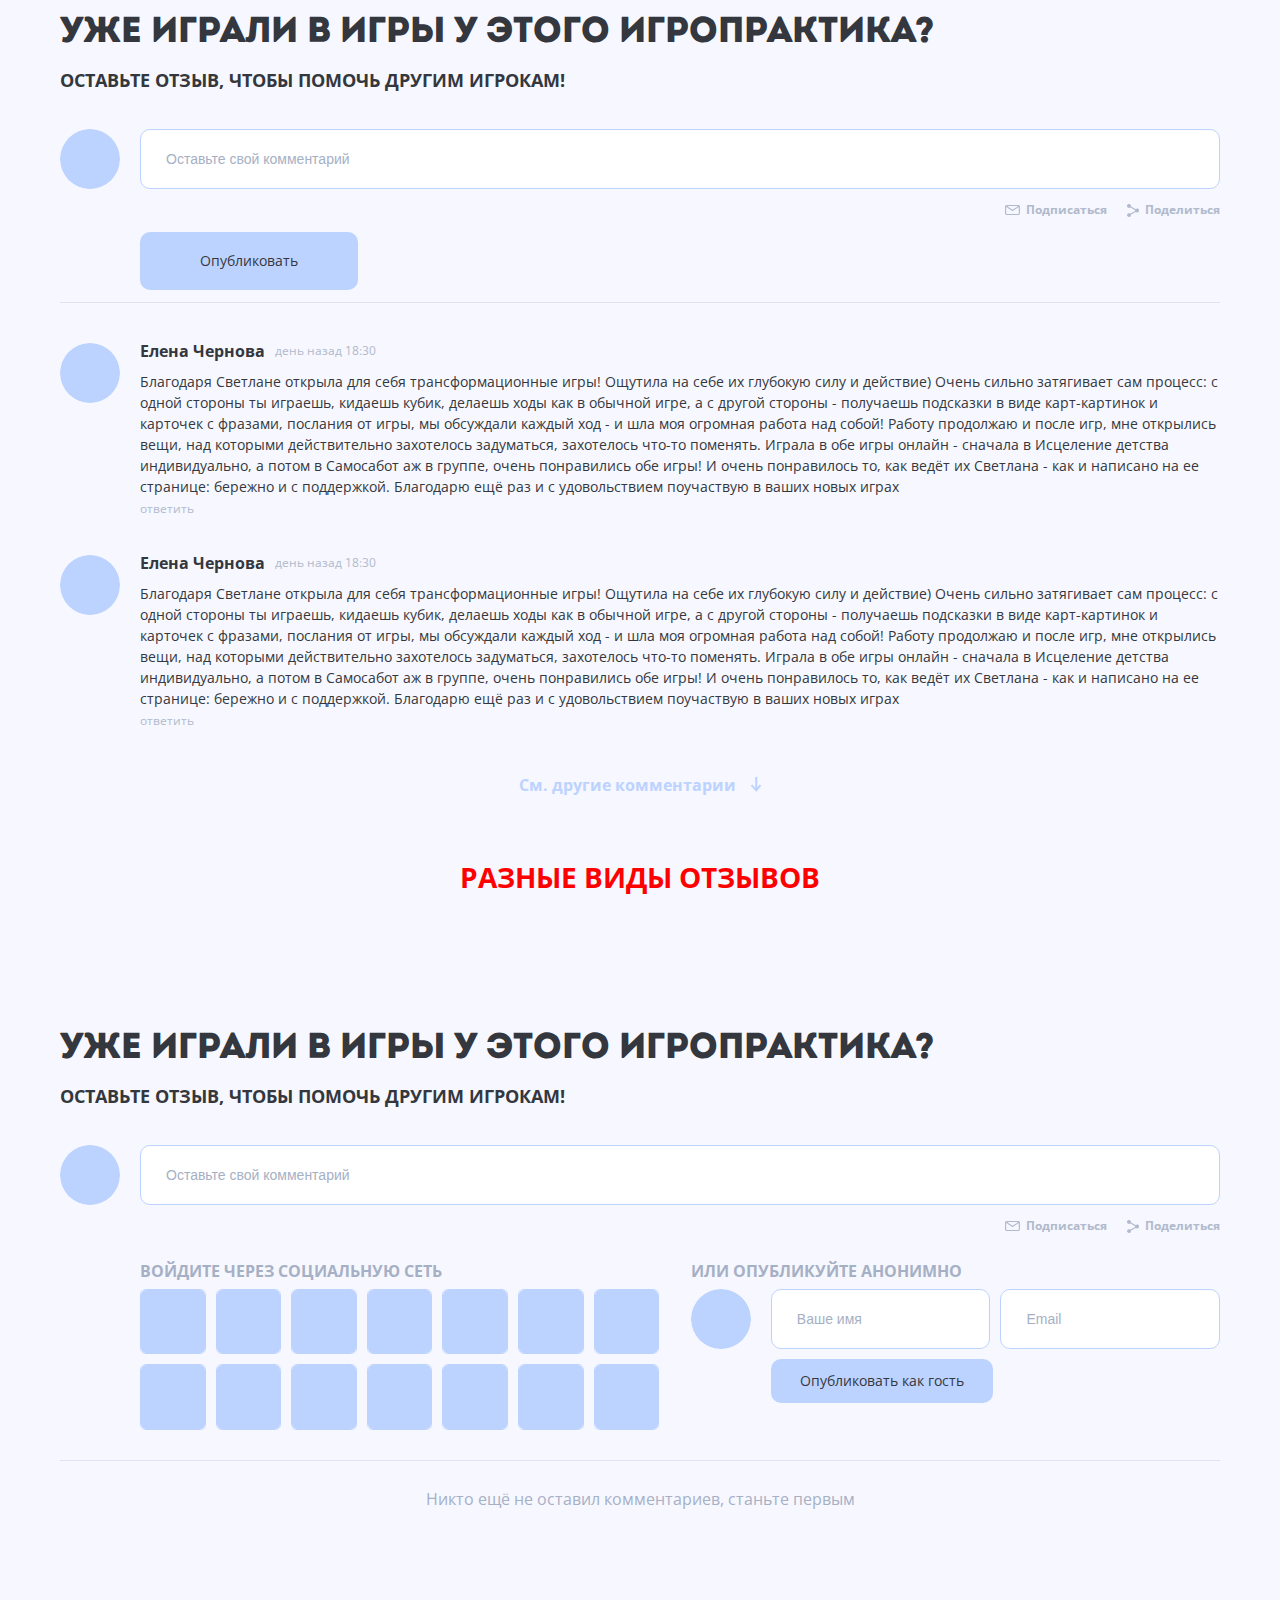
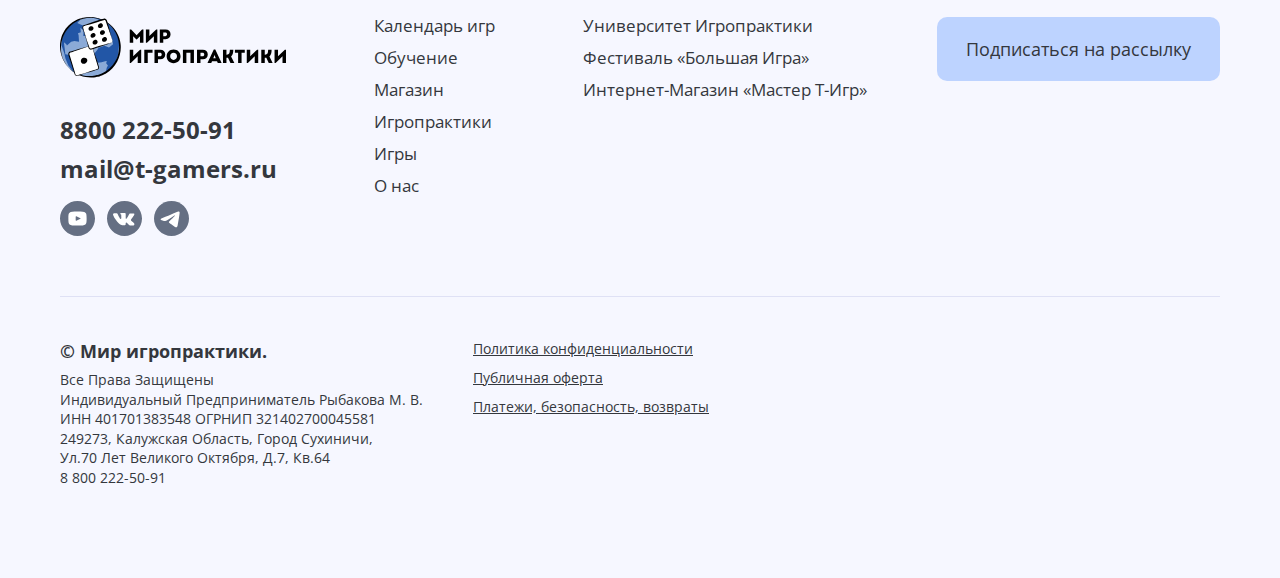
<file: gamer.html>
<!DOCTYPE html>
<html lang="en">
<head>
	<meta charset="UTF-8">
	<meta http-equiv="X-UA-Compatible" content="IE=edge">
	<meta name="viewport" content="width=device-width, initial-scale=1.0">
	<link href="https://fonts.googleapis.com/css?family=Open+Sans:regular,600,700&display=swap" rel="stylesheet" />
	<link rel="stylesheet" href="libs/fancybox/dist/jquery.fancybox.min.css">
	<link rel="stylesheet" href="libs/select2/select2.min.css">
	<link rel="stylesheet" href="css/datepicker.css">
	<link rel="stylesheet" href="css/style.css">
	<link rel="stylesheet" href="css/main.css">
	<link rel="stylesheet" href="css/inner.css">

	<title>Игропрактик</title>
</head>

<body>
	<div class="wrapper">
		<header class="header">
			<div class="container">
				<div class="header_menu">
					<a href="index.html" class="header_logo"><img src="images/logo.svg" alt="логотип"></a>
					<div class="header_location">Ваш город: <a href="#changecity" data-fancybox="">Санкт-Петербург</a></div>
					<div class="header_socials">
						<ul>
							<li>
								<a href="index.html">
									<svg width="35" height="35" viewBox="0 0 35 35" fill="none" xmlns="http://www.w3.org/2000/svg">
										<circle cx="17.5" cy="17.5" r="17.5" fill="white"/>
										<path d="M20.4221 17.1956L16.3279 15.2851C15.9706 15.1193 15.6771 15.3052 15.6771 15.7008V19.2992C15.6771 19.6948 15.9706 19.8807 16.3279 19.7149L20.4203 17.8044C20.7794 17.6367 20.7794 17.3633 20.4221 17.1956ZM17.5 0C7.83489 0 0 7.83489 0 17.5C0 27.1651 7.83489 35 17.5 35C27.1651 35 35 27.1651 35 17.5C35 7.83489 27.1651 0 17.5 0ZM17.5 24.6093C8.54217 24.6093 8.38544 23.8018 8.38544 17.5C8.38544 11.1982 8.54217 10.3906 17.5 10.3906C26.4578 10.3906 26.6146 11.1982 26.6146 17.5C26.6146 23.8018 26.4578 24.6093 17.5 24.6093Z" fill="#656F83"/>
										</svg>
								</a>
							</li>
							<li>
								<a href="index.html">
									<svg width="35" height="35" viewBox="0 0 35 35" fill="none" xmlns="http://www.w3.org/2000/svg">
										<circle cx="17.5" cy="17.5" r="17.5" fill="white"/>
										<path d="M17.5 0C7.83481 0 0 7.83481 0 17.5C0 27.1652 7.83481 35 17.5 35C27.1652 35 35 27.1652 35 17.5C35 7.83481 27.1652 0 17.5 0ZM26.9051 24.141C26.1583 24.608 23.1234 24.7472 22.3887 24.2134C21.9857 23.9207 21.6172 23.5545 21.2673 23.2057C21.0224 22.9619 20.7445 22.8436 20.5341 22.579C20.3623 22.3625 20.2444 22.107 20.0636 21.8932C19.7584 21.5346 19.2887 21.2294 18.9171 21.6676C18.3576 22.3269 19.0051 23.6216 18.259 24.1141C18.0088 24.2794 17.7563 24.3271 17.4435 24.3036L16.7509 24.3351C16.3441 24.343 15.6996 24.3468 15.2367 24.2634C14.7203 24.1702 14.2938 23.8881 13.8267 23.6811C12.9404 23.288 12.0961 22.7523 11.4535 22.0103C9.70461 19.9897 7.35561 17.2107 6.44308 14.6703C6.25541 14.1482 5.75953 13.1144 6.22964 12.6666C6.86882 12.2022 10.006 12.0714 10.4955 12.7895C10.6941 13.0814 10.8196 13.5083 10.9602 13.8393C11.1354 14.2517 11.2302 14.6403 11.5039 15.0054C11.7462 15.3292 11.9247 15.6548 12.112 16.0097C12.3224 16.4081 12.5211 16.7903 12.777 17.1569C12.9506 17.4064 13.4097 17.9026 13.6997 17.9394C14.4079 18.03 14.364 16.3092 14.3113 15.8891C14.2608 15.4842 14.2479 15.0547 14.2612 14.6441C14.2726 14.2938 14.304 13.8002 14.0967 13.5144C13.7585 13.048 13.0052 13.3968 12.9464 12.7701C13.0708 12.5923 13.0446 12.4346 13.8753 12.1609C14.5296 11.9459 14.9523 11.9528 15.3838 11.9873C16.2633 12.0578 17.1959 11.8197 18.0452 12.1048C18.8565 12.3781 18.731 13.531 18.7037 14.2218C18.6669 15.1646 18.7063 16.0851 18.7037 17.0424C18.7026 17.478 18.6851 17.9022 19.2166 17.8666C19.7148 17.8336 19.7656 17.4143 20.0033 17.0686C20.3339 16.5863 20.6376 16.0973 20.9742 15.6169C21.428 14.9675 21.5653 14.2377 21.9925 13.5724C22.1453 13.3347 22.2769 12.8282 22.5123 12.6401C22.6905 12.4972 23.029 12.5719 23.2447 12.5719H23.7577C24.1501 12.5719 24.5504 12.5688 24.9538 12.5829C25.5346 12.603 26.1852 12.4695 26.761 12.551C29.2462 12.9017 23.6375 18.2143 23.9294 19.1628C24.1311 19.8179 25.4106 20.55 25.8724 21.0864C26.4854 21.8011 28.3727 23.2216 26.9051 24.141Z" fill="#656F83"/>
										</svg>
								</a>
							</li>
							<li>
								<a href="index.html">
									<svg width="35" height="35" viewBox="0 0 35 35" fill="none" xmlns="http://www.w3.org/2000/svg">
										<path d="M17.5 35C27.165 35 35 27.165 35 17.5C35 7.83502 27.165 0 17.5 0C7.83502 0 0 7.83502 0 17.5C0 27.165 7.83502 35 17.5 35Z" fill="#656F83"/>
										<path d="M7.92124 17.3151C13.0228 15.0924 16.4247 13.627 18.1268 12.9191C22.9868 10.8976 23.9966 10.5465 24.6548 10.5348C24.7996 10.5324 25.1233 10.5682 25.333 10.7384C25.51 10.882 25.5587 11.0761 25.582 11.2123C25.6053 11.3485 25.6344 11.6588 25.6113 11.9012C25.3479 14.6684 24.2084 21.3835 23.6286 24.4828C23.3833 25.7942 22.9003 26.2339 22.4327 26.277C21.4164 26.3705 20.6447 25.6054 19.6604 24.9601C18.1202 23.9505 17.2501 23.322 15.755 22.3368C14.0272 21.1982 15.1473 20.5724 16.1319 19.5497C16.3896 19.282 20.8673 15.2093 20.9539 14.8398C20.9648 14.7936 20.9748 14.6213 20.8725 14.5304C20.7702 14.4394 20.6192 14.4705 20.5102 14.4953C20.3557 14.5303 17.8952 16.1567 13.1286 19.3742C12.4302 19.8538 11.7976 20.0875 11.2308 20.0753C10.6059 20.0618 9.40399 19.722 8.51047 19.4315C7.41453 19.0753 6.5435 18.8869 6.61935 18.2819C6.65886 17.9668 7.09282 17.6445 7.92124 17.3151Z" fill="white"/>
										</svg>
								</a>
							</li>
						</ul>
					</div>
					<div class="header_button">
						<a href="index.html" class="button button_blue">Для игропрактиков</a>
					</div>
					<div class="header_button">
						<a href="#login" class="button button_white" data-fancybox="">Вход / Регистрация</a>
					</div>
					<div class="header_burger">
						<div class="top-line"></div>
						<div class="middle-line"></div>
						<div class="bottom-line"></div>
					</div>
				</div>
				<div class="header_nav">
					<nav>
						<ul class="menu_list">
							<li><a href="calendar.html">Календарь игр</a></li>
							<li><a href="https://gameuniversity.ru/" target="_blank">Обучение</a></li>
							<li><a href="https://mastertigr.ru/" target="_blank">Магазин</a></li>
							<li><a href="games.html">Игропрактики</a></li>
							<li><a href="transf.html">Игры</a></li>
							<li><a href="info.html">О нас</a></li>
						</ul>
					</nav>
					<div class="header_search">
						<input id="email" type="text" placeholder="Введите фразу для поиска" class="input"/>
						<div class="search_block">
							<button class="btn_search">
								<svg width="32" height="30" viewBox="0 0 32 30" fill="none" xmlns="http://www.w3.org/2000/svg">
									<path d="M17.8958 17L26.7183 26C26.9575 26.2506 26.9571 26.6571 26.7193 26.9061L26.6878 26.9391C26.4491 27.189 26.0624 27.1893 25.8224 26.9381L17 17.9381" stroke="#34373D" stroke-width="2.00015" stroke-linecap="round" stroke-linejoin="round"/>
									<path fill-rule="evenodd" clip-rule="evenodd" d="M11.0773 19.4596C15.8355 19.4596 19.6927 15.648 19.6927 10.9461C19.6927 6.24425 15.8355 2.43262 11.0773 2.43262C6.31915 2.43262 2.46191 6.24425 2.46191 10.9461C2.46191 15.648 6.31915 19.4596 11.0773 19.4596Z" stroke="#34373D" stroke-width="2.00015" stroke-linecap="round" stroke-linejoin="round"/>
								</svg>
							</button>
						</div>
				</div>
				</div>
				<div class="header_mob">
					<a href="index.html" class="header_logo"><img src="images/logo.svg" alt="логотип"></a>
				</div>
			</div>
		</header>
		<main class="main">
			<div class="container">
				<ul class="breadcrumbs">
					<li class="breadcrumbs_item">
						<a href="index.html" class="breadcrumbs_link">
							Главная
						</a>
					</li>
					<div class="breadcrumbs_arrow">
						/
					</div>
					<li class="breadcrumbs_item">
						<a href="#" class="breadcrumbs_link">
							Игропрактики
						</a>
					</li>
					<div class="breadcrumbs_arrow">
						/
					</div>
					<li class="breadcrumbs_item">
						<a href="#" class="breadcrumbs_link active">
							Юлия Сальникова
						</a>
					</li>
				</ul>
			</div>
			<div class="gamer">
				<div class="container">
					<div class="gamer_top">
						<div class="gamer_top-left">
							<div class="gamer_name">
								ЮЛИЯ САЛЬНИКОВА
							</div>
							<div class="gamer_social">
								<div class="gamer_social-item">
									<div class="gamer_social-img">
										<img src="./images/comment.svg" alt="">
									</div>
									<div class="gamer_social-text">
										12
									</div>
								</div>
								<div class="gamer_social-item">
									<div class="gamer_social-img">
										<img src="./images/note.svg" alt="">
									</div>
									<div class="gamer_social-text">
										7
									</div>
								</div>
							</div>
							<div class="gamer_top-text">
								<span>
									Игропрактик, МАК-коуч, бизнес-тренер. Сертифицированная ведущая Т-игр "Формула успеха", "В тени своей тени". Провожу игры в офлайн и онлайн формате.
								</span>
								<span>
									Игропрактик, МАК-коуч, бизнес-тренер. Сертифицированная ведущая Т-игр "Формула успеха", "В тени своей тени". Провожу игры в офлайн и онлайн формате.
								</span>
								<span>
									Игропрактик, МАК-коуч, бизнес-тренер. Сертифицированная ведущая Т-игр "Формула успеха", "В тени своей тени". Провожу игры в офлайн и онлайн формате.
								</span>
								<span>
									Игропрактик, МАК-коуч, бизнес-тренер. Сертифицированная ведущая Т-игр "Формула успеха", "В тени своей тени". Провожу игры в офлайн и онлайн формате.
								</span>
								<span>
									Игропрактик, МАК-коуч, бизнес-тренер. Сертифицированная ведущая Т-игр "Формула успеха", "В тени своей тени". Провожу игры в офлайн и онлайн формате.
								</span>
							</div>
						</div>
						<div class="gamer_top-right">
							<div class="gamer_img">
								<img src="./images/gamesitem.png" alt="">
							</div>
							<div class="gamer_top-info">
								<div class="gamer_top-games">
									<div class="gamer_top-title">
										Проводит игры:
									</div>
									<a href="game.html" class="gamer_top-game">
										Формула успеха
									</a>
									<a href="game.html" class="gamer_top-game">
										Формула успеха
									</a>
									<a href="game.html" class="gamer_top-game">
										Формула успеха
									</a>
								</div>
								<div class="gamer_top-socials">
									<div class="footer_socials-images gamer_top-socials--inner">
										<a href="">
											<img src="./images/yt.svg" alt="">
										</a>
										<a href="">
											<img src="./images/vk.svg" alt="">
										</a>
										<a href="">
											<img src="./images/tg.svg" alt="">
										</a>
									</div>
									<div class="gamer_top-cube">
										<img src="./images/triangle.svg" alt="">
									</div>
								</div>
							</div>
						</div>
					</div>
					<div class="gamer_items">
						<div class="gamer_items-title">
							Ближайшие МЕРОПРИЯТИЯ ИГРОПРАКТИКА
						</div>
						<div class="gamer_items-wrapper">
							<div class="gamer_item">
								<div class="gamer_item-info">
									<div class="gamer_item-title">
										23 января
									</div>
									<div class="gamer_item-name">
										название игры
									</div>
									<div class="gamer_item-desc">
										В игре участник проходит путь от мечты к реализации своего желания – проявляет своё желание, намечает необходимые действия
									</div>
								</div>
								<div class="gamer_item-button">
									<a href="">Участвовать</a>
								</div>
							</div>
							<div class="gamer_item">
								<div class="gamer_item-info">
									<div class="gamer_item-title">
										23 января
									</div>
									<div class="gamer_item-name">
										название игры
									</div>
									<div class="gamer_item-desc">
										В игре участник проходит путь от мечты к реализации своего желания – проявляет своё желание, намечает необходимые действия
									</div>
								</div>
								<div class="gamer_item-button">
									<a href="">Участвовать</a>
								</div>
							</div>
							<div class="gamer_item">
								<div class="gamer_item-info">
									<div class="gamer_item-title">
										23 января
									</div>
									<div class="gamer_item-name">
										название игры
									</div>
									<div class="gamer_item-desc">
										В игре участник проходит путь от мечты к реализации своего желания – проявляет своё желание, намечает необходимые действия
									</div>
								</div>
								<div class="gamer_item-button">
									<a href="">Участвовать</a>
								</div>
							</div>
						</div>
					</div>
					<div class="gamer_reviews">
						<div class="gamer_reviews-title">
							УЖЕ ИГРАЛИ В ИГРЫ У ЭТОГО ИГРОПРАКТИКА?
						</div>
						<div class="gamer_reviews-subtitle">
							ОСТАВЬТЕ ОТЗЫВ, ЧТОБЫ ПОМОЧЬ ДРУГИМ ИГРОКАМ!
						</div>
						<div class="gamer_reviews-send">
							<div class="gamer_reviews-avatar">
								<img src="./images/reviewavatar.png" alt="">
							</div>
							<div class="gamer_reviews-input">
								<input type="text" placeholder="Оставьте свой комментарий">
							</div>
							<div class="gamer_reviews-buttons">
								<div class="gamer_reviews-button">
									<div class="gamer_reviews-button js-emailbutton">
										<svg width="15" height="10" viewBox="0 0 15 10" fill="none" xmlns="http://www.w3.org/2000/svg">
											<path d="M1.38054 0.0441961C0.733457 0.169126 0.185926 0.6715 0.0483115 1.26425C-0.0161038 1.54335 -0.0161038 8.45433 0.0483115 8.73343C0.185926 9.3315 0.736385 9.83121 1.39518 9.95614C1.70262 10.0146 13.2974 10.0146 13.6048 9.95614C14.2636 9.83121 14.8141 9.3315 14.9517 8.73343C15.0161 8.45433 15.0161 1.54335 14.9517 1.26425C14.8141 0.666184 14.2636 0.166468 13.6048 0.0415382C13.3062 -0.0142813 1.67334 -0.0142813 1.38054 0.0441961ZM13.0602 1.11274C13.0222 1.14198 11.7543 1.99522 10.2464 3.01592L7.5 4.86859L4.75649 3.01592C3.24566 1.99522 1.97785 1.14198 1.93978 1.11274C1.87244 1.06755 2.02762 1.06489 7.5 1.06489C12.9724 1.06489 13.1276 1.06755 13.0602 1.11274ZM4.35243 4.06852L7.5 6.19231L10.6476 4.06852C12.378 2.89896 13.801 1.94206 13.8098 1.94206C13.8186 1.94206 13.8215 3.43589 13.8186 5.25933L13.8098 8.57926L13.7307 8.68293C13.6868 8.73875 13.6019 8.81583 13.5404 8.85304L13.4321 8.91949H7.5H1.56793L1.45959 8.85304C1.39811 8.81583 1.3132 8.73875 1.26928 8.68293L1.19022 8.57926L1.18144 5.25933C1.17851 3.43589 1.18144 1.94206 1.19022 1.94206C1.199 1.94206 2.622 2.89896 4.35243 4.06852Z" fill="#B1BACC"/>
										</svg>
										<span>Подписаться</span>
									</div>
									<div class="gamer_reviews-toggle js-emailtoggle">
										<input type="text">
									</div>					
								</div>
								<div class="gamer_reviews-button">
									<div class="gamer_reviews-button js-repostbutton">
										<svg width="12" height="13" viewBox="0 0 12 13" fill="none" xmlns="http://www.w3.org/2000/svg">
											<path d="M1.63694 0.0162277C1.43559 0.0492754 1.16887 0.145877 0.962291 0.255189C0.703414 0.395007 0.368704 0.73057 0.230113 0.992411C0.0418387 1.34577 0 1.52118 0 1.94571C0 2.36008 0.033994 2.52024 0.183044 2.82529C0.436692 3.34135 0.923067 3.71504 1.51665 3.85486C1.71277 3.90062 1.80691 3.90571 2.07886 3.89808C2.55216 3.88028 2.88687 3.7608 3.21374 3.49642C3.28434 3.44049 3.34971 3.39728 3.36017 3.39982C3.37063 3.4049 4.44537 4.00739 5.75021 4.73953C7.64603 5.80469 8.11933 6.07924 8.10364 6.11228C8.05396 6.22922 8.05134 6.83425 8.10103 6.95373C8.1141 6.9817 7.54928 7.3198 5.75021 8.35191C4.44798 9.0993 3.37063 9.71704 3.35756 9.71958C3.34448 9.72467 3.27911 9.68145 3.20851 9.62298C3.03592 9.473 2.66199 9.30522 2.39265 9.25183C2.09194 9.19336 1.69708 9.2137 1.4199 9.30013C0.776632 9.50096 0.295486 9.98905 0.115057 10.6297C0.0392238 10.8991 0.0366089 11.3059 0.115057 11.5881C0.347784 12.4498 1.20025 13.0523 2.10501 12.9964C2.42403 12.9761 2.58354 12.9329 2.88949 12.7854C3.09607 12.6863 3.17451 12.6278 3.36017 12.4473C3.48307 12.3278 3.6269 12.155 3.68181 12.0634C3.90931 11.6796 3.99037 11.1839 3.90408 10.6856C3.89885 10.6526 4.4689 10.3144 6.27581 9.27217L8.65539 7.90195L8.7626 7.99347C9.02409 8.21464 9.38495 8.36208 9.77457 8.41038C10.1877 8.46122 10.6976 8.357 11.0637 8.146C11.1474 8.0977 11.3121 7.96805 11.4298 7.85619C11.6678 7.6274 11.8168 7.39352 11.9293 7.06813C11.992 6.8851 11.9999 6.82663 11.9999 6.47073C12.0025 6.03094 11.9659 5.85807 11.7933 5.53013C11.5553 5.08017 11.1186 4.75224 10.5852 4.62259C10.3106 4.55649 9.81118 4.56412 9.54446 4.6353C9.29604 4.70394 9.03978 4.83105 8.8672 4.97086C8.79659 5.02933 8.72338 5.07255 8.70507 5.06746C8.68677 5.06238 7.60942 4.46498 6.31503 3.73792L3.95899 2.41601L3.97991 2.32703C4.01913 2.16434 4.00083 1.61524 3.95115 1.43983C3.75503 0.735654 3.23989 0.245021 2.48417 0.0391073C2.34035 0.000974655 1.80953 -0.0142775 1.63694 0.0162277Z" fill="#B1BACC"/>
										</svg>										
										<span>Поделиться</span>
									</div>
									<div class="gamer_reviews-toggle js-reposttoggle">
										<a href="">
											<img src="./images/vk.svg" alt="">
										</a>
										<a href="">
											<img src="./images/yt.svg" alt="">
										</a>
										<a href="">
											<img src="./images/tg.svg" alt="">
										</a>
										<a href="">
											<img src="./images/tg.svg" alt="">
										</a>
									</div>				
								</div>
							</div>
						</div>
						<div class="gamer_reviews-publicbutton">
							<a href="">
								Опубликовать
							</a>
						</div>
						<div class="gamer_reviews-items">
							<div class="gamer_reviews-item">
								<div class="gamer_reviews-avatar">
									<img src="./images/reviewavatar.png" alt="">
								</div>
								<div class="gamer_reviews-content">
									<div class="gamer_reviews-top">
										<div class="gamer_reviews-name">
											Елена Чернова
										</div>
										<div class="gamer_reviews-date">
											День назад 18:30
										</div>
									</div>
									<div class="gamer_reviews-text">
										Благодаря Светлане открыла для себя трансформационные игры! Ощутила на себе их глубокую силу и действие) Очень сильно затягивает сам процесс: с одной стороны ты играешь, кидаешь кубик, делаешь ходы как в обычной игре, а с другой стороны - получаешь подсказки в виде карт-картинок и карточек с фразами, послания от игры, мы обсуждали каждый ход - и шла моя огромная работа над собой! Работу продолжаю и после игр, мне открылись вещи, над которыми действительно захотелось задуматься, захотелось что-то поменять. Играла в обе игры онлайн - сначала в Исцеление детства индивидуально, а потом в Самосабот аж в группе, очень понравились обе игры! И очень понравилось то, как ведёт их Светлана - как и написано на ее странице: бережно и с поддержкой. Благодарю ещё раз и с удовольствием поучаствую в ваших новых играх
									</div>
									<a href="" class="gamer_reviews-reply">
										Ответить
									</a>
								</div>
							</div>
							<div class="gamer_reviews-item">
								<div class="gamer_reviews-avatar">
									<img src="./images/reviewavatar.png" alt="">
								</div>
								<div class="gamer_reviews-content">
									<div class="gamer_reviews-top">
										<div class="gamer_reviews-name">
											Елена Чернова
										</div>
										<div class="gamer_reviews-date">
											День назад 18:30
										</div>
									</div>
									<div class="gamer_reviews-text">
										Благодаря Светлане открыла для себя трансформационные игры! Ощутила на себе их глубокую силу и действие) Очень сильно затягивает сам процесс: с одной стороны ты играешь, кидаешь кубик, делаешь ходы как в обычной игре, а с другой стороны - получаешь подсказки в виде карт-картинок и карточек с фразами, послания от игры, мы обсуждали каждый ход - и шла моя огромная работа над собой! Работу продолжаю и после игр, мне открылись вещи, над которыми действительно захотелось задуматься, захотелось что-то поменять. Играла в обе игры онлайн - сначала в Исцеление детства индивидуально, а потом в Самосабот аж в группе, очень понравились обе игры! И очень понравилось то, как ведёт их Светлана - как и написано на ее странице: бережно и с поддержкой. Благодарю ещё раз и с удовольствием поучаствую в ваших новых играх
									</div>
									<a href="" class="gamer_reviews-reply">
										Ответить
									</a>
								</div>
							</div>
						</div>
						<div class="gamer_reviews-show">
							<a href="">
								См. другие комментарии
								<svg width="12" height="15" viewBox="0 0 12 15" fill="none" xmlns="http://www.w3.org/2000/svg">
									<path d="M6.26471 0V12.9142M1.5 8.18689L6.26471 13.344L10.5 8.18689" stroke="#BDD3FF" stroke-width="2"/>
								</svg>									
							</a>
						</div>
					</div>
					<div style="margin: 70px 0; font-size: 28px; text-align: center; font-weight: 700; text-transform: uppercase; color: red;">разные виды отзывов</div>
					<div class="gamer_reviews">
						<div class="gamer_reviews-title">
							УЖЕ ИГРАЛИ В ИГРЫ У ЭТОГО ИГРОПРАКТИКА?
						</div>
						<div class="gamer_reviews-subtitle">
							ОСТАВЬТЕ ОТЗЫВ, ЧТОБЫ ПОМОЧЬ ДРУГИМ ИГРОКАМ!
						</div>
						<div class="gamer_reviews-send">
							<div class="gamer_reviews-avatar">
								<img src="./images/reviewavatar.png" alt="">
							</div>
							<div class="gamer_reviews-input">
								<input type="text" placeholder="Оставьте свой комментарий">
							</div>
							<div class="gamer_reviews-buttons">
								<a href="" class="gamer_reviews-button">
									<svg width="15" height="10" viewBox="0 0 15 10" fill="none" xmlns="http://www.w3.org/2000/svg">
										<path d="M1.38054 0.0441961C0.733457 0.169126 0.185926 0.6715 0.0483115 1.26425C-0.0161038 1.54335 -0.0161038 8.45433 0.0483115 8.73343C0.185926 9.3315 0.736385 9.83121 1.39518 9.95614C1.70262 10.0146 13.2974 10.0146 13.6048 9.95614C14.2636 9.83121 14.8141 9.3315 14.9517 8.73343C15.0161 8.45433 15.0161 1.54335 14.9517 1.26425C14.8141 0.666184 14.2636 0.166468 13.6048 0.0415382C13.3062 -0.0142813 1.67334 -0.0142813 1.38054 0.0441961ZM13.0602 1.11274C13.0222 1.14198 11.7543 1.99522 10.2464 3.01592L7.5 4.86859L4.75649 3.01592C3.24566 1.99522 1.97785 1.14198 1.93978 1.11274C1.87244 1.06755 2.02762 1.06489 7.5 1.06489C12.9724 1.06489 13.1276 1.06755 13.0602 1.11274ZM4.35243 4.06852L7.5 6.19231L10.6476 4.06852C12.378 2.89896 13.801 1.94206 13.8098 1.94206C13.8186 1.94206 13.8215 3.43589 13.8186 5.25933L13.8098 8.57926L13.7307 8.68293C13.6868 8.73875 13.6019 8.81583 13.5404 8.85304L13.4321 8.91949H7.5H1.56793L1.45959 8.85304C1.39811 8.81583 1.3132 8.73875 1.26928 8.68293L1.19022 8.57926L1.18144 5.25933C1.17851 3.43589 1.18144 1.94206 1.19022 1.94206C1.199 1.94206 2.622 2.89896 4.35243 4.06852Z" fill="#B1BACC"/>
									</svg>
									<span>Подписаться</span>							
								</a>
								<a href="" class="gamer_reviews-button">
									<svg width="12" height="13" viewBox="0 0 12 13" fill="none" xmlns="http://www.w3.org/2000/svg">
										<path d="M1.63694 0.0162277C1.43559 0.0492754 1.16887 0.145877 0.962291 0.255189C0.703414 0.395007 0.368704 0.73057 0.230113 0.992411C0.0418387 1.34577 0 1.52118 0 1.94571C0 2.36008 0.033994 2.52024 0.183044 2.82529C0.436692 3.34135 0.923067 3.71504 1.51665 3.85486C1.71277 3.90062 1.80691 3.90571 2.07886 3.89808C2.55216 3.88028 2.88687 3.7608 3.21374 3.49642C3.28434 3.44049 3.34971 3.39728 3.36017 3.39982C3.37063 3.4049 4.44537 4.00739 5.75021 4.73953C7.64603 5.80469 8.11933 6.07924 8.10364 6.11228C8.05396 6.22922 8.05134 6.83425 8.10103 6.95373C8.1141 6.9817 7.54928 7.3198 5.75021 8.35191C4.44798 9.0993 3.37063 9.71704 3.35756 9.71958C3.34448 9.72467 3.27911 9.68145 3.20851 9.62298C3.03592 9.473 2.66199 9.30522 2.39265 9.25183C2.09194 9.19336 1.69708 9.2137 1.4199 9.30013C0.776632 9.50096 0.295486 9.98905 0.115057 10.6297C0.0392238 10.8991 0.0366089 11.3059 0.115057 11.5881C0.347784 12.4498 1.20025 13.0523 2.10501 12.9964C2.42403 12.9761 2.58354 12.9329 2.88949 12.7854C3.09607 12.6863 3.17451 12.6278 3.36017 12.4473C3.48307 12.3278 3.6269 12.155 3.68181 12.0634C3.90931 11.6796 3.99037 11.1839 3.90408 10.6856C3.89885 10.6526 4.4689 10.3144 6.27581 9.27217L8.65539 7.90195L8.7626 7.99347C9.02409 8.21464 9.38495 8.36208 9.77457 8.41038C10.1877 8.46122 10.6976 8.357 11.0637 8.146C11.1474 8.0977 11.3121 7.96805 11.4298 7.85619C11.6678 7.6274 11.8168 7.39352 11.9293 7.06813C11.992 6.8851 11.9999 6.82663 11.9999 6.47073C12.0025 6.03094 11.9659 5.85807 11.7933 5.53013C11.5553 5.08017 11.1186 4.75224 10.5852 4.62259C10.3106 4.55649 9.81118 4.56412 9.54446 4.6353C9.29604 4.70394 9.03978 4.83105 8.8672 4.97086C8.79659 5.02933 8.72338 5.07255 8.70507 5.06746C8.68677 5.06238 7.60942 4.46498 6.31503 3.73792L3.95899 2.41601L3.97991 2.32703C4.01913 2.16434 4.00083 1.61524 3.95115 1.43983C3.75503 0.735654 3.23989 0.245021 2.48417 0.0391073C2.34035 0.000974655 1.80953 -0.0142775 1.63694 0.0162277Z" fill="#B1BACC"/>
									</svg>										
									<span>Поделиться</span>							
								</a>
							</div>
						</div>
						<div class="gamer_reviews-unlogin">
							<div class="gamer_reviews-login">
								<div class="gamer_reviews-choose">
									ВОЙДИТЕ ЧЕРЕЗ СОЦИАЛЬНУЮ СЕТЬ
								</div>
								<div class="gamer_reviews-img">
									<img src="./images/reviewsocial.png" alt="">
									<img src="./images/reviewsocial.png" alt="">
									<img src="./images/reviewsocial.png" alt="">
									<img src="./images/reviewsocial.png" alt="">
									<img src="./images/reviewsocial.png" alt="">
									<img src="./images/reviewsocial.png" alt="">
									<img src="./images/reviewsocial.png" alt="">
									<img src="./images/reviewsocial.png" alt="">
									<img src="./images/reviewsocial.png" alt="">
									<img src="./images/reviewsocial.png" alt="">
									<img src="./images/reviewsocial.png" alt="">
									<img src="./images/reviewsocial.png" alt="">
									<img src="./images/reviewsocial.png" alt="">
									<img src="./images/reviewsocial.png" alt="">
								</div>
							</div>
							<div class="gamer_reviews-anonim">
								<div class="gamer_reviews-choose">
									ИЛИ ОПУБЛИКУЙТЕ АНОНИМНО
								</div>
								<div class="gamer_reviews-publish">
									<div class="gamer_reviews-avatar">
										<img src="./images/reviewavatar.png" alt="">
									</div>
									<div class="gamer_reviews-inputs">
										<div class="gamer_reviews-input">
											<input type="text" placeholder="Ваше имя">
										</div>
										<div class="gamer_reviews-input">
											<input type="text" placeholder="Email">
										</div>
									</div>
								</div>
								<div class="gamer_reviews-sendbutton">
									<a href="">
										Опубликовать как гость
									</a>
								</div>
							</div>
						</div>
						<div class="gamer_reviews-nothing">
							Никто ещё не оставил комментариев, станьте первым
						</div>
					</div>
				</div>
			</div>
		</main>
		<footer class="footer">
			<div class="container">
				<div class="footer_top">
					<div class="footer_left">
						<a href="index.html" class="footer_logo">
							<img src="./images/logo.svg" alt="">
						</a>
						<div class="footer_socials">
							<a href="+88002225091" class="footer_socials-send">
								8800 222-50-91
							</a>
							<a href="mailto:mail@t-gamers.ru" class="footer_socials-send">
								mail@t-gamers.ru
							</a>
							<div class="footer_socials-images">
								<a href="">
									<img src="./images/yt.svg" alt="">
								</a>
								<a href="">
									<img src="./images/vk.svg" alt="">
								</a>
								<a href="">
									<img src="./images/tg.svg" alt="">
								</a>
							</div>
						</div>
					</div>
					<div class="footer_center">
						<div class="footer_center-item">
							<a href="calendar.html">
								Календарь игр
							</a>
						</div>
						<div class="footer_center-item">
							<a href="https://gameuniversity.ru/" target="_blank">
								Обучение
							</a>
						</div>
						<div class="footer_center-item">
							<a href="https://mastertigr.ru/" target="_blank">
								Магазин
							</a>
						</div>
						<div class="footer_center-item">
							<a href="games.html">
								Игропрактики
							</a>
						</div>
						<div class="footer_center-item">
							<a href="transf.html">
								Игры
							</a>
						</div>
						<div class="footer_center-item">
							<a href="info.html">
								О нас
							</a>
						</div>
					</div>
					<div class="footer_right">
						<div class="footer_right-links">
							<a href="" class="footer_right-link">
								Университет игропрактики
							</a>
							<a href="" class="footer_right-link">
								Фестиваль «Большая Игра»
							</a>
							<a href="" class="footer_right-link">
								Интернет-магазин «Мастер Т-игр»
							</a>
						</div>
						<div class="footer_right-button">
							<a href="">Подписаться на рассылку</a>
						</div>
					</div>
				</div>
				<div class="footer_bottom">
					<div class="footer_bottom-left">
						<div class="footer_bottom-copy">
							© Мир игропрактики.
						</div>
						<div class="footer_bottom-desc">
							Все права защищены <br>
							Индивидуальный предприниматель Рыбакова М. В. <br>
							ИНН 401701383548 ОГРНИП 321402700045581 <br>
							249273, Калужская область, город Сухиничи, <br>
							ул.70 лет Великого Октября, д.7, кв.64 <br>
							8 800 222-50-91
						</div>
					</div>
					<div class="footer_bottom-right">
						<a href="" class="footer_bottom-link">
							Политика конфиденциальности
						</a>
						<a href="" class="footer_bottom-link">
							Публичная оферта
						</a>
						<a href="" class="footer_bottom-link">
							Платежи, безопасность, возвраты
						</a>
					</div>
				</div>
			</div>
		</footer>
	</div>

	<div class="city popup" id="login">
		<div class="popup_wrapper">
			<div class="popup_title">
				здравствуйте
			</div>
			<div class="popup_input">
				<input type="text" placeholder="Логин или email">
			</div>
			<div class="popup_input">
				<input type="text" placeholder="Пароль">
			</div>
			<a href="" class="city_forget">
				Не помню пароль
			</a>
			<div class="popup_button">
				<a href="">
					Вход
				</a>
			</div>
			<div class="popup_choose">
				<span>Еще нет профиля?</span>
				<a href="#register" data-fancybox="">Зарегистрируйтесь</a>
			</div>
		</div>
	</div>

	<div class="city popup" id="register">
		<div class="popup_wrapper">
			<div class="popup_title">
				РЕГИСТРАЦИЯ
			</div>
			<div class="popup_input">
				<input type="text" placeholder="Ник">
			</div>
			<div class="popup_input">
				<input type="tel" placeholder="Телефон">
			</div>
			<div class="popup_input">
				<input type="email" placeholder="Email">
			</div>
			<div class="popup_input">
				<input type="password" placeholder="Пароль">
			</div>
			<div class="popup_input">
				<input type="password" placeholder="Повторите пароль">
			</div>
			<div class="city_forget city_forget--register">
				Нажимая на кнопку, я соглашаюсь на <a href="">обработку персональных данных</a>
			</div>
			<div class="popup_button">
				<a href="#thanks" data-fancybox="">
					Регистрация
				</a>
			</div>
			<div class="popup_choose">
				<span>У вас уже есть профиль?</span>
				<a href="#login" data-fancybox="">Войдите</a>
			</div>
		</div>
	</div>

	<div class="city popup" id="changecity">
		<div class="popup_wrapper">
			<div class="popup_title">
				СМЕНА ГОРОДА
			</div>
			<div class="popup_input">
				<input type="text" placeholder="Начните вводить название города. Минимум 3 символа">
			</div>
			<div class="popup_button">
				<a href="">
					Сменить город
				</a>
			</div>
		</div>
	</div>

	<div class="city popup" id="thanks">
		<div class="popup_wrapper">
			<div class="popup_title">
				Спасибо за регистрацию, юлия!
			</div>
			<div class="popup_button">
				<a href="">
					Войти в личный кабинет
				</a>
			</div>
		</div>
	</div>

	<script src=" https://code.jquery.com/jquery-3.6.0.min.js"></script>
	<script src="libs/select2/select2.min.js"></script>
	<script src="js/jquery-ui.min.js"></script>
	<script src="libs/mask/jquery.maskedinput.js"></script>
	<script src="libs/fancybox/js/jquery.fancybox.js"></script>
	<script src="js/slick.min.js"></script>
	<script src="js/common.js"></script>
</body>
</html>
</file>
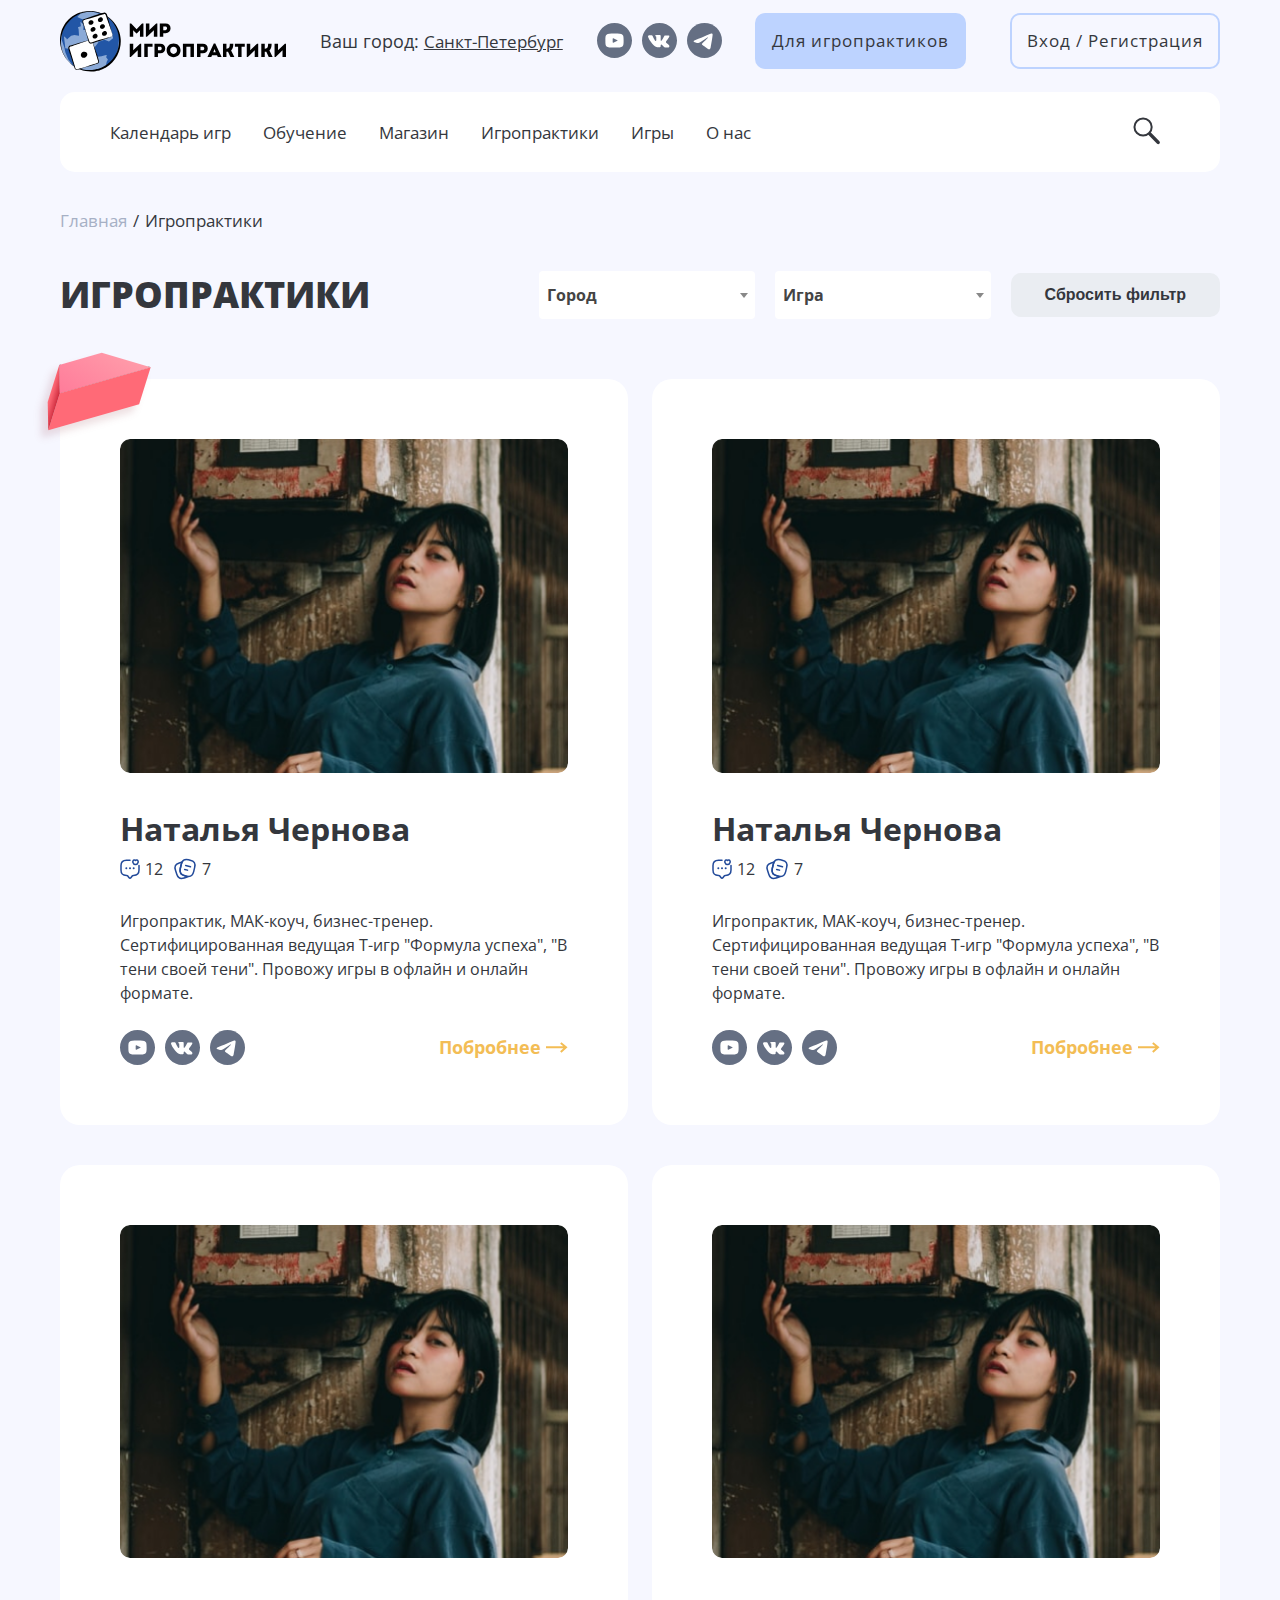
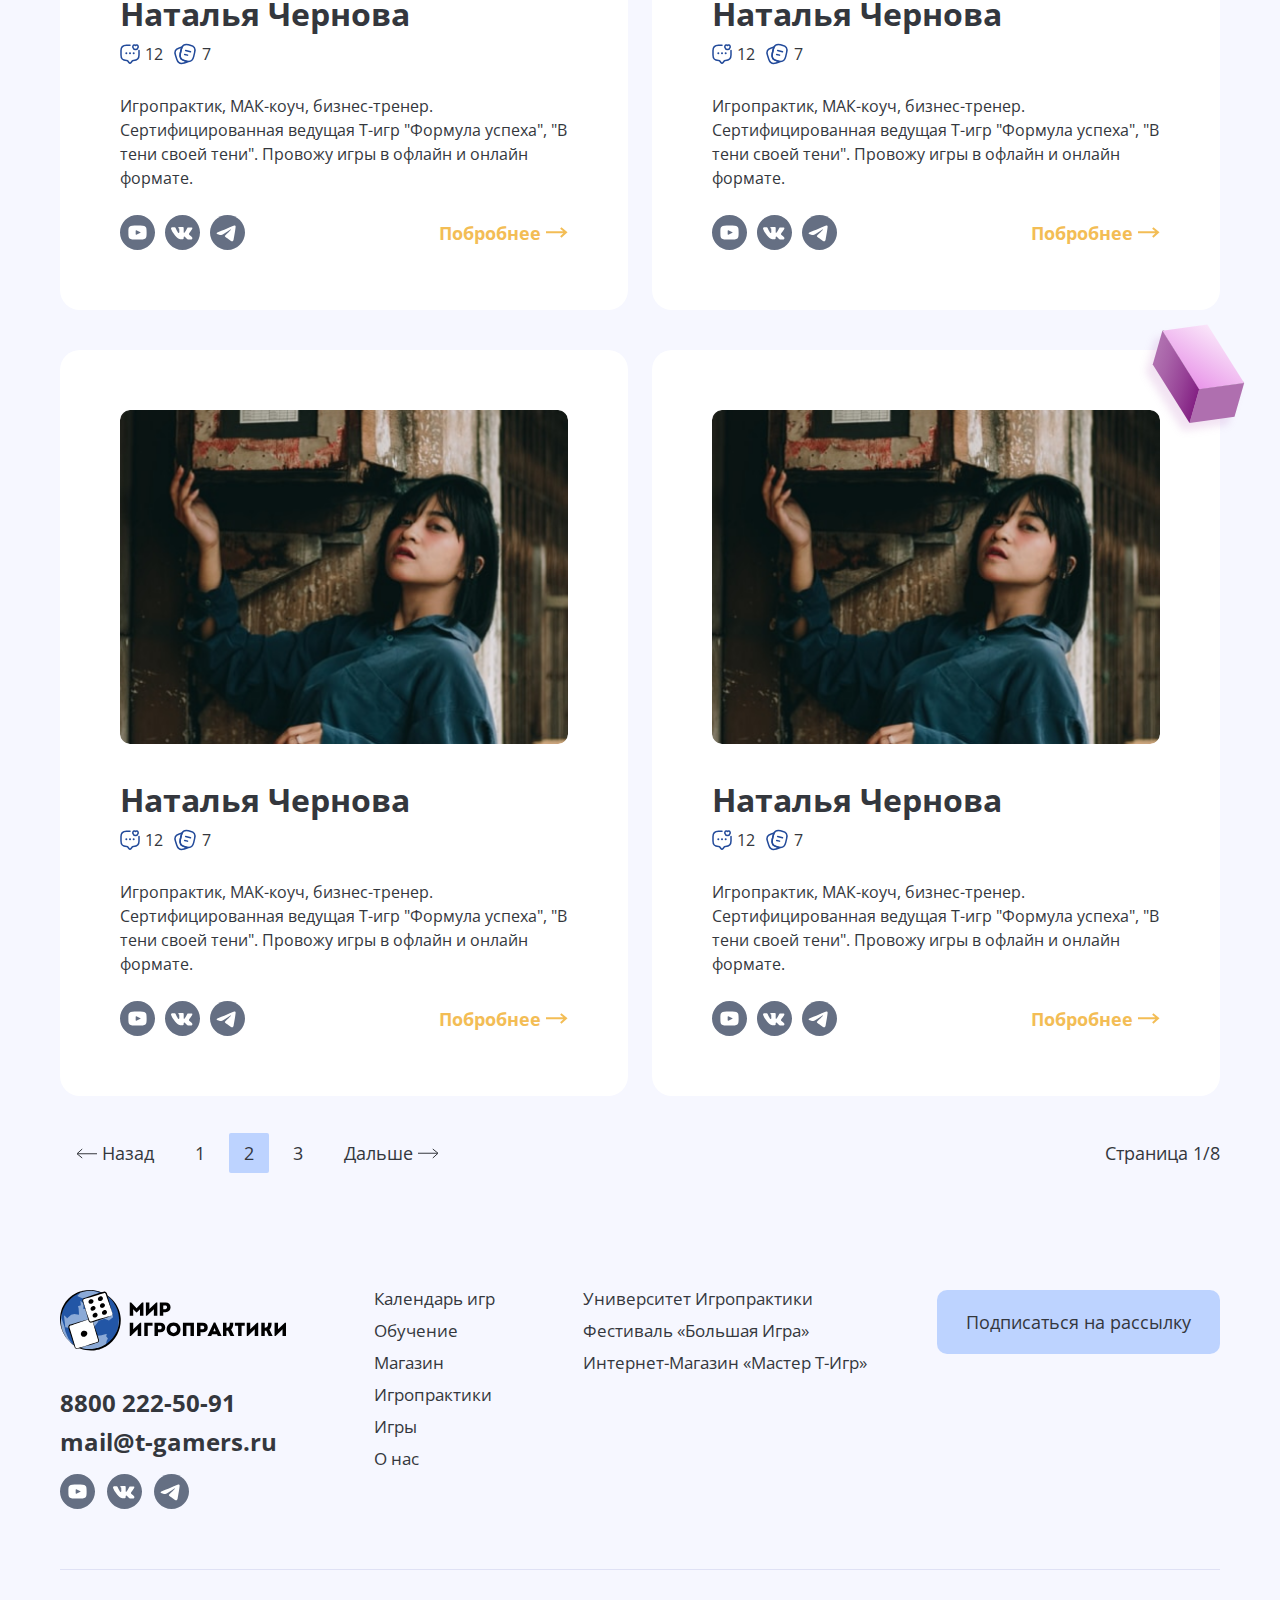
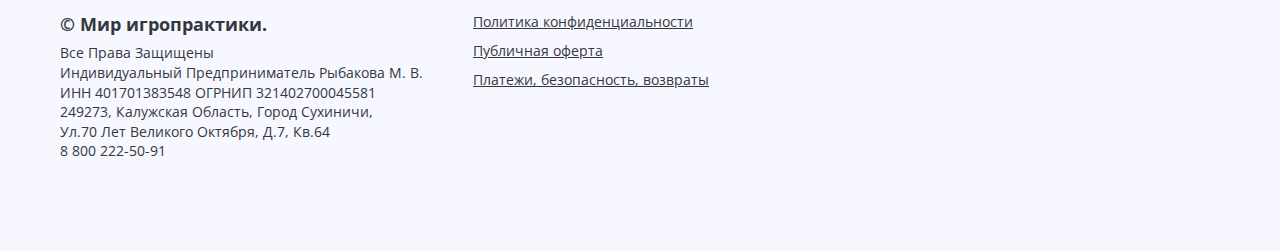
<file: games.html>
<!DOCTYPE html>
<html lang="en">
<head>
	<meta charset="UTF-8">
	<meta http-equiv="X-UA-Compatible" content="IE=edge">
	<meta name="viewport" content="width=device-width, initial-scale=1.0">
	<link href="https://fonts.googleapis.com/css?family=Open+Sans:regular,600,700&display=swap" rel="stylesheet" />
	<link rel="stylesheet" href="libs/fancybox/dist/jquery.fancybox.min.css">
	<link rel="stylesheet" href="libs/select2/select2.min.css">
	<link rel="stylesheet" href="css/datepicker.css">
	<link rel="stylesheet" href="css/style.css">
	<link rel="stylesheet" href="css/main.css">
	<link rel="stylesheet" href="css/inner.css">

	<title>Игры</title>
</head>

<body>
	<div class="wrapper">
		<header class="header">
			<div class="container">
				<div class="header_menu">
					<a href="index.html" class="header_logo"><img src="images/logo.svg" alt="логотип"></a>
					<div class="header_location">Ваш город: <a href="#changecity" data-fancybox="">Санкт-Петербург</a></div>
					<div class="header_socials">
						<ul>
							<li>
								<a href="index.html">
									<svg width="35" height="35" viewBox="0 0 35 35" fill="none" xmlns="http://www.w3.org/2000/svg">
										<circle cx="17.5" cy="17.5" r="17.5" fill="white"/>
										<path d="M20.4221 17.1956L16.3279 15.2851C15.9706 15.1193 15.6771 15.3052 15.6771 15.7008V19.2992C15.6771 19.6948 15.9706 19.8807 16.3279 19.7149L20.4203 17.8044C20.7794 17.6367 20.7794 17.3633 20.4221 17.1956ZM17.5 0C7.83489 0 0 7.83489 0 17.5C0 27.1651 7.83489 35 17.5 35C27.1651 35 35 27.1651 35 17.5C35 7.83489 27.1651 0 17.5 0ZM17.5 24.6093C8.54217 24.6093 8.38544 23.8018 8.38544 17.5C8.38544 11.1982 8.54217 10.3906 17.5 10.3906C26.4578 10.3906 26.6146 11.1982 26.6146 17.5C26.6146 23.8018 26.4578 24.6093 17.5 24.6093Z" fill="#656F83"/>
										</svg>
								</a>
							</li>
							<li>
								<a href="index.html">
									<svg width="35" height="35" viewBox="0 0 35 35" fill="none" xmlns="http://www.w3.org/2000/svg">
										<circle cx="17.5" cy="17.5" r="17.5" fill="white"/>
										<path d="M17.5 0C7.83481 0 0 7.83481 0 17.5C0 27.1652 7.83481 35 17.5 35C27.1652 35 35 27.1652 35 17.5C35 7.83481 27.1652 0 17.5 0ZM26.9051 24.141C26.1583 24.608 23.1234 24.7472 22.3887 24.2134C21.9857 23.9207 21.6172 23.5545 21.2673 23.2057C21.0224 22.9619 20.7445 22.8436 20.5341 22.579C20.3623 22.3625 20.2444 22.107 20.0636 21.8932C19.7584 21.5346 19.2887 21.2294 18.9171 21.6676C18.3576 22.3269 19.0051 23.6216 18.259 24.1141C18.0088 24.2794 17.7563 24.3271 17.4435 24.3036L16.7509 24.3351C16.3441 24.343 15.6996 24.3468 15.2367 24.2634C14.7203 24.1702 14.2938 23.8881 13.8267 23.6811C12.9404 23.288 12.0961 22.7523 11.4535 22.0103C9.70461 19.9897 7.35561 17.2107 6.44308 14.6703C6.25541 14.1482 5.75953 13.1144 6.22964 12.6666C6.86882 12.2022 10.006 12.0714 10.4955 12.7895C10.6941 13.0814 10.8196 13.5083 10.9602 13.8393C11.1354 14.2517 11.2302 14.6403 11.5039 15.0054C11.7462 15.3292 11.9247 15.6548 12.112 16.0097C12.3224 16.4081 12.5211 16.7903 12.777 17.1569C12.9506 17.4064 13.4097 17.9026 13.6997 17.9394C14.4079 18.03 14.364 16.3092 14.3113 15.8891C14.2608 15.4842 14.2479 15.0547 14.2612 14.6441C14.2726 14.2938 14.304 13.8002 14.0967 13.5144C13.7585 13.048 13.0052 13.3968 12.9464 12.7701C13.0708 12.5923 13.0446 12.4346 13.8753 12.1609C14.5296 11.9459 14.9523 11.9528 15.3838 11.9873C16.2633 12.0578 17.1959 11.8197 18.0452 12.1048C18.8565 12.3781 18.731 13.531 18.7037 14.2218C18.6669 15.1646 18.7063 16.0851 18.7037 17.0424C18.7026 17.478 18.6851 17.9022 19.2166 17.8666C19.7148 17.8336 19.7656 17.4143 20.0033 17.0686C20.3339 16.5863 20.6376 16.0973 20.9742 15.6169C21.428 14.9675 21.5653 14.2377 21.9925 13.5724C22.1453 13.3347 22.2769 12.8282 22.5123 12.6401C22.6905 12.4972 23.029 12.5719 23.2447 12.5719H23.7577C24.1501 12.5719 24.5504 12.5688 24.9538 12.5829C25.5346 12.603 26.1852 12.4695 26.761 12.551C29.2462 12.9017 23.6375 18.2143 23.9294 19.1628C24.1311 19.8179 25.4106 20.55 25.8724 21.0864C26.4854 21.8011 28.3727 23.2216 26.9051 24.141Z" fill="#656F83"/>
										</svg>
								</a>
							</li>
							<li>
								<a href="index.html">
									<svg width="35" height="35" viewBox="0 0 35 35" fill="none" xmlns="http://www.w3.org/2000/svg">
										<path d="M17.5 35C27.165 35 35 27.165 35 17.5C35 7.83502 27.165 0 17.5 0C7.83502 0 0 7.83502 0 17.5C0 27.165 7.83502 35 17.5 35Z" fill="#656F83"/>
										<path d="M7.92124 17.3151C13.0228 15.0924 16.4247 13.627 18.1268 12.9191C22.9868 10.8976 23.9966 10.5465 24.6548 10.5348C24.7996 10.5324 25.1233 10.5682 25.333 10.7384C25.51 10.882 25.5587 11.0761 25.582 11.2123C25.6053 11.3485 25.6344 11.6588 25.6113 11.9012C25.3479 14.6684 24.2084 21.3835 23.6286 24.4828C23.3833 25.7942 22.9003 26.2339 22.4327 26.277C21.4164 26.3705 20.6447 25.6054 19.6604 24.9601C18.1202 23.9505 17.2501 23.322 15.755 22.3368C14.0272 21.1982 15.1473 20.5724 16.1319 19.5497C16.3896 19.282 20.8673 15.2093 20.9539 14.8398C20.9648 14.7936 20.9748 14.6213 20.8725 14.5304C20.7702 14.4394 20.6192 14.4705 20.5102 14.4953C20.3557 14.5303 17.8952 16.1567 13.1286 19.3742C12.4302 19.8538 11.7976 20.0875 11.2308 20.0753C10.6059 20.0618 9.40399 19.722 8.51047 19.4315C7.41453 19.0753 6.5435 18.8869 6.61935 18.2819C6.65886 17.9668 7.09282 17.6445 7.92124 17.3151Z" fill="white"/>
										</svg>
								</a>
							</li>
						</ul>
					</div>
					<div class="header_button">
						<a href="index.html" class="button button_blue">Для игропрактиков</a>
					</div>
					<div class="header_button">
						<a href="#login" class="button button_white" data-fancybox="">Вход / Регистрация</a>
					</div>
					<div class="header_burger">
						<div class="top-line"></div>
						<div class="middle-line"></div>
						<div class="bottom-line"></div>
					</div>
				</div>
				<div class="header_nav">
					<nav>
						<ul class="menu_list">
							<li><a href="calendar.html">Календарь игр</a></li>
							<li><a href="https://gameuniversity.ru/" target="_blank">Обучение</a></li>
							<li><a href="https://mastertigr.ru/" target="_blank">Магазин</a></li>
							<li><a href="games.html">Игропрактики</a></li>
							<li><a href="transf.html">Игры</a></li>
							<li><a href="info.html">О нас</a></li>
						</ul>
					</nav>
					<div class="header_search">
						<input id="email" type="text" placeholder="Введите фразу для поиска" class="input"/>
						<div class="search_block">
							<button class="btn_search">
								<svg width="32" height="30" viewBox="0 0 32 30" fill="none" xmlns="http://www.w3.org/2000/svg">
									<path d="M17.8958 17L26.7183 26C26.9575 26.2506 26.9571 26.6571 26.7193 26.9061L26.6878 26.9391C26.4491 27.189 26.0624 27.1893 25.8224 26.9381L17 17.9381" stroke="#34373D" stroke-width="2.00015" stroke-linecap="round" stroke-linejoin="round"/>
									<path fill-rule="evenodd" clip-rule="evenodd" d="M11.0773 19.4596C15.8355 19.4596 19.6927 15.648 19.6927 10.9461C19.6927 6.24425 15.8355 2.43262 11.0773 2.43262C6.31915 2.43262 2.46191 6.24425 2.46191 10.9461C2.46191 15.648 6.31915 19.4596 11.0773 19.4596Z" stroke="#34373D" stroke-width="2.00015" stroke-linecap="round" stroke-linejoin="round"/>
								</svg>
							</button>
						</div>
				</div>
				</div>
				<div class="header_mob">
					<a href="index.html" class="header_logo"><img src="images/logo.svg" alt="логотип"></a>
				</div>
			</div>
		</header>
		<main class="main">
			<div class="container">
				<ul class="breadcrumbs">
					<li class="breadcrumbs_item">
						<a href="index.html" class="breadcrumbs_link">
							Главная
						</a>
					</li>
					<div class="breadcrumbs_arrow">
						/
					</div>
					<li class="breadcrumbs_item">
						<a href="#" class="breadcrumbs_link active">
							Игропрактики
						</a>
					</li>
				</ul>
			</div>
			<section class="section games">
				<div class="container">
					<form class="games_top">
						<div class="games_top-title">
							Игропрактики
						</div>
						<div class="games_top-select">
							<select name="" id="">
								<option value="">
									Город
								</option>
								<option value="">
									Территория денег (10)
								</option>
								<option value="">
									Око судьбы
								</option>
								<option value="">
									Око судьбы
								</option>
								<option value="">
									Территория денег (10)
								</option>
								<option value="">
									Око судьбы
								</option>
								<option value="">
									Око судьбы
								</option>
							</select>
						</div>
						<div class="games_top-select">
							<select name="" id="">
								<option value="">
									Игра
								</option>
								<option value="">
									Территория денег (10)
								</option>
								<option value="">
									Око судьбы
								</option>
								<option value="">
									Око судьбы
								</option>
								<option value="">
									Территория денег (10)
								</option>
								<option value="">
									Око судьбы
								</option>
								<option value="">
									Око судьбы
								</option>
							</select>
						</div>
						<div class="games_top-filter">
							<span>Фильтры</span>
							<svg width="23" height="15" viewBox="0 0 23 15" fill="none" xmlns="http://www.w3.org/2000/svg">
								<path d="M14.2066 0.246402C13.5732 0.38566 13.0522 0.677652 12.5625 1.17179C12.2481 1.48625 12.1357 1.63898 11.965 1.97589C11.8482 2.205 11.7359 2.48351 11.709 2.58683L11.6596 2.78449H6.1252H0.590825L0.393169 2.88332C0.119146 3.02257 -0.0201122 3.26964 0.00234879 3.56164C0.0248097 3.80421 0.123638 3.97043 0.348247 4.11867L0.496489 4.22199H6.07129H11.6461L11.7449 4.54992C12.0279 5.47531 12.8275 6.30187 13.7709 6.64777C14.6828 6.98019 15.6082 6.9173 16.4887 6.4591C17.2613 6.0548 17.9531 5.18332 18.1598 4.34328L18.1912 4.22199H20.3385H22.4813L22.6295 4.11867C22.8541 3.97043 22.9529 3.80421 22.9754 3.56164C22.9979 3.26964 22.8586 3.02257 22.5846 2.88332C22.3869 2.78449 22.3734 2.78449 20.2846 2.78449H18.1867L18.1373 2.59132C18.0475 2.25441 17.7465 1.69289 17.4859 1.37843C16.8525 0.614761 15.8822 0.170035 14.8715 0.183511C14.6559 0.188004 14.3549 0.214957 14.2066 0.246402ZM15.4914 1.70187C16.1832 1.9175 16.6729 2.488 16.7986 3.22921C17.0098 4.45558 15.8912 5.59211 14.6649 5.39894C13.5328 5.22375 12.7916 4.10968 13.0836 3.03156C13.1779 2.68566 13.4295 2.27687 13.6721 2.07472C13.8697 1.90851 14.2516 1.71086 14.4672 1.66144C14.7412 1.59406 15.2039 1.61652 15.4914 1.70187Z" fill="#2256A6"/>
								<path d="M7.24414 8.44517C6.09414 8.74614 5.21367 9.5772 4.85879 10.7002L4.78242 10.9563L2.6127 10.9698C0.501367 10.9832 0.442969 10.9877 0.32168 11.0776C0.0835937 11.2528 0.0117188 11.3965 0.0117188 11.6795C0.0117188 11.9625 0.0835937 12.1063 0.32168 12.2815C0.442969 12.3713 0.501367 12.3758 2.61719 12.3893L4.79141 12.4028L4.86328 12.6543C5.07891 13.3911 5.66289 14.1368 6.34121 14.55C6.48047 14.6309 6.76797 14.7612 6.98359 14.8375C7.32051 14.9543 7.46426 14.9768 7.93145 14.9948C8.61426 15.0217 8.95566 14.9498 9.55762 14.6534C10.3123 14.285 10.9816 13.5123 11.2287 12.7262L11.332 12.3983L16.9338 12.3893C22.5086 12.3758 22.5355 12.3758 22.6568 12.2815C22.8949 12.1063 22.9668 11.9625 22.9668 11.6795C22.9668 11.3965 22.8949 11.2528 22.6568 11.0776C22.5355 10.9832 22.5086 10.9832 16.9338 10.9698L11.332 10.9608L11.2287 10.6284C10.9816 9.84224 10.3033 9.0606 9.53965 8.69224C9.31504 8.58442 9.00059 8.46313 8.83887 8.4272C8.43008 8.32837 7.64395 8.33735 7.24414 8.44517ZM8.67266 9.87817C9.77773 10.26 10.2764 11.5223 9.7418 12.569C9.53516 12.9778 9.14883 13.3012 8.67266 13.4764C8.43906 13.5618 8.32676 13.5752 7.97637 13.5573C7.62598 13.5438 7.50918 13.5168 7.25312 13.4C6.29629 12.9508 5.88301 11.7918 6.34121 10.8485C6.56133 10.4083 6.88926 10.1073 7.38789 9.90063C7.7293 9.76138 8.2998 9.75239 8.67266 9.87817Z" fill="#2256A6"/>
							</svg>								
						</div>
						<button type="reset" class="games_top-button">
							Сбросить фильтр
						</button>
						<div class="games_top-mob">
							<div class="games_top-close">
								<svg width="34" height="34" viewBox="0 0 34 34" fill="none" xmlns="http://www.w3.org/2000/svg">
									<line x1="8.1318" y1="25.1025" x2="25.1024" y2="8.13194" stroke="#34373D"/>
									<line x1="25.1025" y1="25.8096" x2="8.13194" y2="8.83905" stroke="#34373D"/>
								</svg>									
							</div>
							<button type="button" class="games_top-hide">
								Показать
							</button>
						</div>
					</form>
					<div class="games_items">
						<div class="games_item topleftimg">
							<div class="games_item-after">
								<img src="./images/redimg.svg" alt="">
							</div>
							<div class="games_item-img">
								<img src="./images/gamesitem.png" alt="">
							</div>
							<div class="games_item-wrapper">
								<div class="games_item-name">
									Наталья Чернова
								</div>
								<div class="games_item-info">
									<div class="games_item-infoblock">
										<img src="./images/comment.svg" alt="">
										<span>12</span>
									</div>
									<div class="games_item-infoblock">
										<img src="./images/note.svg" alt="">
										<span>7</span>
									</div>
								</div>
								<div class="games_item-desc">
									Игропрактик, МАК-коуч, бизнес-тренер. Сертифицированная ведущая Т-игр "Формула успеха", "В тени своей тени". Провожу игры в офлайн и онлайн формате.
								</div>
								<div class="games_item-bottom">
									<div class="games_item-socials">
										<a href="">
											<img src="./images/yt.svg" alt="">
										</a>
										<a href="">
											<img src="./images/vk.svg" alt="">
										</a>
										<a href="">
											<img src="./images/tg.svg" alt="">
										</a>
									</div>
									<a href="gamer.html" class="games_item-button">
										<span>Побробнее</span>
										<svg width="22" height="11" viewBox="0 0 22 11" fill="none" xmlns="http://www.w3.org/2000/svg">
											<path d="M0 5.23529L19.5652 5.23529M14.7826 10L20 5.23529L14.7826 1" stroke="#F3BD55" stroke-width="2"/>
										</svg>										
									</a>
								</div>
							</div>
						</div>
						<div class="games_item">
							<div class="games_item-img">
								<img src="./images/gamesitem.png" alt="">
							</div>
							<div class="games_item-wrapper">
								<div class="games_item-name">
									Наталья Чернова
								</div>
								<div class="games_item-info">
									<div class="games_item-infoblock">
										<img src="./images/comment.svg" alt="">
										<span>12</span>
									</div>
									<div class="games_item-infoblock">
										<img src="./images/note.svg" alt="">
										<span>7</span>
									</div>
								</div>
								<div class="games_item-desc">
									Игропрактик, МАК-коуч, бизнес-тренер. Сертифицированная ведущая Т-игр "Формула успеха", "В тени своей тени". Провожу игры в офлайн и онлайн формате.
								</div>
								<div class="games_item-bottom">
									<div class="games_item-socials">
										<a href="">
											<img src="./images/yt.svg" alt="">
										</a>
										<a href="">
											<img src="./images/vk.svg" alt="">
										</a>
										<a href="">
											<img src="./images/tg.svg" alt="">
										</a>
									</div>
									<a href="gamer.html" class="games_item-button">
										<span>Побробнее</span>
										<svg width="22" height="11" viewBox="0 0 22 11" fill="none" xmlns="http://www.w3.org/2000/svg">
											<path d="M0 5.23529L19.5652 5.23529M14.7826 10L20 5.23529L14.7826 1" stroke="#F3BD55" stroke-width="2"/>
										</svg>										
									</a>
								</div>
							</div>
						</div>
						<div class="games_item">
							<div class="games_item-img">
								<img src="./images/gamesitem.png" alt="">
							</div>
							<div class="games_item-wrapper">
								<div class="games_item-name">
									Наталья Чернова
								</div>
								<div class="games_item-info">
									<div class="games_item-infoblock">
										<img src="./images/comment.svg" alt="">
										<span>12</span>
									</div>
									<div class="games_item-infoblock">
										<img src="./images/note.svg" alt="">
										<span>7</span>
									</div>
								</div>
								<div class="games_item-desc">
									Игропрактик, МАК-коуч, бизнес-тренер. Сертифицированная ведущая Т-игр "Формула успеха", "В тени своей тени". Провожу игры в офлайн и онлайн формате.
								</div>
								<div class="games_item-bottom">
									<div class="games_item-socials">
										<a href="">
											<img src="./images/yt.svg" alt="">
										</a>
										<a href="">
											<img src="./images/vk.svg" alt="">
										</a>
										<a href="">
											<img src="./images/tg.svg" alt="">
										</a>
									</div>
									<a href="gamer.html" class="games_item-button">
										<span>Побробнее</span>
										<svg width="22" height="11" viewBox="0 0 22 11" fill="none" xmlns="http://www.w3.org/2000/svg">
											<path d="M0 5.23529L19.5652 5.23529M14.7826 10L20 5.23529L14.7826 1" stroke="#F3BD55" stroke-width="2"/>
										</svg>										
									</a>
								</div>
							</div>
						</div>
						<div class="games_item">
							<div class="games_item-img">
								<img src="./images/gamesitem.png" alt="">
							</div>
							<div class="games_item-wrapper">
								<div class="games_item-name">
									Наталья Чернова
								</div>
								<div class="games_item-info">
									<div class="games_item-infoblock">
										<img src="./images/comment.svg" alt="">
										<span>12</span>
									</div>
									<div class="games_item-infoblock">
										<img src="./images/note.svg" alt="">
										<span>7</span>
									</div>
								</div>
								<div class="games_item-desc">
									Игропрактик, МАК-коуч, бизнес-тренер. Сертифицированная ведущая Т-игр "Формула успеха", "В тени своей тени". Провожу игры в офлайн и онлайн формате.
								</div>
								<div class="games_item-bottom">
									<div class="games_item-socials">
										<a href="">
											<img src="./images/yt.svg" alt="">
										</a>
										<a href="">
											<img src="./images/vk.svg" alt="">
										</a>
										<a href="">
											<img src="./images/tg.svg" alt="">
										</a>
									</div>
									<a href="gamer.html" class="games_item-button">
										<span>Побробнее</span>
										<svg width="22" height="11" viewBox="0 0 22 11" fill="none" xmlns="http://www.w3.org/2000/svg">
											<path d="M0 5.23529L19.5652 5.23529M14.7826 10L20 5.23529L14.7826 1" stroke="#F3BD55" stroke-width="2"/>
										</svg>										
									</a>
								</div>
							</div>
						</div>
						<div class="games_item">
							<div class="games_item-img">
								<img src="./images/gamesitem.png" alt="">
							</div>
							<div class="games_item-wrapper">
								<div class="games_item-name">
									Наталья Чернова
								</div>
								<div class="games_item-info">
									<div class="games_item-infoblock">
										<img src="./images/comment.svg" alt="">
										<span>12</span>
									</div>
									<div class="games_item-infoblock">
										<img src="./images/note.svg" alt="">
										<span>7</span>
									</div>
								</div>
								<div class="games_item-desc">
									Игропрактик, МАК-коуч, бизнес-тренер. Сертифицированная ведущая Т-игр "Формула успеха", "В тени своей тени". Провожу игры в офлайн и онлайн формате.
								</div>
								<div class="games_item-bottom">
									<div class="games_item-socials">
										<a href="">
											<img src="./images/yt.svg" alt="">
										</a>
										<a href="">
											<img src="./images/vk.svg" alt="">
										</a>
										<a href="">
											<img src="./images/tg.svg" alt="">
										</a>
									</div>
									<a href="gamer.html" class="games_item-button">
										<span>Побробнее</span>
										<svg width="22" height="11" viewBox="0 0 22 11" fill="none" xmlns="http://www.w3.org/2000/svg">
											<path d="M0 5.23529L19.5652 5.23529M14.7826 10L20 5.23529L14.7826 1" stroke="#F3BD55" stroke-width="2"/>
										</svg>										
									</a>
								</div>
							</div>
						</div>
						<div class="games_item toprightimg">
							<div class="games_item-after">
								<img src="./images/purpleimg.svg" alt="">
							</div>
							<div class="games_item-img">
								<img src="./images/gamesitem.png" alt="">
							</div>
							<div class="games_item-wrapper">
								<div class="games_item-name">
									Наталья Чернова
								</div>
								<div class="games_item-info">
									<div class="games_item-infoblock">
										<img src="./images/comment.svg" alt="">
										<span>12</span>
									</div>
									<div class="games_item-infoblock">
										<img src="./images/note.svg" alt="">
										<span>7</span>
									</div>
								</div>
								<div class="games_item-desc">
									Игропрактик, МАК-коуч, бизнес-тренер. Сертифицированная ведущая Т-игр "Формула успеха", "В тени своей тени". Провожу игры в офлайн и онлайн формате.
								</div>
								<div class="games_item-bottom">
									<div class="games_item-socials">
										<a href="">
											<img src="./images/yt.svg" alt="">
										</a>
										<a href="">
											<img src="./images/vk.svg" alt="">
										</a>
										<a href="">
											<img src="./images/tg.svg" alt="">
										</a>
									</div>
									<a href="gamer.html" class="games_item-button">
										<span>Побробнее</span>
										<svg width="22" height="11" viewBox="0 0 22 11" fill="none" xmlns="http://www.w3.org/2000/svg">
											<path d="M0 5.23529L19.5652 5.23529M14.7826 10L20 5.23529L14.7826 1" stroke="#F3BD55" stroke-width="2"/>
										</svg>										
									</a>
								</div>
							</div>
						</div>
					</div>
					<div class="games_bottom">
						<ul class="pagination">
							<li class="pagination_button pagination_prev">
								<a href="">
									<svg width="21" height="11" viewBox="0 0 21 11" fill="none" xmlns="http://www.w3.org/2000/svg">
										<path d="M21 5.76471L1.43478 5.76471M6.21739 1L1 5.76471L6.21739 10" stroke="#34373D"/>
									</svg>									
									<span>
										Назад
									</span>
								</a>
							</li>
							<li class="pagination_item">
								<a href="" class="pagination_link">
									1
								</a>
							</li>
							<li class="pagination_item">
								<a href="" class="pagination_link active">
									2
								</a>
							</li>
							<li class="pagination_item">
								<a href="" class="pagination_link">
									3
								</a>
							</li>
							<li class="pagination_button pagination_next">
								<a href="">
									<span>
										Дальше
									</span>
									<svg width="21" height="11" viewBox="0 0 21 11" fill="none" xmlns="http://www.w3.org/2000/svg">
										<path d="M0 5.23529L19.5652 5.23529M14.7826 10L20 5.23529L14.7826 1" stroke="#34373D"/>
									</svg>																
								</a>
							</li>
						</ul>
						<div class="pages">
							Страница 1/8
						</div>
					</div>
				</div>
			</section>
		</main>
		<footer class="footer">
			<div class="container">
				<div class="footer_top">
					<div class="footer_left">
						<a href="index.html" class="footer_logo">
							<img src="./images/logo.svg" alt="">
						</a>
						<div class="footer_socials">
							<a href="+88002225091" class="footer_socials-send">
								8800 222-50-91
							</a>
							<a href="mailto:mail@t-gamers.ru" class="footer_socials-send">
								mail@t-gamers.ru
							</a>
							<div class="footer_socials-images">
								<a href="">
									<img src="./images/yt.svg" alt="">
								</a>
								<a href="">
									<img src="./images/vk.svg" alt="">
								</a>
								<a href="">
									<img src="./images/tg.svg" alt="">
								</a>
							</div>
						</div>
					</div>
					<div class="footer_center">
						<div class="footer_center-item">
							<a href="calendar.html">
								Календарь игр
							</a>
						</div>
						<div class="footer_center-item">
							<a href="https://gameuniversity.ru/" target="_blank">
								Обучение
							</a>
						</div>
						<div class="footer_center-item">
							<a href="https://mastertigr.ru/" target="_blank">
								Магазин
							</a>
						</div>
						<div class="footer_center-item">
							<a href="games.html">
								Игропрактики
							</a>
						</div>
						<div class="footer_center-item">
							<a href="transf.html">
								Игры
							</a>
						</div>
						<div class="footer_center-item">
							<a href="info.html">
								О нас
							</a>
						</div>
					</div>
					<div class="footer_right">
						<div class="footer_right-links">
							<a href="" class="footer_right-link">
								Университет игропрактики
							</a>
							<a href="" class="footer_right-link">
								Фестиваль «Большая Игра»
							</a>
							<a href="" class="footer_right-link">
								Интернет-магазин «Мастер Т-игр»
							</a>
						</div>
						<div class="footer_right-button">
							<a href="">Подписаться на рассылку</a>
						</div>
					</div>
				</div>
				<div class="footer_bottom">
					<div class="footer_bottom-left">
						<div class="footer_bottom-copy">
							© Мир игропрактики.
						</div>
						<div class="footer_bottom-desc">
							Все права защищены <br>
							Индивидуальный предприниматель Рыбакова М. В. <br>
							ИНН 401701383548 ОГРНИП 321402700045581 <br>
							249273, Калужская область, город Сухиничи, <br>
							ул.70 лет Великого Октября, д.7, кв.64 <br>
							8 800 222-50-91
						</div>
					</div>
					<div class="footer_bottom-right">
						<a href="" class="footer_bottom-link">
							Политика конфиденциальности
						</a>
						<a href="" class="footer_bottom-link">
							Публичная оферта
						</a>
						<a href="" class="footer_bottom-link">
							Платежи, безопасность, возвраты
						</a>
					</div>
				</div>
			</div>
		</footer>
	</div>

	<div class="city popup" id="login">
		<div class="popup_wrapper">
			<div class="popup_title">
				здравствуйте
			</div>
			<div class="popup_input">
				<input type="text" placeholder="Логин или email">
			</div>
			<div class="popup_input">
				<input type="text" placeholder="Пароль">
			</div>
			<a href="" class="city_forget">
				Не помню пароль
			</a>
			<div class="popup_button">
				<a href="">
					Вход
				</a>
			</div>
			<div class="popup_choose">
				<span>Еще нет профиля?</span>
				<a href="#register" data-fancybox="">Зарегистрируйтесь</a>
			</div>
		</div>
	</div>

	<div class="city popup" id="register">
		<div class="popup_wrapper">
			<div class="popup_title">
				РЕГИСТРАЦИЯ
			</div>
			<div class="popup_input">
				<input type="text" placeholder="Ник">
			</div>
			<div class="popup_input">
				<input type="tel" placeholder="Телефон">
			</div>
			<div class="popup_input">
				<input type="email" placeholder="Email">
			</div>
			<div class="popup_input">
				<input type="password" placeholder="Пароль">
			</div>
			<div class="popup_input">
				<input type="password" placeholder="Повторите пароль">
			</div>
			<div class="city_forget city_forget--register">
				Нажимая на кнопку, я соглашаюсь на <a href="">обработку персональных данных</a>
			</div>
			<div class="popup_button">
				<a href="#thanks" data-fancybox="">
					Регистрация
				</a>
			</div>
			<div class="popup_choose">
				<span>У вас уже есть профиль?</span>
				<a href="#login" data-fancybox="">Войдите</a>
			</div>
		</div>
	</div>

	<div class="city popup" id="changecity">
		<div class="popup_wrapper">
			<div class="popup_title">
				СМЕНА ГОРОДА
			</div>
			<div class="popup_input">
				<input type="text" placeholder="Начните вводить название города. Минимум 3 символа">
			</div>
			<div class="popup_button">
				<a href="">
					Сменить город
				</a>
			</div>
		</div>
	</div>

	<div class="city popup" id="thanks">
		<div class="popup_wrapper">
			<div class="popup_title">
				Спасибо за регистрацию, юлия!
			</div>
			<div class="popup_button">
				<a href="">
					Войти в личный кабинет
				</a>
			</div>
		</div>
	</div>

	<script src=" https://code.jquery.com/jquery-3.6.0.min.js"></script>
	<script src="libs/select2/select2.min.js"></script>
	<script src="js/jquery-ui.min.js"></script>
	<script src="libs/mask/jquery.maskedinput.js"></script>
	<script src="libs/fancybox/js/jquery.fancybox.js"></script>
	<script src="js/slick.min.js"></script>
	<script src="js/common.js"></script>
</body>
</html>
</file>
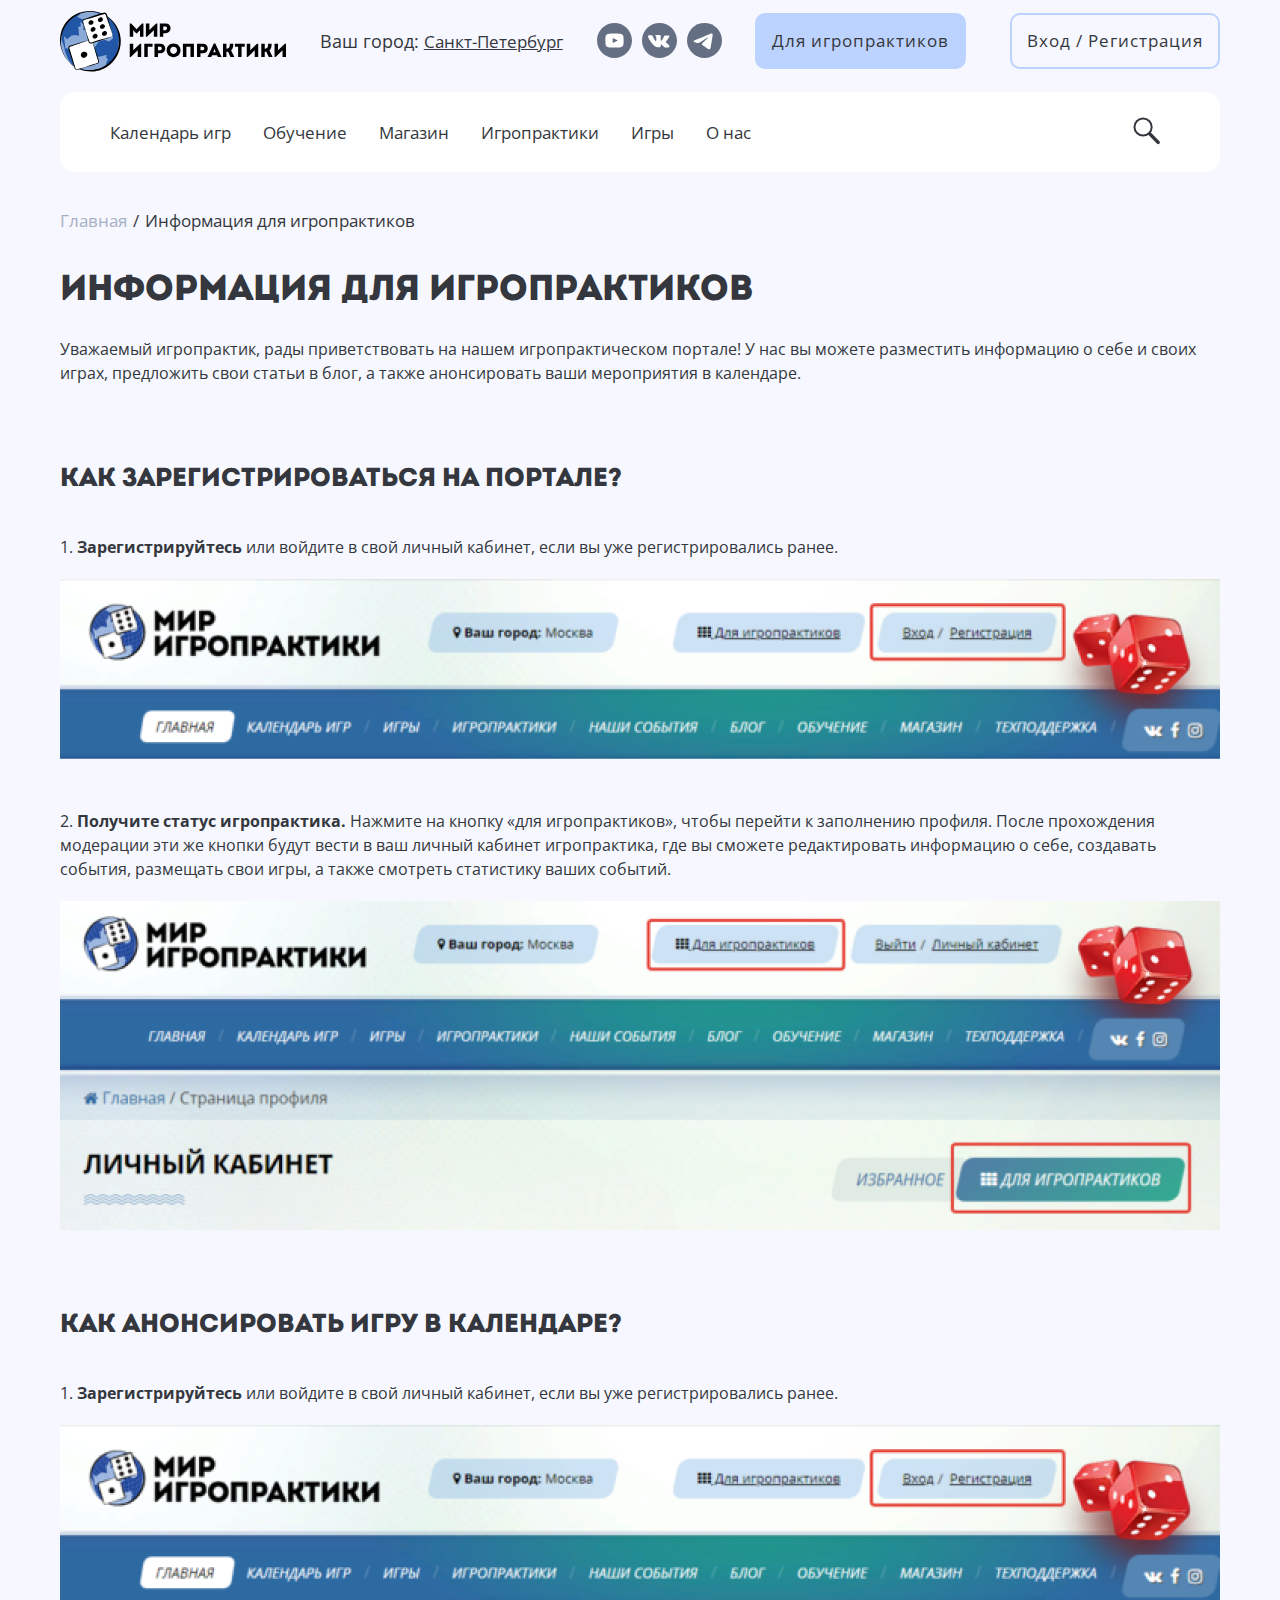
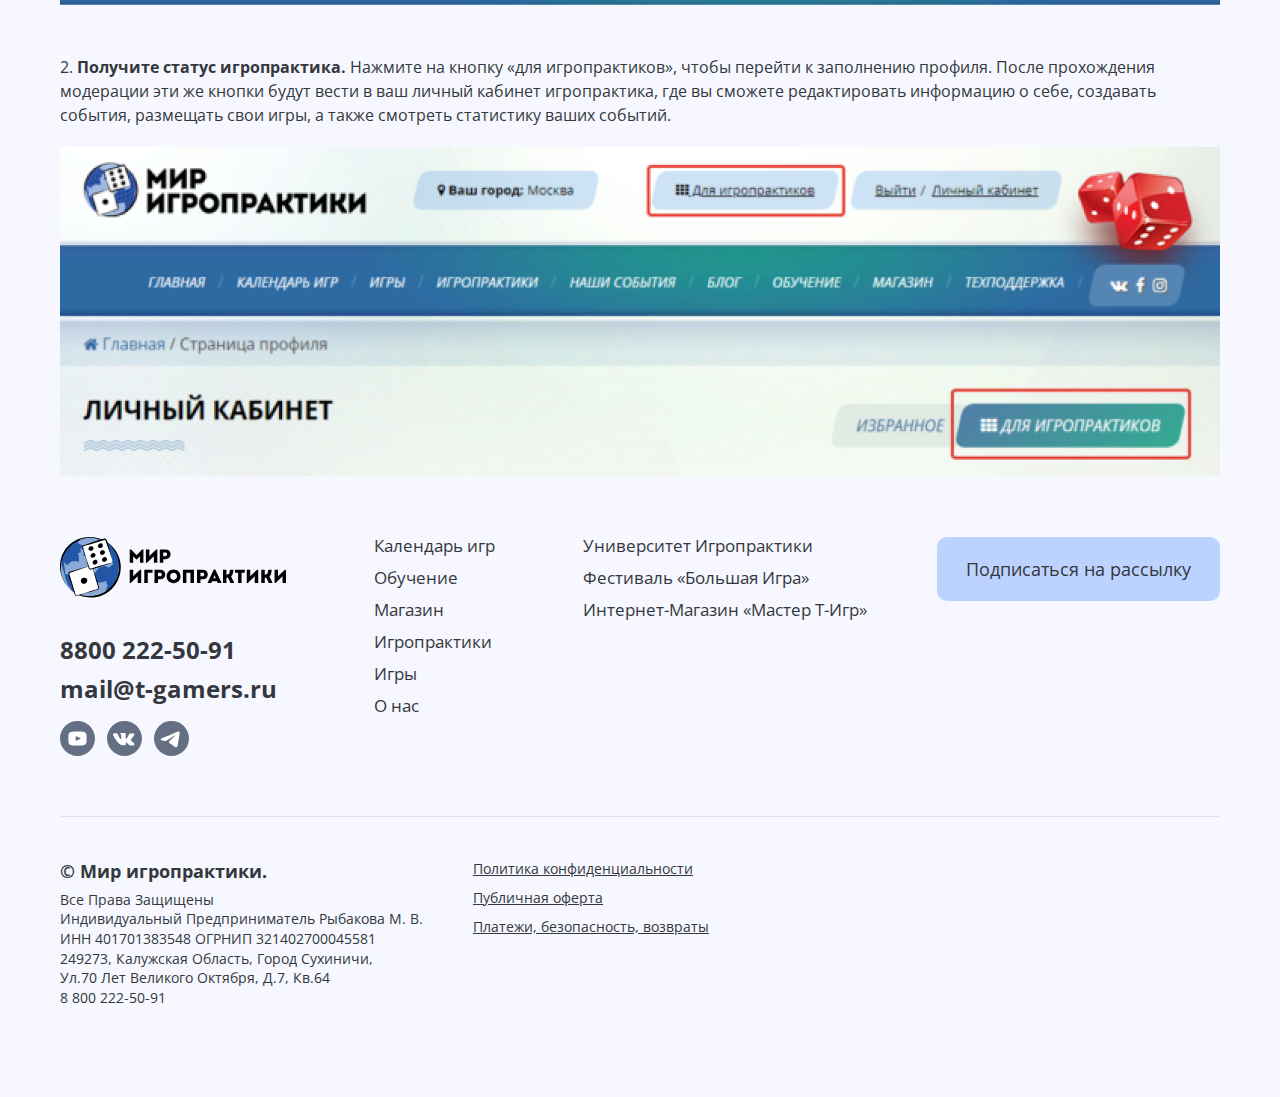
<file: info.html>
<!DOCTYPE html>
<html lang="en">
<head>
	<meta charset="UTF-8">
	<meta http-equiv="X-UA-Compatible" content="IE=edge">
	<meta name="viewport" content="width=device-width, initial-scale=1.0">
	<link href="https://fonts.googleapis.com/css?family=Open+Sans:regular,600,700&display=swap" rel="stylesheet" />
	<link rel="stylesheet" href="libs/fancybox/dist/jquery.fancybox.min.css">
	<link rel="stylesheet" href="libs/select2/select2.min.css">
	<link rel="stylesheet" href="css/datepicker.css">
	<link rel="stylesheet" href="css/style.css">
	<link rel="stylesheet" href="css/main.css">
	<link rel="stylesheet" href="css/inner.css">

	<title>Обучение</title>
</head>

<body>
	<div class="wrapper">
		<header class="header">
			<div class="container">
				<div class="header_menu">
					<a href="index.html" class="header_logo"><img src="images/logo.svg" alt="логотип"></a>
					<div class="header_location">Ваш город: <a href="#changecity" data-fancybox="">Санкт-Петербург</a></div>
					<div class="header_socials">
						<ul>
							<li>
								<a href="index.html">
									<svg width="35" height="35" viewBox="0 0 35 35" fill="none" xmlns="http://www.w3.org/2000/svg">
										<circle cx="17.5" cy="17.5" r="17.5" fill="white"/>
										<path d="M20.4221 17.1956L16.3279 15.2851C15.9706 15.1193 15.6771 15.3052 15.6771 15.7008V19.2992C15.6771 19.6948 15.9706 19.8807 16.3279 19.7149L20.4203 17.8044C20.7794 17.6367 20.7794 17.3633 20.4221 17.1956ZM17.5 0C7.83489 0 0 7.83489 0 17.5C0 27.1651 7.83489 35 17.5 35C27.1651 35 35 27.1651 35 17.5C35 7.83489 27.1651 0 17.5 0ZM17.5 24.6093C8.54217 24.6093 8.38544 23.8018 8.38544 17.5C8.38544 11.1982 8.54217 10.3906 17.5 10.3906C26.4578 10.3906 26.6146 11.1982 26.6146 17.5C26.6146 23.8018 26.4578 24.6093 17.5 24.6093Z" fill="#656F83"/>
										</svg>
								</a>
							</li>
							<li>
								<a href="index.html">
									<svg width="35" height="35" viewBox="0 0 35 35" fill="none" xmlns="http://www.w3.org/2000/svg">
										<circle cx="17.5" cy="17.5" r="17.5" fill="white"/>
										<path d="M17.5 0C7.83481 0 0 7.83481 0 17.5C0 27.1652 7.83481 35 17.5 35C27.1652 35 35 27.1652 35 17.5C35 7.83481 27.1652 0 17.5 0ZM26.9051 24.141C26.1583 24.608 23.1234 24.7472 22.3887 24.2134C21.9857 23.9207 21.6172 23.5545 21.2673 23.2057C21.0224 22.9619 20.7445 22.8436 20.5341 22.579C20.3623 22.3625 20.2444 22.107 20.0636 21.8932C19.7584 21.5346 19.2887 21.2294 18.9171 21.6676C18.3576 22.3269 19.0051 23.6216 18.259 24.1141C18.0088 24.2794 17.7563 24.3271 17.4435 24.3036L16.7509 24.3351C16.3441 24.343 15.6996 24.3468 15.2367 24.2634C14.7203 24.1702 14.2938 23.8881 13.8267 23.6811C12.9404 23.288 12.0961 22.7523 11.4535 22.0103C9.70461 19.9897 7.35561 17.2107 6.44308 14.6703C6.25541 14.1482 5.75953 13.1144 6.22964 12.6666C6.86882 12.2022 10.006 12.0714 10.4955 12.7895C10.6941 13.0814 10.8196 13.5083 10.9602 13.8393C11.1354 14.2517 11.2302 14.6403 11.5039 15.0054C11.7462 15.3292 11.9247 15.6548 12.112 16.0097C12.3224 16.4081 12.5211 16.7903 12.777 17.1569C12.9506 17.4064 13.4097 17.9026 13.6997 17.9394C14.4079 18.03 14.364 16.3092 14.3113 15.8891C14.2608 15.4842 14.2479 15.0547 14.2612 14.6441C14.2726 14.2938 14.304 13.8002 14.0967 13.5144C13.7585 13.048 13.0052 13.3968 12.9464 12.7701C13.0708 12.5923 13.0446 12.4346 13.8753 12.1609C14.5296 11.9459 14.9523 11.9528 15.3838 11.9873C16.2633 12.0578 17.1959 11.8197 18.0452 12.1048C18.8565 12.3781 18.731 13.531 18.7037 14.2218C18.6669 15.1646 18.7063 16.0851 18.7037 17.0424C18.7026 17.478 18.6851 17.9022 19.2166 17.8666C19.7148 17.8336 19.7656 17.4143 20.0033 17.0686C20.3339 16.5863 20.6376 16.0973 20.9742 15.6169C21.428 14.9675 21.5653 14.2377 21.9925 13.5724C22.1453 13.3347 22.2769 12.8282 22.5123 12.6401C22.6905 12.4972 23.029 12.5719 23.2447 12.5719H23.7577C24.1501 12.5719 24.5504 12.5688 24.9538 12.5829C25.5346 12.603 26.1852 12.4695 26.761 12.551C29.2462 12.9017 23.6375 18.2143 23.9294 19.1628C24.1311 19.8179 25.4106 20.55 25.8724 21.0864C26.4854 21.8011 28.3727 23.2216 26.9051 24.141Z" fill="#656F83"/>
										</svg>
								</a>
							</li>
							<li>
								<a href="index.html">
									<svg width="35" height="35" viewBox="0 0 35 35" fill="none" xmlns="http://www.w3.org/2000/svg">
										<path d="M17.5 35C27.165 35 35 27.165 35 17.5C35 7.83502 27.165 0 17.5 0C7.83502 0 0 7.83502 0 17.5C0 27.165 7.83502 35 17.5 35Z" fill="#656F83"/>
										<path d="M7.92124 17.3151C13.0228 15.0924 16.4247 13.627 18.1268 12.9191C22.9868 10.8976 23.9966 10.5465 24.6548 10.5348C24.7996 10.5324 25.1233 10.5682 25.333 10.7384C25.51 10.882 25.5587 11.0761 25.582 11.2123C25.6053 11.3485 25.6344 11.6588 25.6113 11.9012C25.3479 14.6684 24.2084 21.3835 23.6286 24.4828C23.3833 25.7942 22.9003 26.2339 22.4327 26.277C21.4164 26.3705 20.6447 25.6054 19.6604 24.9601C18.1202 23.9505 17.2501 23.322 15.755 22.3368C14.0272 21.1982 15.1473 20.5724 16.1319 19.5497C16.3896 19.282 20.8673 15.2093 20.9539 14.8398C20.9648 14.7936 20.9748 14.6213 20.8725 14.5304C20.7702 14.4394 20.6192 14.4705 20.5102 14.4953C20.3557 14.5303 17.8952 16.1567 13.1286 19.3742C12.4302 19.8538 11.7976 20.0875 11.2308 20.0753C10.6059 20.0618 9.40399 19.722 8.51047 19.4315C7.41453 19.0753 6.5435 18.8869 6.61935 18.2819C6.65886 17.9668 7.09282 17.6445 7.92124 17.3151Z" fill="white"/>
										</svg>
								</a>
							</li>
						</ul>
					</div>
					<div class="header_button">
						<a href="index.html" class="button button_blue">Для игропрактиков</a>
					</div>
					<div class="header_button">
						<a href="#login" class="button button_white" data-fancybox="">Вход / Регистрация</a>
					</div>
					<div class="header_burger">
						<div class="top-line"></div>
						<div class="middle-line"></div>
						<div class="bottom-line"></div>
					</div>
				</div>
				<div class="header_nav">
					<nav>
						<ul class="menu_list">
							<li><a href="calendar.html">Календарь игр</a></li>
							<li><a href="https://gameuniversity.ru/" target="_blank">Обучение</a></li>
							<li><a href="https://mastertigr.ru/" target="_blank">Магазин</a></li>
							<li><a href="games.html">Игропрактики</a></li>
							<li><a href="transf.html">Игры</a></li>
							<li><a href="info.html">О нас</a></li>
						</ul>
					</nav>
					<div class="header_search">
						<input id="email" type="text" placeholder="Введите фразу для поиска" class="input"/>
						<div class="search_block">
							<button class="btn_search">
								<svg width="32" height="30" viewBox="0 0 32 30" fill="none" xmlns="http://www.w3.org/2000/svg">
									<path d="M17.8958 17L26.7183 26C26.9575 26.2506 26.9571 26.6571 26.7193 26.9061L26.6878 26.9391C26.4491 27.189 26.0624 27.1893 25.8224 26.9381L17 17.9381" stroke="#34373D" stroke-width="2.00015" stroke-linecap="round" stroke-linejoin="round"/>
									<path fill-rule="evenodd" clip-rule="evenodd" d="M11.0773 19.4596C15.8355 19.4596 19.6927 15.648 19.6927 10.9461C19.6927 6.24425 15.8355 2.43262 11.0773 2.43262C6.31915 2.43262 2.46191 6.24425 2.46191 10.9461C2.46191 15.648 6.31915 19.4596 11.0773 19.4596Z" stroke="#34373D" stroke-width="2.00015" stroke-linecap="round" stroke-linejoin="round"/>
								</svg>
							</button>
						</div>
				</div>
				</div>
				<div class="header_mob">
					<a href="index.html" class="header_logo"><img src="images/logo.svg" alt="логотип"></a>
				</div>
			</div>
		</header>
		<main class="main">
			<div class="container">
				<ul class="breadcrumbs">
					<li class="breadcrumbs_item">
						<a href="index.html" class="breadcrumbs_link">
							Главная
						</a>
					</li>
					<div class="breadcrumbs_arrow">
						/
					</div>
					<li class="breadcrumbs_item">
						<a href="#" class="breadcrumbs_link active">
							Информация для игропрактиков
						</a>
					</li>
				</ul>
			</div>
			<section class="section info">
				<div class="container">
					<div class="info_wrapper">
						<h1 class="info_title">
							Информация для игропрактиков
						</h1>
						<div class="info_text">
							Уважаемый игропрактик, рады приветствовать на нашем игропрактическом портале! У нас вы можете разместить информацию о себе и своих играх, предложить свои статьи в блог, а также анонсировать ваши мероприятия в календаре.
						</div>
						<h2 class="info_subtitle">
							Как зарегистрироваться на портале?
						</h2>
						<div class="info_item">
							<div class="info_item-text">
								1. <b>Зарегистрируйтесь</b> или войдите в свой личный кабинет, если вы уже регистрировались ранее.
							</div>
							<div class="info_item-img">
								<img src="./images/info1.png" alt="">
							</div>
						</div>
						<div class="info_item">
							<div class="info_item-text">
								2. <b>Получите статус игропрактика.</b> Нажмите на кнопку «для игропрактиков», чтобы перейти к заполнению профиля. После прохождения модерации эти же кнопки будут вести в ваш личный кабинет игропрактика, где вы сможете редактировать информацию о себе, создавать события, размещать свои игры, а также смотреть статистику ваших событий.
							</div>
							<div class="info_item-img">
								<img src="./images/info2.png" alt="">
							</div>
						</div>
						<h2 class="info_subtitle">
							Как анонсировать игру в календаре?
						</h2>
						<div class="info_item">
							<div class="info_item-text">
								1. <b>Зарегистрируйтесь</b> или войдите в свой личный кабинет, если вы уже регистрировались ранее.
							</div>
							<div class="info_item-img">
								<img src="./images/info3.png" alt="">
							</div>
						</div>
						<div class="info_item">
							<div class="info_item-text">
								2. <b>Получите статус игропрактика.</b> Нажмите на кнопку «для игропрактиков», чтобы перейти к заполнению профиля. После прохождения модерации эти же кнопки будут вести в ваш личный кабинет игропрактика, где вы сможете редактировать информацию о себе, создавать события, размещать свои игры, а также смотреть статистику ваших событий.
							</div>
							<div class="info_item-img">
								<img src="./images/info4.png" alt="">
							</div>
						</div>
					</div>
				</div>
			</section>
		</main>
		<footer class="footer">
			<div class="container">
				<div class="footer_top">
					<div class="footer_left">
						<a href="index.html" class="footer_logo">
							<img src="./images/logo.svg" alt="">
						</a>
						<div class="footer_socials">
							<a href="+88002225091" class="footer_socials-send">
								8800 222-50-91
							</a>
							<a href="mailto:mail@t-gamers.ru" class="footer_socials-send">
								mail@t-gamers.ru
							</a>
							<div class="footer_socials-images">
								<a href="">
									<img src="./images/yt.svg" alt="">
								</a>
								<a href="">
									<img src="./images/vk.svg" alt="">
								</a>
								<a href="">
									<img src="./images/tg.svg" alt="">
								</a>
							</div>
						</div>
					</div>
					<div class="footer_center">
						<div class="footer_center-item">
							<a href="calendar.html">
								Календарь игр
							</a>
						</div>
						<div class="footer_center-item">
							<a href="https://gameuniversity.ru/" target="_blank">
								Обучение
							</a>
						</div>
						<div class="footer_center-item">
							<a href="https://mastertigr.ru/" target="_blank">
								Магазин
							</a>
						</div>
						<div class="footer_center-item">
							<a href="games.html">
								Игропрактики
							</a>
						</div>
						<div class="footer_center-item">
							<a href="transf.html">
								Игры
							</a>
						</div>
						<div class="footer_center-item">
							<a href="info.html">
								О нас
							</a>
						</div>
					</div>
					<div class="footer_right">
						<div class="footer_right-links">
							<a href="" class="footer_right-link">
								Университет игропрактики
							</a>
							<a href="" class="footer_right-link">
								Фестиваль «Большая Игра»
							</a>
							<a href="" class="footer_right-link">
								Интернет-магазин «Мастер Т-игр»
							</a>
						</div>
						<div class="footer_right-button">
							<a href="">Подписаться на рассылку</a>
						</div>
					</div>
				</div>
				<div class="footer_bottom">
					<div class="footer_bottom-left">
						<div class="footer_bottom-copy">
							© Мир игропрактики.
						</div>
						<div class="footer_bottom-desc">
							Все права защищены <br>
							Индивидуальный предприниматель Рыбакова М. В. <br>
							ИНН 401701383548 ОГРНИП 321402700045581 <br>
							249273, Калужская область, город Сухиничи, <br>
							ул.70 лет Великого Октября, д.7, кв.64 <br>
							8 800 222-50-91
						</div>
					</div>
					<div class="footer_bottom-right">
						<a href="" class="footer_bottom-link">
							Политика конфиденциальности
						</a>
						<a href="" class="footer_bottom-link">
							Публичная оферта
						</a>
						<a href="" class="footer_bottom-link">
							Платежи, безопасность, возвраты
						</a>
					</div>
				</div>
			</div>
		</footer>
	</div>

	<div class="city popup" id="login">
		<div class="popup_wrapper">
			<div class="popup_title">
				здравствуйте
			</div>
			<div class="popup_input">
				<input type="text" placeholder="Логин или email">
			</div>
			<div class="popup_input">
				<input type="text" placeholder="Пароль">
			</div>
			<a href="" class="city_forget">
				Не помню пароль
			</a>
			<div class="popup_button">
				<a href="">
					Вход
				</a>
			</div>
			<div class="popup_choose">
				<span>Еще нет профиля?</span>
				<a href="#register" data-fancybox="">Зарегистрируйтесь</a>
			</div>
		</div>
	</div>

	<div class="city popup" id="register">
		<div class="popup_wrapper">
			<div class="popup_title">
				РЕГИСТРАЦИЯ
			</div>
			<div class="popup_input">
				<input type="text" placeholder="Ник">
			</div>
			<div class="popup_input">
				<input type="tel" placeholder="Телефон">
			</div>
			<div class="popup_input">
				<input type="email" placeholder="Email">
			</div>
			<div class="popup_input">
				<input type="password" placeholder="Пароль">
			</div>
			<div class="popup_input">
				<input type="password" placeholder="Повторите пароль">
			</div>
			<div class="city_forget city_forget--register">
				Нажимая на кнопку, я соглашаюсь на <a href="">обработку персональных данных</a>
			</div>
			<div class="popup_button">
				<a href="#thanks" data-fancybox="">
					Регистрация
				</a>
			</div>
			<div class="popup_choose">
				<span>У вас уже есть профиль?</span>
				<a href="#login" data-fancybox="">Войдите</a>
			</div>
		</div>
	</div>

	<div class="city popup" id="changecity">
		<div class="popup_wrapper">
			<div class="popup_title">
				СМЕНА ГОРОДА
			</div>
			<div class="popup_input">
				<input type="text" placeholder="Начните вводить название города. Минимум 3 символа">
			</div>
			<div class="popup_button">
				<a href="">
					Сменить город
				</a>
			</div>
		</div>
	</div>

	<div class="city popup" id="thanks">
		<div class="popup_wrapper">
			<div class="popup_title">
				Спасибо за регистрацию, юлия!
			</div>
			<div class="popup_button">
				<a href="">
					Войти в личный кабинет
				</a>
			</div>
		</div>
	</div>

	<script src=" https://code.jquery.com/jquery-3.6.0.min.js"></script>
	<script src="libs/select2/select2.min.js"></script>
	<script src="js/jquery-ui.min.js"></script>
	<script src="libs/mask/jquery.maskedinput.js"></script>
	<script src="libs/fancybox/js/jquery.fancybox.js"></script>
	<script src="js/slick.min.js"></script>
	<script src="js/common.js"></script>
</body>
</html>
</file>
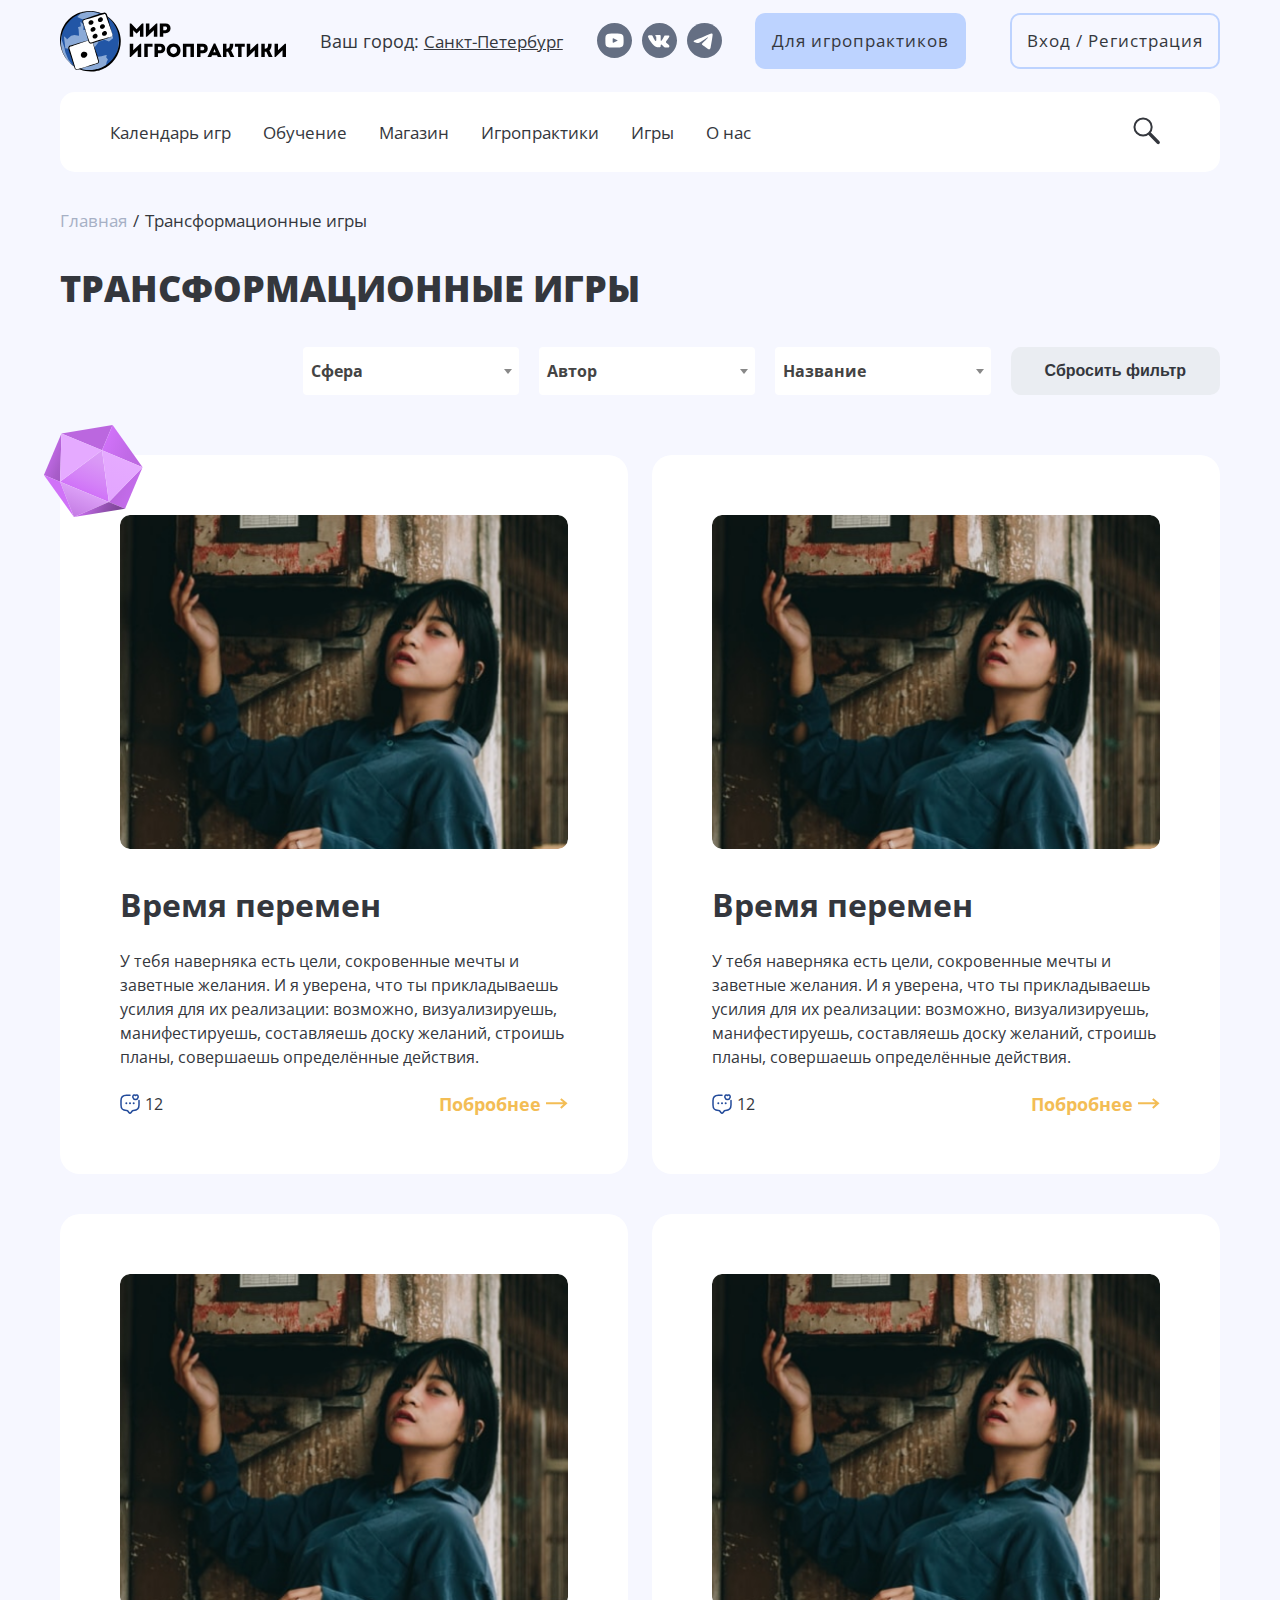
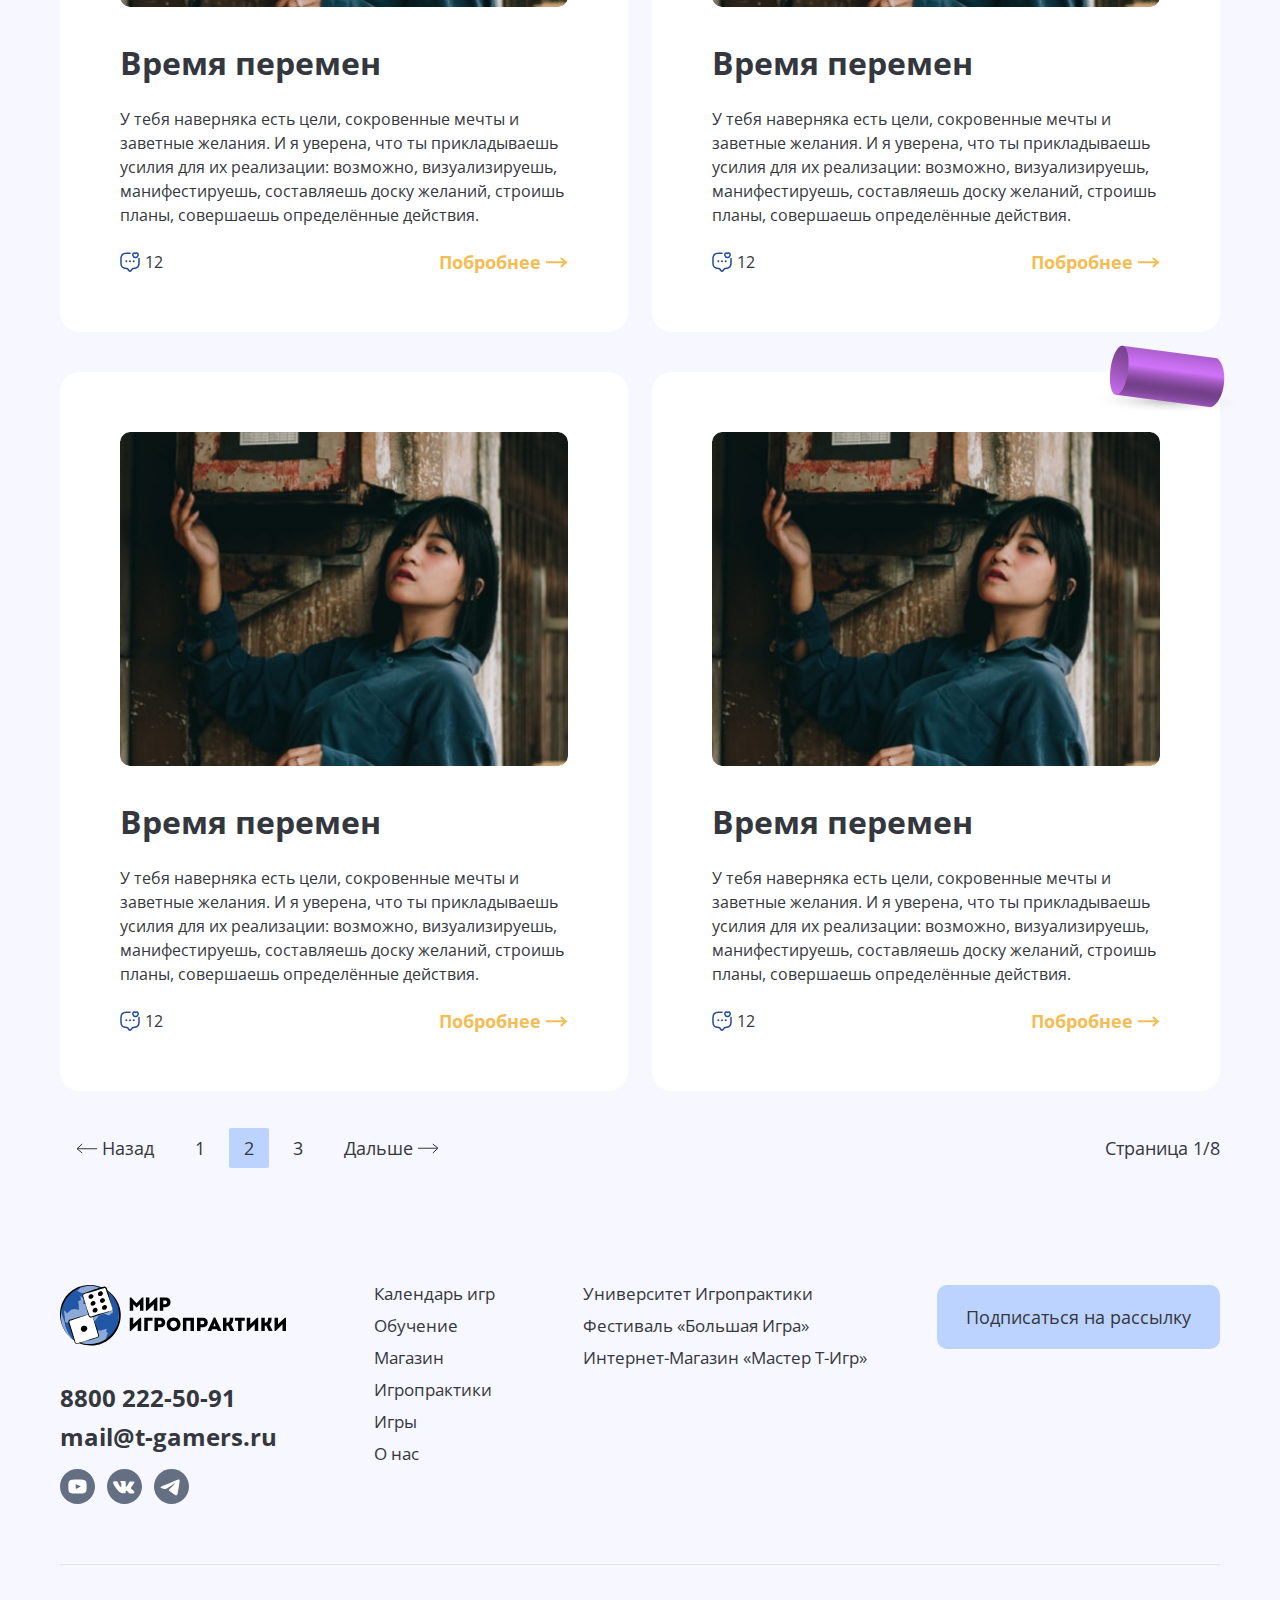
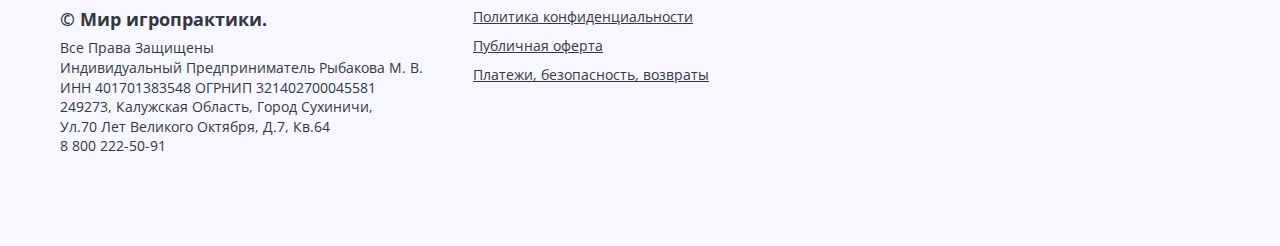
<file: transf.html>
<!DOCTYPE html>
<html lang="en">
<head>
	<meta charset="UTF-8">
	<meta http-equiv="X-UA-Compatible" content="IE=edge">
	<meta name="viewport" content="width=device-width, initial-scale=1.0">
	<link href="https://fonts.googleapis.com/css?family=Open+Sans:regular,600,700&display=swap" rel="stylesheet" />
	<link rel="stylesheet" href="libs/fancybox/dist/jquery.fancybox.min.css">
	<link rel="stylesheet" href="libs/select2/select2.min.css">
	<link rel="stylesheet" href="css/datepicker.css">
	<link rel="stylesheet" href="css/style.css">
	<link rel="stylesheet" href="css/main.css">
	<link rel="stylesheet" href="css/inner.css">

	<title>Игры</title>
</head>

<body>
	<div class="wrapper">
		<header class="header">
			<div class="container">
				<div class="header_menu">
					<a href="index.html" class="header_logo"><img src="images/logo.svg" alt="логотип"></a>
					<div class="header_location">Ваш город: <a href="#changecity" data-fancybox="">Санкт-Петербург</a></div>
					<div class="header_socials">
						<ul>
							<li>
								<a href="index.html">
									<svg width="35" height="35" viewBox="0 0 35 35" fill="none" xmlns="http://www.w3.org/2000/svg">
										<circle cx="17.5" cy="17.5" r="17.5" fill="white"/>
										<path d="M20.4221 17.1956L16.3279 15.2851C15.9706 15.1193 15.6771 15.3052 15.6771 15.7008V19.2992C15.6771 19.6948 15.9706 19.8807 16.3279 19.7149L20.4203 17.8044C20.7794 17.6367 20.7794 17.3633 20.4221 17.1956ZM17.5 0C7.83489 0 0 7.83489 0 17.5C0 27.1651 7.83489 35 17.5 35C27.1651 35 35 27.1651 35 17.5C35 7.83489 27.1651 0 17.5 0ZM17.5 24.6093C8.54217 24.6093 8.38544 23.8018 8.38544 17.5C8.38544 11.1982 8.54217 10.3906 17.5 10.3906C26.4578 10.3906 26.6146 11.1982 26.6146 17.5C26.6146 23.8018 26.4578 24.6093 17.5 24.6093Z" fill="#656F83"/>
										</svg>
								</a>
							</li>
							<li>
								<a href="index.html">
									<svg width="35" height="35" viewBox="0 0 35 35" fill="none" xmlns="http://www.w3.org/2000/svg">
										<circle cx="17.5" cy="17.5" r="17.5" fill="white"/>
										<path d="M17.5 0C7.83481 0 0 7.83481 0 17.5C0 27.1652 7.83481 35 17.5 35C27.1652 35 35 27.1652 35 17.5C35 7.83481 27.1652 0 17.5 0ZM26.9051 24.141C26.1583 24.608 23.1234 24.7472 22.3887 24.2134C21.9857 23.9207 21.6172 23.5545 21.2673 23.2057C21.0224 22.9619 20.7445 22.8436 20.5341 22.579C20.3623 22.3625 20.2444 22.107 20.0636 21.8932C19.7584 21.5346 19.2887 21.2294 18.9171 21.6676C18.3576 22.3269 19.0051 23.6216 18.259 24.1141C18.0088 24.2794 17.7563 24.3271 17.4435 24.3036L16.7509 24.3351C16.3441 24.343 15.6996 24.3468 15.2367 24.2634C14.7203 24.1702 14.2938 23.8881 13.8267 23.6811C12.9404 23.288 12.0961 22.7523 11.4535 22.0103C9.70461 19.9897 7.35561 17.2107 6.44308 14.6703C6.25541 14.1482 5.75953 13.1144 6.22964 12.6666C6.86882 12.2022 10.006 12.0714 10.4955 12.7895C10.6941 13.0814 10.8196 13.5083 10.9602 13.8393C11.1354 14.2517 11.2302 14.6403 11.5039 15.0054C11.7462 15.3292 11.9247 15.6548 12.112 16.0097C12.3224 16.4081 12.5211 16.7903 12.777 17.1569C12.9506 17.4064 13.4097 17.9026 13.6997 17.9394C14.4079 18.03 14.364 16.3092 14.3113 15.8891C14.2608 15.4842 14.2479 15.0547 14.2612 14.6441C14.2726 14.2938 14.304 13.8002 14.0967 13.5144C13.7585 13.048 13.0052 13.3968 12.9464 12.7701C13.0708 12.5923 13.0446 12.4346 13.8753 12.1609C14.5296 11.9459 14.9523 11.9528 15.3838 11.9873C16.2633 12.0578 17.1959 11.8197 18.0452 12.1048C18.8565 12.3781 18.731 13.531 18.7037 14.2218C18.6669 15.1646 18.7063 16.0851 18.7037 17.0424C18.7026 17.478 18.6851 17.9022 19.2166 17.8666C19.7148 17.8336 19.7656 17.4143 20.0033 17.0686C20.3339 16.5863 20.6376 16.0973 20.9742 15.6169C21.428 14.9675 21.5653 14.2377 21.9925 13.5724C22.1453 13.3347 22.2769 12.8282 22.5123 12.6401C22.6905 12.4972 23.029 12.5719 23.2447 12.5719H23.7577C24.1501 12.5719 24.5504 12.5688 24.9538 12.5829C25.5346 12.603 26.1852 12.4695 26.761 12.551C29.2462 12.9017 23.6375 18.2143 23.9294 19.1628C24.1311 19.8179 25.4106 20.55 25.8724 21.0864C26.4854 21.8011 28.3727 23.2216 26.9051 24.141Z" fill="#656F83"/>
										</svg>
								</a>
							</li>
							<li>
								<a href="index.html">
									<svg width="35" height="35" viewBox="0 0 35 35" fill="none" xmlns="http://www.w3.org/2000/svg">
										<path d="M17.5 35C27.165 35 35 27.165 35 17.5C35 7.83502 27.165 0 17.5 0C7.83502 0 0 7.83502 0 17.5C0 27.165 7.83502 35 17.5 35Z" fill="#656F83"/>
										<path d="M7.92124 17.3151C13.0228 15.0924 16.4247 13.627 18.1268 12.9191C22.9868 10.8976 23.9966 10.5465 24.6548 10.5348C24.7996 10.5324 25.1233 10.5682 25.333 10.7384C25.51 10.882 25.5587 11.0761 25.582 11.2123C25.6053 11.3485 25.6344 11.6588 25.6113 11.9012C25.3479 14.6684 24.2084 21.3835 23.6286 24.4828C23.3833 25.7942 22.9003 26.2339 22.4327 26.277C21.4164 26.3705 20.6447 25.6054 19.6604 24.9601C18.1202 23.9505 17.2501 23.322 15.755 22.3368C14.0272 21.1982 15.1473 20.5724 16.1319 19.5497C16.3896 19.282 20.8673 15.2093 20.9539 14.8398C20.9648 14.7936 20.9748 14.6213 20.8725 14.5304C20.7702 14.4394 20.6192 14.4705 20.5102 14.4953C20.3557 14.5303 17.8952 16.1567 13.1286 19.3742C12.4302 19.8538 11.7976 20.0875 11.2308 20.0753C10.6059 20.0618 9.40399 19.722 8.51047 19.4315C7.41453 19.0753 6.5435 18.8869 6.61935 18.2819C6.65886 17.9668 7.09282 17.6445 7.92124 17.3151Z" fill="white"/>
										</svg>
								</a>
							</li>
						</ul>
					</div>
					<div class="header_button">
						<a href="index.html" class="button button_blue">Для игропрактиков</a>
					</div>
					<div class="header_button">
						<a href="#login" class="button button_white" data-fancybox="">Вход / Регистрация</a>
					</div>
					<div class="header_burger">
						<div class="top-line"></div>
						<div class="middle-line"></div>
						<div class="bottom-line"></div>
					</div>
				</div>
				<div class="header_nav">
					<nav>
						<ul class="menu_list">
							<li><a href="calendar.html">Календарь игр</a></li>
							<li><a href="https://gameuniversity.ru/" target="_blank">Обучение</a></li>
							<li><a href="https://mastertigr.ru/" target="_blank">Магазин</a></li>
							<li><a href="games.html">Игропрактики</a></li>
							<li><a href="transf.html">Игры</a></li>
							<li><a href="info.html">О нас</a></li>
						</ul>
					</nav>
					<div class="header_search">
						<input id="email" type="text" placeholder="Введите фразу для поиска" class="input"/>
						<div class="search_block">
							<button class="btn_search">
								<svg width="32" height="30" viewBox="0 0 32 30" fill="none" xmlns="http://www.w3.org/2000/svg">
									<path d="M17.8958 17L26.7183 26C26.9575 26.2506 26.9571 26.6571 26.7193 26.9061L26.6878 26.9391C26.4491 27.189 26.0624 27.1893 25.8224 26.9381L17 17.9381" stroke="#34373D" stroke-width="2.00015" stroke-linecap="round" stroke-linejoin="round"/>
									<path fill-rule="evenodd" clip-rule="evenodd" d="M11.0773 19.4596C15.8355 19.4596 19.6927 15.648 19.6927 10.9461C19.6927 6.24425 15.8355 2.43262 11.0773 2.43262C6.31915 2.43262 2.46191 6.24425 2.46191 10.9461C2.46191 15.648 6.31915 19.4596 11.0773 19.4596Z" stroke="#34373D" stroke-width="2.00015" stroke-linecap="round" stroke-linejoin="round"/>
								</svg>
							</button>
						</div>
				</div>
				</div>
				<div class="header_mob">
					<a href="index.html" class="header_logo"><img src="images/logo.svg" alt="логотип"></a>
				</div>
			</div>
		</header>
		<main class="main">
			<div class="container">
				<ul class="breadcrumbs">
					<li class="breadcrumbs_item">
						<a href="index.html" class="breadcrumbs_link">
							Главная
						</a>
					</li>
					<div class="breadcrumbs_arrow">
						/
					</div>
					<li class="breadcrumbs_item">
						<a href="#" class="breadcrumbs_link active">
							Трансформационные игры
						</a>
					</li>
				</ul>
			</div>
			<section class="section games">
				<div class="container">
					<form action="" class="games_top games_top--transf">
						<div class="games_top-title">
							трансформационные игры
						</div>
						<div class="games_top-selects">
							<div class="games_top-select">
								<select name="" id="">
									<option value="">
										Сфера
									</option>
									<option value="">
										Территория денег (10)
									</option>
									<option value="">
										Око судьбы
									</option>
									<option value="">
										Око судьбы
									</option>
									<option value="">
										Территория денег (10)
									</option>
									<option value="">
										Око судьбы
									</option>
									<option value="">
										Око судьбы
									</option>
								</select>
							</div>
							<div class="games_top-select">
								<select name="" id="">
									<option value="">
										Автор
									</option>
									<option value="">
										Территория денег (10)
									</option>
									<option value="">
										Око судьбы
									</option>
									<option value="">
										Око судьбы
									</option>
									<option value="">
										Территория денег (10)
									</option>
									<option value="">
										Око судьбы
									</option>
									<option value="">
										Око судьбы
									</option>
								</select>
							</div>
							<div class="games_top-select">
								<select name="" id="">
									<option value="">
										Название
									</option>
									<option value="">
										Территория денег (10)
									</option>
									<option value="">
										Око судьбы
									</option>
									<option value="">
										Око судьбы
									</option>
									<option value="">
										Территория денег (10)
									</option>
									<option value="">
										Око судьбы
									</option>
									<option value="">
										Око судьбы
									</option>
								</select>
							</div>
							<div class="games_top-filter">
								<span>Фильтры</span>
								<svg width="23" height="15" viewBox="0 0 23 15" fill="none" xmlns="http://www.w3.org/2000/svg">
									<path d="M14.2066 0.246402C13.5732 0.38566 13.0522 0.677652 12.5625 1.17179C12.2481 1.48625 12.1357 1.63898 11.965 1.97589C11.8482 2.205 11.7359 2.48351 11.709 2.58683L11.6596 2.78449H6.1252H0.590825L0.393169 2.88332C0.119146 3.02257 -0.0201122 3.26964 0.00234879 3.56164C0.0248097 3.80421 0.123638 3.97043 0.348247 4.11867L0.496489 4.22199H6.07129H11.6461L11.7449 4.54992C12.0279 5.47531 12.8275 6.30187 13.7709 6.64777C14.6828 6.98019 15.6082 6.9173 16.4887 6.4591C17.2613 6.0548 17.9531 5.18332 18.1598 4.34328L18.1912 4.22199H20.3385H22.4813L22.6295 4.11867C22.8541 3.97043 22.9529 3.80421 22.9754 3.56164C22.9979 3.26964 22.8586 3.02257 22.5846 2.88332C22.3869 2.78449 22.3734 2.78449 20.2846 2.78449H18.1867L18.1373 2.59132C18.0475 2.25441 17.7465 1.69289 17.4859 1.37843C16.8525 0.614761 15.8822 0.170035 14.8715 0.183511C14.6559 0.188004 14.3549 0.214957 14.2066 0.246402ZM15.4914 1.70187C16.1832 1.9175 16.6729 2.488 16.7986 3.22921C17.0098 4.45558 15.8912 5.59211 14.6649 5.39894C13.5328 5.22375 12.7916 4.10968 13.0836 3.03156C13.1779 2.68566 13.4295 2.27687 13.6721 2.07472C13.8697 1.90851 14.2516 1.71086 14.4672 1.66144C14.7412 1.59406 15.2039 1.61652 15.4914 1.70187Z" fill="#2256A6"/>
									<path d="M7.24414 8.44517C6.09414 8.74614 5.21367 9.5772 4.85879 10.7002L4.78242 10.9563L2.6127 10.9698C0.501367 10.9832 0.442969 10.9877 0.32168 11.0776C0.0835937 11.2528 0.0117188 11.3965 0.0117188 11.6795C0.0117188 11.9625 0.0835937 12.1063 0.32168 12.2815C0.442969 12.3713 0.501367 12.3758 2.61719 12.3893L4.79141 12.4028L4.86328 12.6543C5.07891 13.3911 5.66289 14.1368 6.34121 14.55C6.48047 14.6309 6.76797 14.7612 6.98359 14.8375C7.32051 14.9543 7.46426 14.9768 7.93145 14.9948C8.61426 15.0217 8.95566 14.9498 9.55762 14.6534C10.3123 14.285 10.9816 13.5123 11.2287 12.7262L11.332 12.3983L16.9338 12.3893C22.5086 12.3758 22.5355 12.3758 22.6568 12.2815C22.8949 12.1063 22.9668 11.9625 22.9668 11.6795C22.9668 11.3965 22.8949 11.2528 22.6568 11.0776C22.5355 10.9832 22.5086 10.9832 16.9338 10.9698L11.332 10.9608L11.2287 10.6284C10.9816 9.84224 10.3033 9.0606 9.53965 8.69224C9.31504 8.58442 9.00059 8.46313 8.83887 8.4272C8.43008 8.32837 7.64395 8.33735 7.24414 8.44517ZM8.67266 9.87817C9.77773 10.26 10.2764 11.5223 9.7418 12.569C9.53516 12.9778 9.14883 13.3012 8.67266 13.4764C8.43906 13.5618 8.32676 13.5752 7.97637 13.5573C7.62598 13.5438 7.50918 13.5168 7.25312 13.4C6.29629 12.9508 5.88301 11.7918 6.34121 10.8485C6.56133 10.4083 6.88926 10.1073 7.38789 9.90063C7.7293 9.76138 8.2998 9.75239 8.67266 9.87817Z" fill="#2256A6"/>
								</svg>								
							</div>
							<button type="reset" class="games_top-button">
								Сбросить фильтр
							</butto>
						</div>
						<div class="games_top-mob">
							<div class="games_top-close">
								<svg width="34" height="34" viewBox="0 0 34 34" fill="none" xmlns="http://www.w3.org/2000/svg">
									<line x1="8.1318" y1="25.1025" x2="25.1024" y2="8.13194" stroke="#34373D"/>
									<line x1="25.1025" y1="25.8096" x2="8.13194" y2="8.83905" stroke="#34373D"/>
								</svg>									
							</div>
							<button class="games_top-hide">
								Показать
							</button>
						</div>
					</form>
					<div class="games_items">
						<div class="games_item topleftimg">
							<div class="games_item-after">
								<img src="./images/purplecube.svg" alt="">
							</div>
							<div class="games_item-img">
								<img src="./images/gamesitem.png" alt="">
							</div>
							<div class="games_item-wrapper">
								<div class="games_item-name">
									Время перемен
								</div>
								<div class="games_item-desc">
									У тебя наверняка есть цели, сокровенные мечты и заветные желания. И я уверена, что ты прикладываешь усилия для их реализации: возможно, визуализируешь, манифестируешь, составляешь доску желаний, строишь планы, совершаешь определённые действия. 
								</div>
								<div class="games_item-bottom">
									<div class="games_item-info">
										<div class="games_item-infoblock">
											<img src="./images/comment.svg" alt="">
											<span>12</span>
										</div>
									</div>
									<a href="game.html" class="games_item-button">
										<span>Побробнее</span>
										<svg width="22" height="11" viewBox="0 0 22 11" fill="none" xmlns="http://www.w3.org/2000/svg">
											<path d="M0 5.23529L19.5652 5.23529M14.7826 10L20 5.23529L14.7826 1" stroke="#F3BD55" stroke-width="2"/>
										</svg>										
									</a>
								</div>
							</div>
						</div>
						<div class="games_item">
							<div class="games_item-img">
								<img src="./images/gamesitem.png" alt="">
							</div>
							<div class="games_item-wrapper">
								<div class="games_item-name">
									Время перемен
								</div>
								<div class="games_item-desc">
									У тебя наверняка есть цели, сокровенные мечты и заветные желания. И я уверена, что ты прикладываешь усилия для их реализации: возможно, визуализируешь, манифестируешь, составляешь доску желаний, строишь планы, совершаешь определённые действия. 
								</div>
								<div class="games_item-bottom">
									<div class="games_item-info">
										<div class="games_item-infoblock">
											<img src="./images/comment.svg" alt="">
											<span>12</span>
										</div>
									</div>
									<a href="game.html" class="games_item-button">
										<span>Побробнее</span>
										<svg width="22" height="11" viewBox="0 0 22 11" fill="none" xmlns="http://www.w3.org/2000/svg">
											<path d="M0 5.23529L19.5652 5.23529M14.7826 10L20 5.23529L14.7826 1" stroke="#F3BD55" stroke-width="2"/>
										</svg>										
									</a>
								</div>
							</div>
						</div>
						<div class="games_item">
							<div class="games_item-img">
								<img src="./images/gamesitem.png" alt="">
							</div>
							<div class="games_item-wrapper">
								<div class="games_item-name">
									Время перемен
								</div>
								<div class="games_item-desc">
									У тебя наверняка есть цели, сокровенные мечты и заветные желания. И я уверена, что ты прикладываешь усилия для их реализации: возможно, визуализируешь, манифестируешь, составляешь доску желаний, строишь планы, совершаешь определённые действия. 
								</div>
								<div class="games_item-bottom">
									<div class="games_item-info">
										<div class="games_item-infoblock">
											<img src="./images/comment.svg" alt="">
											<span>12</span>
										</div>
									</div>
									<a href="game.html" class="games_item-button">
										<span>Побробнее</span>
										<svg width="22" height="11" viewBox="0 0 22 11" fill="none" xmlns="http://www.w3.org/2000/svg">
											<path d="M0 5.23529L19.5652 5.23529M14.7826 10L20 5.23529L14.7826 1" stroke="#F3BD55" stroke-width="2"/>
										</svg>										
									</a>
								</div>
							</div>
						</div>
						<div class="games_item">
							<div class="games_item-img">
								<img src="./images/gamesitem.png" alt="">
							</div>
							<div class="games_item-wrapper">
								<div class="games_item-name">
									Время перемен
								</div>
								<div class="games_item-desc">
									У тебя наверняка есть цели, сокровенные мечты и заветные желания. И я уверена, что ты прикладываешь усилия для их реализации: возможно, визуализируешь, манифестируешь, составляешь доску желаний, строишь планы, совершаешь определённые действия. 
								</div>
								<div class="games_item-bottom">
									<div class="games_item-info">
										<div class="games_item-infoblock">
											<img src="./images/comment.svg" alt="">
											<span>12</span>
										</div>
									</div>
									<a href="game.html" class="games_item-button">
										<span>Побробнее</span>
										<svg width="22" height="11" viewBox="0 0 22 11" fill="none" xmlns="http://www.w3.org/2000/svg">
											<path d="M0 5.23529L19.5652 5.23529M14.7826 10L20 5.23529L14.7826 1" stroke="#F3BD55" stroke-width="2"/>
										</svg>										
									</a>
								</div>
							</div>
						</div>
						<div class="games_item">
							<div class="games_item-img">
								<img src="./images/gamesitem.png" alt="">
							</div>
							<div class="games_item-wrapper">
								<div class="games_item-name">
									Время перемен
								</div>
								<div class="games_item-desc">
									У тебя наверняка есть цели, сокровенные мечты и заветные желания. И я уверена, что ты прикладываешь усилия для их реализации: возможно, визуализируешь, манифестируешь, составляешь доску желаний, строишь планы, совершаешь определённые действия. 
								</div>
								<div class="games_item-bottom">
									<div class="games_item-info">
										<div class="games_item-infoblock">
											<img src="./images/comment.svg" alt="">
											<span>12</span>
										</div>
									</div>
									<a href="game.html" class="games_item-button">
										<span>Побробнее</span>
										<svg width="22" height="11" viewBox="0 0 22 11" fill="none" xmlns="http://www.w3.org/2000/svg">
											<path d="M0 5.23529L19.5652 5.23529M14.7826 10L20 5.23529L14.7826 1" stroke="#F3BD55" stroke-width="2"/>
										</svg>										
									</a>
								</div>
							</div>
						</div>
						<div class="games_item toprightimg">
							<div class="games_item-after">
								<img src="./images/purpleline.svg" alt="">
							</div>
							<div class="games_item-img">
								<img src="./images/gamesitem.png" alt="">
							</div>
							<div class="games_item-wrapper">
								<div class="games_item-name">
									Время перемен
								</div>
								<div class="games_item-desc">
									У тебя наверняка есть цели, сокровенные мечты и заветные желания. И я уверена, что ты прикладываешь усилия для их реализации: возможно, визуализируешь, манифестируешь, составляешь доску желаний, строишь планы, совершаешь определённые действия. 
								</div>
								<div class="games_item-bottom">
									<div class="games_item-info">
										<div class="games_item-infoblock">
											<img src="./images/comment.svg" alt="">
											<span>12</span>
										</div>
									</div>
									<a href="game.html" class="games_item-button">
										<span>Побробнее</span>
										<svg width="22" height="11" viewBox="0 0 22 11" fill="none" xmlns="http://www.w3.org/2000/svg">
											<path d="M0 5.23529L19.5652 5.23529M14.7826 10L20 5.23529L14.7826 1" stroke="#F3BD55" stroke-width="2"/>
										</svg>										
									</a>
								</div>
							</div>
						</div>
					</div>
					<div class="games_bottom">
						<ul class="pagination">
							<li class="pagination_button pagination_prev">
								<a href="">
									<svg width="21" height="11" viewBox="0 0 21 11" fill="none" xmlns="http://www.w3.org/2000/svg">
										<path d="M21 5.76471L1.43478 5.76471M6.21739 1L1 5.76471L6.21739 10" stroke="#34373D"/>
									</svg>									
									<span>
										Назад
									</span>
								</a>
							</li>
							<li class="pagination_item">
								<a href="" class="pagination_link">
									1
								</a>
							</li>
							<li class="pagination_item">
								<a href="" class="pagination_link active">
									2
								</a>
							</li>
							<li class="pagination_item">
								<a href="" class="pagination_link">
									3
								</a>
							</li>
							<li class="pagination_button pagination_next">
								<a href="">
									<span>
										Дальше
									</span>
									<svg width="21" height="11" viewBox="0 0 21 11" fill="none" xmlns="http://www.w3.org/2000/svg">
										<path d="M0 5.23529L19.5652 5.23529M14.7826 10L20 5.23529L14.7826 1" stroke="#34373D"/>
									</svg>																
								</a>
							</li>
						</ul>
						<div class="pages">
							Страница 1/8
						</div>
					</div>
				</div>
			</section>
		</main>
		<footer class="footer">
			<div class="container">
				<div class="footer_top">
					<div class="footer_left">
						<a href="index.html" class="footer_logo">
							<img src="./images/logo.svg" alt="">
						</a>
						<div class="footer_socials">
							<a href="+88002225091" class="footer_socials-send">
								8800 222-50-91
							</a>
							<a href="mailto:mail@t-gamers.ru" class="footer_socials-send">
								mail@t-gamers.ru
							</a>
							<div class="footer_socials-images">
								<a href="">
									<img src="./images/yt.svg" alt="">
								</a>
								<a href="">
									<img src="./images/vk.svg" alt="">
								</a>
								<a href="">
									<img src="./images/tg.svg" alt="">
								</a>
							</div>
						</div>
					</div>
					<div class="footer_center">
						<div class="footer_center-item">
							<a href="calendar.html">
								Календарь игр
							</a>
						</div>
						<div class="footer_center-item">
							<a href="https://gameuniversity.ru/" target="_blank">
								Обучение
							</a>
						</div>
						<div class="footer_center-item">
							<a href="https://mastertigr.ru/" target="_blank">
								Магазин
							</a>
						</div>
						<div class="footer_center-item">
							<a href="games.html">
								Игропрактики
							</a>
						</div>
						<div class="footer_center-item">
							<a href="transf.html">
								Игры
							</a>
						</div>
						<div class="footer_center-item">
							<a href="info.html">
								О нас
							</a>
						</div>
					</div>
					<div class="footer_right">
						<div class="footer_right-links">
							<a href="" class="footer_right-link">
								Университет игропрактики
							</a>
							<a href="" class="footer_right-link">
								Фестиваль «Большая Игра»
							</a>
							<a href="" class="footer_right-link">
								Интернет-магазин «Мастер Т-игр»
							</a>
						</div>
						<div class="footer_right-button">
							<a href="">Подписаться на рассылку</a>
						</div>
					</div>
				</div>
				<div class="footer_bottom">
					<div class="footer_bottom-left">
						<div class="footer_bottom-copy">
							© Мир игропрактики.
						</div>
						<div class="footer_bottom-desc">
							Все права защищены <br>
							Индивидуальный предприниматель Рыбакова М. В. <br>
							ИНН 401701383548 ОГРНИП 321402700045581 <br>
							249273, Калужская область, город Сухиничи, <br>
							ул.70 лет Великого Октября, д.7, кв.64 <br>
							8 800 222-50-91
						</div>
					</div>
					<div class="footer_bottom-right">
						<a href="" class="footer_bottom-link">
							Политика конфиденциальности
						</a>
						<a href="" class="footer_bottom-link">
							Публичная оферта
						</a>
						<a href="" class="footer_bottom-link">
							Платежи, безопасность, возвраты
						</a>
					</div>
				</div>
			</div>
		</footer>
	</div>

	<div class="city popup" id="login">
		<div class="popup_wrapper">
			<div class="popup_title">
				здравствуйте
			</div>
			<div class="popup_input">
				<input type="text" placeholder="Логин или email">
			</div>
			<div class="popup_input">
				<input type="text" placeholder="Пароль">
			</div>
			<a href="" class="city_forget">
				Не помню пароль
			</a>
			<div class="popup_button">
				<a href="">
					Вход
				</a>
			</div>
			<div class="popup_choose">
				<span>Еще нет профиля?</span>
				<a href="#register" data-fancybox="">Зарегистрируйтесь</a>
			</div>
		</div>
	</div>

	<div class="city popup" id="register">
		<div class="popup_wrapper">
			<div class="popup_title">
				РЕГИСТРАЦИЯ
			</div>
			<div class="popup_input">
				<input type="text" placeholder="Ник">
			</div>
			<div class="popup_input">
				<input type="tel" placeholder="Телефон">
			</div>
			<div class="popup_input">
				<input type="email" placeholder="Email">
			</div>
			<div class="popup_input">
				<input type="password" placeholder="Пароль">
			</div>
			<div class="popup_input">
				<input type="password" placeholder="Повторите пароль">
			</div>
			<div class="city_forget city_forget--register">
				Нажимая на кнопку, я соглашаюсь на <a href="">обработку персональных данных</a>
			</div>
			<div class="popup_button">
				<a href="#thanks" data-fancybox="">
					Регистрация
				</a>
			</div>
			<div class="popup_choose">
				<span>У вас уже есть профиль?</span>
				<a href="#login" data-fancybox="">Войдите</a>
			</div>
		</div>
	</div>

	<div class="city popup" id="changecity">
		<div class="popup_wrapper">
			<div class="popup_title">
				СМЕНА ГОРОДА
			</div>
			<div class="popup_input">
				<input type="text" placeholder="Начните вводить название города. Минимум 3 символа">
			</div>
			<div class="popup_button">
				<a href="">
					Сменить город
				</a>
			</div>
		</div>
	</div>

	<div class="city popup" id="thanks">
		<div class="popup_wrapper">
			<div class="popup_title">
				Спасибо за регистрацию, юлия!
			</div>
			<div class="popup_button">
				<a href="">
					Войти в личный кабинет
				</a>
			</div>
		</div>
	</div>

	<script src=" https://code.jquery.com/jquery-3.6.0.min.js"></script>
	<script src="libs/select2/select2.min.js"></script>
	<script src="js/jquery-ui.min.js"></script>
	<script src="libs/mask/jquery.maskedinput.js"></script>
	<script src="libs/fancybox/js/jquery.fancybox.js"></script>
	<script src="js/slick.min.js"></script>
	<script src="js/common.js"></script>
</body>
</html>
</file>
<file: css/datepicker.css>
/* DatePicker Container */
.ui-datepicker {
	width: 100%;
	height: auto;
	padding: 30px;
	background: #FFFFFF;
	border-radius: 10px;
}
.ui-datepicker a {
	text-decoration: none;
}
/* DatePicker Table */
.ui-datepicker table {
	width: 100%;
}
.ui-datepicker-header {
	font-weight: bold;
	padding-bottom: 15px;
}
.ui-datepicker-title {
	text-align: center;
	text-shadow: none;
	font-size: 18px;
	color: #34373d;
	font-family: 'Open Sans';
}
.ui-datepicker-prev, .ui-datepicker-next {
	display: inline-block;
	width: 30px;
	height: 30px;
	text-align: center;
	cursor: pointer;
	background-repeat: no-repeat;
	line-height: 600%;
	overflow: hidden;
}
.ui-datepicker-prev {
	float: left;
	background-image: url('../images/calendararrowprev.svg');
}
.ui-datepicker-next {
	float: right;
	background-image: url('../images/calendararrow.png');
	order: 3;
}
.ui-datepicker th {
	text-transform: uppercase;
	padding: 5px 0 15px 0;
	color: #A6B0C5;
	font-weight: 600;
}
.ui-datepicker tbody td {
	padding: 0;
}
.ui-datepicker td span, .ui-datepicker td a {
	display: inline-flex;
	align-items: center;
	justify-content: center;
	font-weight: 600;
	text-align: center;
	width: 30px;
	height: 30px;
	border: 1px solid transparent;
}
.ui-datepicker-calendar .ui-state-default {
	font-weight: 600;
	color: #34373d;
	text-transform: uppercase;
}
.ui-datepicker-calendar .ui-state-hover {
	background: #F6F7FF;
	border: 1px solid #BDD3FF;
	border-radius: 2px;
}
.ui-datepicker-calendar .ui-state-active {
	background-color: #BDD3FF;
	border-radius: 2px;
	position: relative;
	margin: -1px;
}
.ui-datepicker-unselectable .ui-state-default {
	color: #A6B0C5;
}
.ui-datepicker-calendar td:first-child .ui-state-active {
	width: 29px;
	margin-left: 0;
}
.ui-datepicker-calendar td:last-child .ui-state-active {
	width: 29px;
	margin-right: 0;
}
.ui-datepicker-calendar tr:last-child .ui-state-active {
	height: 29px;
	margin-bottom: 0;
}
</file>
<file: css/style.css>
@font-face {
	font-family: "Intro-Black";
	src: url("../fonts/intro-black.eot"); /* IE9 Compat Modes */
	src: url("../fonts/intro-black.eot%3F") format("embedded-opentype"), /* IE6-IE8 */
		url("../fonts/intro-black.otf") format("opentype"), /* Open Type Font */
		url("../fonts/intro-black.svg") format("svg"), /* Legacy iOS */
		url("../fonts/intro-black.ttf") format("truetype"), /* Safari, Android, iOS */
		url("../fonts/intro-black.woff") format("woff"), /* Modern Browsers */
		url("../fonts/intro-black.woff2") format("woff2"); /* Modern Browsers */
	font-weight: normal;
	font-style: normal;
}
html, body {
	height: 100%;
	line-height: 1;
}
body {
	font-family: Open Sans;
	font-size: 18px;
	color: #616161;
	font-weight: 400;
	color: #34373d;
	background-color: #F6F7FF;
}
.container {
	max-width: 1160px;
	margin: 0 auto;
	padding: 0;
	width: 100%;
}
.wrapper {
	overflow: hidden;
	display: -webkit-box;
	display: -ms-flexbox;
	display: flex;
	-webkit-box-orient: vertical;
	-webkit-box-direction: normal;
	    -ms-flex-direction: column;
	        flex-direction: column;
	min-height: 100%;
}
h1 {
	padding: 0;
	margin: 0;
	color: #34373d;
	font-weight: 900;
	font-size: 50px;
	line-height: 62px;
	text-transform: uppercase;
	font-family: 'Intro-Black';
}
h2 {
	padding: 0;
	margin: 0;
	color: #34373d;
	font-weight: 900;
	font-size: 36px;
	line-height: 45px;
	text-transform: uppercase;
	font-family: 'Intro-Black';
}
a {
	text-decoration: none;
	color: #34373d;
}
ul, ol, li {
	list-style: none;
	margin: 0;
	padding: 0;
}
img {
	vertical-align: top;
	width: 100%;
}
.button {
	display: inline-block;
	font-family: Open Sans;
	font-weight: 600;
	font-size: 18px;
	line-height: 2.5;
	letter-spacing: 1px;
	padding: 13px 30px;
	border-radius: 10px;
	-webkit-transition: background-color 0.3s ease 0s;
	-o-transition: background-color 0.3s ease 0s;
	transition: background-color 0.3s ease 0s;
	color: #34373d;
	border: none;
}
.button_blue {
	background-color: #bdd3ff;
}
.button_blue:hover {
	background-color: #96b7ec;
}
.button_white {
	border: 2px solid #bdd3ff;
}
.button_white:hover {
	border: 2px solid #082553;
}
.button_gold {
	background-color: #f3bd55;
	color: #fff;
}
.button_gold:hover {
	background-color: #cb8e18;
}
.header_button .button {
	font-weight: 400;
	font-size: 17px;
	line-height: 2.3;
	letter-spacing: 1px;
	padding: 8px 17px;
}

/* HEADER */
.header_menu {
	display: -webkit-box;
	display: -ms-flexbox;
	display: flex;
	-ms-flex-wrap: wrap;
	    flex-wrap: wrap;
	-webkit-box-pack: justify;
	    -ms-flex-pack: justify;
	        justify-content: space-between;
	min-height: 66px;
	-webkit-box-align: center;
	    -ms-flex-align: center;
	        align-items: center;
}
.header_button .button.button_white {
	padding: 6px 15px;
	margin-left: 10px;
}
.header_socials ul {
	display: -webkit-box;
	display: -ms-flexbox;
	display: flex;
	-webkit-box-align: center;
	    -ms-flex-align: center;
	        align-items: center;
	-ms-flex-wrap: wrap;
	    flex-wrap: wrap;
}
.header_socials li:not(:last-child) {
	margin-right: 10px;
}
.header_nav {
	margin-top: 18px;
	background-color: #fff;
	border-radius: 15px;
	min-height: 80px;
	-webkit-box-align: center;
	    -ms-flex-align: center;
	        align-items: center;
	display: -webkit-box;
	display: -ms-flexbox;
	display: flex;
	-ms-flex-wrap: wrap;
	    flex-wrap: wrap;
	-webkit-box-pack: justify;
	    -ms-flex-pack: justify;
	        justify-content: space-between;
}
.header_nav nav {
	margin-left: 50px;
}
.header_menu a, .header_nav a {
	font-weight: 400;
	font-size: 17px;
}
.header_nav a:hover {
	color: #000;
}
.header_nav .menu_list {
	display: -webkit-box;
	display: -ms-flexbox;
	display: flex;
	-ms-flex-wrap: wrap;
	    flex-wrap: wrap;
}
.header_nav .menu_list li:not(:last-child)  {
	margin-right: 32px;
}
.header_search {
	display: -webkit-box;
	display: -ms-flexbox;
	display: flex;
	-webkit-box-align: center;
	    -ms-flex-align: center;
	        align-items: center;
	background: #fff;
	border: 1px solid #dbdbdb;
	/*margin: auto;*/
	height: 67px;
	border: none;
	margin-right: 50px;
}
.header_search button {
	background: none;
	border: none;
	cursor: pointer;
}
.header_search input {
	border: 1px solid #dbdbdb;
	border-radius: 10px;
	font-weight: normal;
	font-size: 16px;
	line-height: 16px;
	outline: none;
	margin-right: 20px;
	padding: 20px;
	width: 100%;
	-webkit-transition: width 0.1s, height 0.1s, -webkit-transform 0.1s;
	transition: width 0.1s, height 0.1s, -webkit-transform 0.1s;
	-o-transition: width 0.1s, height 0.1s, transform 0.1s;
	transition: width 0.1s, height 0.1s, transform 0.1s;
	transition: width 0.1s, height 0.1s, transform 0.1s, -webkit-transform 0.1s;
}
.header_search .input {
	opacity: 0;
	-webkit-transition: all 0.4s;
	-o-transition: all 0.4s;
	transition: all 0.4s;
}
.header_search .input.input.active {
	opacity:1;
	-webkit-transition: all 0.4s;
	-o-transition: all 0.4s;
	transition: all 0.4s;
}

/* HEADER */

/* BIG SLIDER */
.big_slider {
	margin-top: 45px;
}
.slider__item {
	display: -webkit-box;
	display: -ms-flexbox;
	display: flex;
	-ms-flex-wrap: wrap;
	    flex-wrap: wrap;
	-webkit-box-pack: justify;
	    -ms-flex-pack: justify;
	        justify-content: space-between;
	overflow: hidden;
}
.big_slider img {
	max-width: 630px;
}
.big_slider .wrapp {
	display: -webkit-box;
	display: -ms-flexbox;
	display: flex;
	-webkit-box-pack: justify;
	    -ms-flex-pack: justify;
	        justify-content: space-between;
	-webkit-box-align: center;
	    -ms-flex-align: center;
	        align-items: center;
	position: relative;
}
.slider_text {
	max-width: 426px;
	margin-right: 35px;

}
.slider_button {
	width: 256px;
	height: 70px;
}
.slider_button .button_gold {
	padding: 12px 64px;
}
.big_slider .txt {
	margin: 30px 0 40px 0;
	line-height: 25px;
}
.big_slider .slick-dots button {
	font-size: 0;
	width: 9px;
	height: 14px;
	top: 689px;
	border-radius: 100%;
	background: #34373D;
}
.big_slider .slick-dots li.slick-active button {
	width: 20px;
	height: 20px;
	
}
.big_slider .slick-dots  {
	display: -webkit-box;
	display: -ms-flexbox;
	display: flex;
	position: absolute;
	-webkit-box-align: center;
	    -ms-flex-align: center;
	        align-items: center;
	top: 85%;
}
.big_slider .slick-dots li {
	margin-right: 18px;
}
 .slider {
	overflow: hidden;
}
.slick-track {
	display: -webkit-box;
	display: -ms-flexbox;
	display: flex;
	-webkit-box-align: start;
	    -ms-flex-align: start;
	        align-items: flex-start;
	-ms-flex-wrap: wrap;
	    flex-wrap: wrap;
}
.slick-list {
	overflow: hidden;
}
.big_slider .slider .slick-arrow {
	position: absolute;
	top: 85%;
	z-index: 10;
	font-size: 0;
	width: 40px;
	height: 40px;
	border: none;
	cursor: pointer;
}
.big_slider .slider .slick-arrow.slick-prev{
	right: 20px;
	background: url(../images/l_arrow_img.svg) 0 0 / 100% no-repeat; 
	position: absolute;
}
.big_slider .slider .slick-arrow.slick-next{
	right: -70px;
	background: url(../images/r_arrow_img.svg) 0 0 / 100% no-repeat;
	position: absolute;
}
/* BIG SLIDER */

/* TRANSFORM_GAMES */
.transform_games {
	margin-top: 140px;
	padding-bottom: 140px;
}
.transform_games .container {
	position: relative;
}
.transform_games .wrapp::before {
	position: absolute;
	width: 198.71px;
	height: 194.17px;
	content: '';
	background: url(../images/transform_star.png) 0 0 /100% no-repeat;
	bottom: -50px;
	right: 0;
}
.transform_games .wrapp::after {
	position: absolute;
	width: 189.24px;
	height: 367px;
	content: '';
	background: url(../images/transform_arrow.png) 0 0 /50% no-repeat;
	top: 155px;
	left: -48px;
}
.transform_games h2 {
	margin-bottom: 60px;
}
.transform_button {
	width: 225px;
	height: 70px;
}
.transform_button .button_gold {
	padding: 12px 72px;
	margin-top: 38px;
}
.transform_games .wrapp {
	display: -webkit-inline-box;
	display: -ms-inline-flexbox;
	display: inline-flex;
	-ms-flex-wrap: wrap;
	    flex-wrap: wrap;
}
.transform_games .inner {
	max-width: 560px;
	line-height: 25px;
}
.transform_games .inner.right {
	margin-left: 60px;
}
.transform_games .bg {
	background-color: #fff;
	padding: 35px 44px;
	border-radius: 15px;
	max-width: 380px;
}
.transform_games .bg.down {
	margin: 40px 0 0 82px;
	max-width: 298px;

}
/* TRANSFORM_GAMES */

/* BIG_VIDEO */
.big_video .video {
	border-radius: 30px;
	width: 1000px;
	height: 558px;
	position: relative;
	overflow: hidden;
	margin: auto;
}
.video-container iframe {
	border-radius: 15px;
}
.big_video_img {
	position: absolute;
	top: 0px;
	opacity: 1;
}
.big_video_play {
	position: absolute;
	top: 40%;
	left: 45%;
	overflow: hidden;
	cursor: pointer;
}
.big_video_play.in_active, .big_video_img.in_active {
	display: none;
}
.big_video .wrapp {
	display: -webkit-box;
	display: -ms-flexbox;
	display: flex;
	-webkit-box-pack: start;
	    -ms-flex-pack: start;
	        justify-content: start;
	margin-top: 30px;
	position: relative;
	max-height: 100px;
}
.big_video .txt {
	max-width: 407px;
	background-color: #bdd3ff;
	padding: 35px 60px;
	border-radius: 15px;
}
.big_video .left {
	margin-left: 140px;
	font-weight: 700;
	line-height: 25px;
}
.big_video .left::after {
	position: absolute;
	width: 109px;
	height: 99px;
	content: '';
	background: url(../images/big_video_img_pink.png) 0 0 /100% no-repeat;
	top: 72px;
	left: 92px;
}
.big_video .right {
	position: absolute;
	bottom: -90px;
	right: 256px;
}
/* BIG-VIDEO */

/* MSK-GAMES */
.msk_games {
	margin-top: 240px;
}
.msk_games .ttl, .registration .ttl {
	display: -webkit-box;
	display: -ms-flexbox;
	display: flex;
	-webkit-box-pack: justify;
	    -ms-flex-pack: justify;
	        justify-content: space-between;
	-webkit-box-align: center;
	    -ms-flex-align: center;
	        align-items: center;
	margin-bottom: 73px;
}
.msk_games .links {
	display: -webkit-box;
	display: -ms-flexbox;
	display: flex;
	-webkit-box-pack: justify;
	    -ms-flex-pack: justify;
	        justify-content: space-between;
	-webkit-box-align: center;
	    -ms-flex-align: center;
	        align-items: center;
	border: 2px solid #bdd3ff;
	border-radius: 10px;
	height: 48px;
}
.msk_games .links a {
	color: #5a5e66;
	padding: 12px 27px;
	font-size: 17px;
	line-height: 23px;
	display: -webkit-box;
	display: -ms-flexbox;
	display: flex;
	height: 48px;
}
.msk_games .links a.active {
	background: #bdd3ff;
	border-radius: 10px;
}
.msk_games .wrapp {
	display: -webkit-box;
	display: -ms-flexbox;
	display: flex;
	-webkit-box-pack: justify;
	    -ms-flex-pack: justify;
	        justify-content: space-between;
	-webkit-box-align: center;
	    -ms-flex-align: center;
	        align-items: center;
	margin-bottom: 40px;
}
.msk_games .wrapp:last-child {
	margin-bottom: 0;
}
.msk_games .wrapp .inner {
	border-radius: 15px;
	background-color: #bdd3ff;
	max-width: 300px;
	padding: 30px 30px 30px 30px;
	position: relative;
}
.msk_games .wrapp .inner.cube::before {
	width: 113px;
	height: 114px;
	position: absolute;
	content: '';
	background: url(../images/msk_games_cube.png) 0 0 /100% no-repeat;
	top: -41px;
	right: -25px;
}
.msk_games .wrapp .inner.squre::before {
	width: 113px;
	height: 114px;
	position: absolute;
	content: '';
	background: url(../images/msk_games_squre.png) 0 0 /100% no-repeat;
	top: -30px;
	right: -25px;
}
.msk_games .wrapp .inner.triangle::before {
	width: 99px;
	height: 110px;
	position: absolute;
	content: '';
	background: url(../images/msk_games_triangle.png) 0 0 /100% no-repeat;
	top: -30px;
	right: -25px;
}
.msk_games .txt {
	padding: 30px 26px;
	margin-bottom: 20px;
	background-color: #fff;
	border-radius: 15px;
}
.msk_games .date {
	font-weight: 700;
	font-size: 32px;
	line-height: 44px;
	text-transform: uppercase;
}
.msk_games .game_name {
	font-size: 18px;
	line-height: 25px;
	font-weight: 700;
	margin-bottom: 40px;
	margin-top: 10px;
}
.msk_games .game_info {
	font-size: 16px;
	line-height: 22px;
}
.msk_games .comment, .msk_games .feedback .inner {
	display: -webkit-box;
	display: -ms-flexbox;
	display: flex;
	-webkit-box-pack: justify;
	    -ms-flex-pack: justify;
	        justify-content: space-between;
	-webkit-box-align: center;
	    -ms-flex-align: center;
	        align-items: center;
}
.msk_games .feedback {
	display: -webkit-box;
	display: -ms-flexbox;
	display: flex;
	-webkit-box-align: center;
	    -ms-flex-align: center;
	        align-items: center;
}
.msk_games .feedback .inner {
	margin-right: 12px;
}
.msk_games .feedback .inner {
	padding: 0;
}
.msk_games .comment {
	-webkit-box-pack: start;
	    -ms-flex-pack: start;
	        justify-content: start;
}
.msk_games .person {
	margin-left: 20px;
}
.msk_games .name {
	font-weight: 700;
	font-size: 18px;
	line-height: 25px;
	margin-bottom: 13px;
}
.msk_games .feedback img {
	margin-right: 5px;
}
.msk_games_button {
	margin-top: 60px;
	display: -webkit-box;
	display: -ms-flexbox;
	display: flex;
	-webkit-box-pack: center;
	    -ms-flex-pack: center;
	        justify-content: center;
}
.games_button .button {
	padding: 13px 70px;
}
.msk_games_button .button_blue {
	margin-left: 38px;
}
/* MSK-GAMES */

/* BIG_LEARNING */
.big_learning {
	background: #bdd3ff;
	border-radius: 45px;
	margin-top: 140px;
	padding: 140px 60px;
}
.big_learning .learning {
	background-color: #fff;
	border-radius: 15px;
	padding: 60px 60px;
	position: relative;
	margin-bottom: 140px;
}
.big_learning .learning::after {
	width: 129px;
	height: 125px;
	position: absolute;
	content: '';
	background: url(../images/big_learning_img.png) 0 0 /100% no-repeat;
	bottom: 0px;
	left: 0px;
}
.learning .ttl {
	display: -webkit-box;
	display: -ms-flexbox;
	display: flex;
	-ms-flex-wrap: wrap;
	    flex-wrap: wrap;
	-webkit-box-pack: justify;
	    -ms-flex-pack: justify;
	        justify-content: space-between;
	margin-bottom: 30px;
}
.learning .learning_socials ul {
	display: -webkit-box;
	display: -ms-flexbox;
	display: flex;
	-ms-flex-wrap: wrap;
	    flex-wrap: wrap;
	margin-right: 80px;
}
.learning .learning_socials li {
	margin-right: 30px;
}
.learning .learning_socials li:last-child {
	margin-right: 0px;
}
.big_learning .wrapp {
	display: -webkit-box;
	display: -ms-flexbox;
	display: flex;
	-ms-flex-wrap: wrap;
	    flex-wrap: wrap;
	-webkit-box-pack: justify;
	    -ms-flex-pack: justify;
	        justify-content: space-between;
}
.big_learning .big_block {
	width: 556px;
	height: 308px;
	margin-bottom: 20px;
	border-radius: 10px;
	background: #bdd3ff;
}
.big_learning .big_block:last-child {
	margin-bottom: 0;
}
.big_learning .small_block {
	width: 464px;
	height: 195px;
	margin-bottom: 20px;
	border-radius: 10px;
	background: #bdd3ff;
}
.big_learning .small_block:last-child {
	margin-bottom: 0;
}
.registration .links {
	display: -webkit-box;
	display: -ms-flexbox;
	display: flex;
	-webkit-box-pack: justify;
	    -ms-flex-pack: justify;
	        justify-content: space-between;
	-webkit-box-align: center;
	    -ms-flex-align: center;
	        align-items: center;
	border: 2px solid #a4c2fe;
	border-radius: 10px;
	height: 48px;
}
.registration .links a {
	height: 48px;
	color: #5a5e66;
	padding: 12px 28px;
	font-size: 17px;
	line-height: 23px;
	border-radius: 10px;
	display: -webkit-box;
	display: -ms-flexbox;
	display: flex;
	white-space: nowrap;
}
.registration .links a.active {
	background: #a4c2fe;
}
.registration .wrapp {
	display: -webkit-box;
	display: -ms-flexbox;
	display: flex;
	-webkit-box-pack: justify;
	    -ms-flex-pack: justify;
	        justify-content: space-between;
	-webkit-box-align: center;
	    -ms-flex-align: center;
	        align-items: center;
	margin-bottom: 5px;
}
.registration .wrapp:last-child {
	margin-bottom: 0;
}
.registration .wrapp .inner {
	border-radius: 10px;
	background-color: #fff;
	max-width: 280px;

}
.registration .wrapp .inner .img {
	border-top-left-radius: 10px;
	border-radius: 10px;
	background: url(../images/registration_girl.png) 0 0 no-repeat;
	height: 210px;
	width: 280px;
}
.registration .person {
	margin-left: 40px;
}
.registration .name {
	font-weight: 700;
	font-size: 18px;
	line-height: 25px;
	margin: 20px 0 13px 0;
}
.registration .feedback {
	display: -webkit-box;
	display: -ms-flexbox;
	display: flex;
	-ms-flex-wrap: wrap;
	    flex-wrap: wrap;
	-webkit-box-align: center;
	    -ms-flex-align: center;
	        align-items: center;
	margin-bottom: 24px;
}
.registration .feedback .inner {
	display: -webkit-box;
	display: -ms-flexbox;
	display: flex;
	-webkit-box-align: center;
	    -ms-flex-align: center;
	        align-items: center;
}
.registration .feedback .inner {
	margin-right: 14px;
}
.registration .feedback img {
	margin-right: 5px;
}
.registration_button {
	margin-top: 60px;
	display: -webkit-box;
	display: -ms-flexbox;
	display: flex;
	-webkit-box-pack: center;
	    -ms-flex-pack: center;
	        justify-content: center;
}
.reg_button .button {
	padding: 13px 70px;
}
.registration_button .button_blue {
	margin-left: 38px;
	background: #a4c2fe;
}
/* BIG_LEARNING */
</file>
<file: css/main.css>
@charset "UTF-8";
.header {
  padding-top: 8px;
}

.header_burger, .header_mob {
  display: none;
}

.header_location a {
  text-decoration: underline;
}

.msk_games .links {
  -webkit-box-sizing: border-box;
          box-sizing: border-box;
}

.msk_games .links * {
  -webkit-box-sizing: border-box;
          box-sizing: border-box;
}

.msk_games .wrapp {
  -ms-flex-wrap: wrap;
      flex-wrap: wrap;
}

.msk_games .wrapp .inner {
  margin-bottom: 40px;
  width: calc(100% / 3 - 25px);
  max-width: none;
  -webkit-box-sizing: border-box;
          box-sizing: border-box;
  margin-right: 25px;
}

.msk_games .wrapp .inner * {
  -webkit-box-sizing: border-box;
          box-sizing: border-box;
}

.msk_games .wrapp .inner:last-child {
  margin-right: auto;
}

.registration .links {
  -webkit-box-sizing: border-box;
          box-sizing: border-box;
}

.registration .links * {
  -webkit-box-sizing: border-box;
          box-sizing: border-box;
}

body {
  margin: 0;
}

.ov-hidden {
  overflow: hidden;
}

.breadcrumbs {
  display: -webkit-box;
  display: -ms-flexbox;
  display: flex;
  font-size: 17px;
  line-height: 1.1;
  margin: 40px 0;
}

.breadcrumbs_link {
  color: #A6B0C5;
}

.breadcrumbs_link.active {
  color: #34373D;
}

.breadcrumbs_arrow {
  margin: 0 6px;
}

input:focus, select:focus {
  outline: 0;
}

.games {
  padding-bottom: 110px;
}

.games_top {
  display: -webkit-box;
  display: -ms-flexbox;
  display: flex;
  -webkit-box-align: center;
      -ms-flex-align: center;
          align-items: center;
  margin-bottom: 60px;
}

.games_top-mob {
  overflow: auto;
}

.games_top--transf {
  -ms-flex-wrap: wrap;
      flex-wrap: wrap;
}

.games_top-selects {
  display: -webkit-box;
  display: -ms-flexbox;
  display: flex;
  -webkit-box-pack: end;
      -ms-flex-pack: end;
          justify-content: flex-end;
  width: 100%;
  margin-top: 40px;
}

.games_top-filter, .games_top-mob {
  display: none;
}

.games_top-title {
  font-size: 36px;
  font-weight: 900;
  text-transform: uppercase;
  color: #34373d;
  margin-right: auto;
}

.games_top-select {
  margin-right: 20px;
  position: relative;
}

.games_top-button {
  background: #EAEDF2;
  border-radius: 10px;
  padding: 13px 34px;
  font-size: 16px;
  font-weight: 700;
  color: #34373D;
  cursor: pointer;
  border: none;
  outline: none;
}

.games_top-button:focus {
  outline: none;
}

.games_items {
  display: -webkit-box;
  display: -ms-flexbox;
  display: flex;
  -ms-flex-wrap: wrap;
      flex-wrap: wrap;
  width: calc(100% + 2%);
  margin-left: -1%;
}

.games_item {
  width: 48%;
  margin-right: 1%;
  margin-left: 1%;
  margin-bottom: 40px;
  padding: 60px;
  background: #fff;
  border-radius: 20px;
}

.games_item.topleftimg {
  position: relative;
}

.games_item.topleftimg .games_item-after {
  position: absolute;
  left: -30px;
  top: -30px;
}

.games_item.toprightimg {
  position: relative;
}

.games_item.toprightimg .games_item-after {
  position: absolute;
  right: -30px;
  top: -30px;
}

.games_item-img {
  width: 100%;
}

.games_item-img img {
  border-radius: 10px;
}

.games_item-name {
  margin-top: 40px;
  font-size: 32px;
  font-weight: 700;
  color: #34373d;
  margin-bottom: 12px;
}

.games_item-info {
  display: -webkit-box;
  display: -ms-flexbox;
  display: flex;
}

.games_item-infoblock + .games_item-infoblock {
  margin-left: 10px;
}

.games_item-infoblock {
  display: -webkit-box;
  display: -ms-flexbox;
  display: flex;
  -webkit-box-align: center;
      -ms-flex-align: center;
          align-items: center;
}

.games_item-infoblock span {
  margin-left: 5px;
  display: -webkit-box;
  display: -ms-flexbox;
  display: flex;
  font-size: 16px;
  color: #34373d;
}

.games_item-desc {
  margin-top: 28px;
  font-size: 16px;
  line-height: 1.5;
}

.games_item-bottom {
  margin-top: 25px;
  display: -webkit-box;
  display: -ms-flexbox;
  display: flex;
  -webkit-box-align: center;
      -ms-flex-align: center;
          align-items: center;
  -webkit-box-pack: justify;
      -ms-flex-pack: justify;
          justify-content: space-between;
}

.games_item-socials {
  display: -webkit-box;
  display: -ms-flexbox;
  display: flex;
}

.games_item-socials a + a {
  margin-left: 10px;
}

.games_item-button {
  font-size: 18px;
  font-weight: 700;
  color: #f3bd55;
  display: -webkit-box;
  display: -ms-flexbox;
  display: flex;
  -webkit-box-align: center;
      -ms-flex-align: center;
          align-items: center;
  -webkit-transition: .3s;
  transition: .3s;
}

.games_item-button:hover {
  color: #ECA41A;
}

.games_item-button:hover svg path {
  stroke: #ECA41A;
}

.games_item-button svg {
  margin-left: 5px;
}

.games_item-button svg path {
  -webkit-transition: .3s;
  transition: .3s;
}

.games_bottom {
  display: -webkit-box;
  display: -ms-flexbox;
  display: flex;
  -webkit-box-align: center;
      -ms-flex-align: center;
          align-items: center;
  -webkit-box-pack: justify;
      -ms-flex-pack: justify;
          justify-content: space-between;
}

.games_top-select {
  width: 216px;
}

.select2-container {
  background: #FFFFFF;
  border-radius: 10px;
  height: 48px;
  width: 216px !important;
  z-index: 99999;
}

.select2-container .select2-selection--single {
  height: 48px;
  display: -webkit-box;
  display: -ms-flexbox;
  display: flex;
  -webkit-box-align: center;
      -ms-flex-align: center;
          align-items: center;
  border: none;
}

.select2-dropdown {
  border: none;
}

.select2-results__options {
  border-radius: 0 0 10px 10px;
}

.select2-results__option {
  font-size: 16px;
  line-height: 1.5;
  color: #34373d;
  font-weight: 400;
  border-top: 1px solid #D7DCE7;
  padding-top: 5px;
  padding-bottom: 5px;
  padding-left: 12px;
  padding-right: 12px;
}

.select2-results__option:last-child {
  border-radius: 0 0 10px 10px;
}

.select2-container--default .select2-search--dropdown .select2-search__field {
  border: none;
  position: relative;
  display: -webkit-box;
  display: -ms-flexbox;
  display: flex;
}

.select2-search--dropdown {
  position: relative;
  padding-left: 12px;
  padding-right: 0;
  padding-bottom: 6px;
}

.select2-search--dropdown:focus-within::after {
  display: none;
}

.select2-search--dropdown::after {
  content: 'Поиск';
  position: absolute;
  top: 4px;
  left: 12px;
  font-size: 16px;
  line-height: 1.5;
  color: #D7DCE7;
  z-index: 5;
  cursor: text;
}

select:focus-visible, select:focus, span:focus-visible, span:focus {
  outline: none;
}

.select2-container--default .select2-results__option--highlighted.select2-results__option--selectable, .select2-container--default .select2-results__option--selected {
  background-color: #fff;
  color: #34373d;
}

.select2-container--default .select2-selection--single .select2-selection__arrow {
  top: calc(50% - 13px);
}

.select2-container .select2-selection--single .select2-selection__rendered {
  font-size: 16px;
  font-weight: 700;
}

.pagination {
  display: -webkit-box;
  display: -ms-flexbox;
  display: flex;
  -webkit-box-align: center;
      -ms-flex-align: center;
          align-items: center;
}

.pagination_button a {
  display: -webkit-box;
  display: -ms-flexbox;
  display: flex;
  -webkit-box-align: center;
      -ms-flex-align: center;
          align-items: center;
  padding: 7px 15px;
  border: 1px solid transparent;
}

.pagination_button a svg {
  display: block;
}

.pagination_button a:hover {
  border: 1px solid #BDD3FF;
  border-radius: 2px;
}

.pagination_prev {
  margin-right: 10px;
}

.pagination_prev svg {
  margin-right: 5px;
}

.pagination_next {
  margin-left: 10px;
}

.pagination_next svg {
  margin-left: 5px;
}

.pagination_item + .pagination_item {
  margin-left: 9px;
}

.pagination_link {
  padding: 7px 14px;
  -webkit-transition: .3s;
  transition: .3s;
  border: 1px solid transparent;
}

.pagination_link:hover {
  border: 1px solid #BDD3FF;
  border-radius: 2px;
}

.pagination_link.active {
  background: #BDD3FF;
  border-radius: 2px;
}

.pagination_link.active:hover {
  border: 1px solid transparent;
}

.info_title {
  font-size: 36px;
  line-height: 1.15;
  margin-bottom: 25px;
}

.info_text {
  font-size: 16px;
  line-height: 1.5;
}

.info_subtitle {
  margin-top: 80px;
  line-height: 1.15;
  font-size: 26px;
  font-weight: 700;
  margin-bottom: 40px;
}

.info_item-text {
  margin-bottom: 20px;
  font-size: 16px;
  line-height: 1.5;
}

.info_item-img {
  margin-bottom: 50px;
}

.footer {
  padding-bottom: 90px;
  padding-top: 10px;
}

.footer_top {
  display: -webkit-box;
  display: -ms-flexbox;
  display: flex;
  -webkit-box-pack: justify;
      -ms-flex-pack: justify;
          justify-content: space-between;
  padding-bottom: 60px;
  border-bottom: 1px solid #dfe1f5;
  margin-bottom: 45px;
}

.footer_left {
  display: -webkit-box;
  display: -ms-flexbox;
  display: flex;
  -webkit-box-orient: vertical;
  -webkit-box-direction: normal;
      -ms-flex-direction: column;
          flex-direction: column;
}

.footer_logo {
  margin-bottom: 40px;
}

.footer_socials-images {
  margin-top: 20px;
  display: -webkit-box;
  display: -ms-flexbox;
  display: flex;
}

.footer_socials-images a + a {
  margin-left: 12px;
}

.footer_socials-send + .footer_socials-send {
  margin-top: 15px;
}

.footer_socials-send {
  font-size: 24px;
  font-weight: 700;
  display: -webkit-box;
  display: -ms-flexbox;
  display: flex;
  -webkit-transition: .3s;
  transition: .3s;
}

.footer_socials-send:hover {
  color: #224A9A;
}

.footer_center {
  margin-left: 70px;
  margin-right: 70px;
}

.footer_center-item {
  font-size: 17px;
}

.footer_center-item a {
  -webkit-transition: .3s;
  transition: .3s;
}

.footer_center-item a:hover {
  color: #224A9A;
}

.footer_center-item + .footer_center-item {
  margin-top: 15px;
}

.footer_right {
  display: -webkit-box;
  display: -ms-flexbox;
  display: flex;
}

.footer_right-link {
  display: -webkit-box;
  display: -ms-flexbox;
  display: flex;
  font-size: 17px;
  text-transform: capitalize;
  margin-bottom: 15px;
  -webkit-transition: .3s;
  transition: .3s;
}

.footer_right-link:hover {
  color: #224A9A;
}

.footer_right-button {
  margin-left: 70px;
}

.footer_right-button a {
  padding: 23px 29px;
  background: #BDD3FF;
  border-radius: 10px;
  display: -webkit-box;
  display: -ms-flexbox;
  display: flex;
  -webkit-transition: .3s;
  transition: .3s;
}

.footer_right-button a:hover {
  background: #224A9A;
  color: #fff;
}

.footer_bottom {
  display: -webkit-box;
  display: -ms-flexbox;
  display: flex;
}

.footer_bottom-left {
  margin-right: 50px;
}

.footer_bottom-copy {
  margin-bottom: 10px;
  font-weight: 700;
}

.footer_bottom-desc {
  line-height: 1.4;
  font-size: 14px;
  text-transform: capitalize;
}

.footer_bottom-right {
  display: -webkit-box;
  display: -ms-flexbox;
  display: flex;
  -webkit-box-orient: vertical;
  -webkit-box-direction: normal;
      -ms-flex-direction: column;
          flex-direction: column;
}

.footer_bottom-link {
  font-size: 14px;
  text-decoration: underline;
  margin-bottom: 15px;
  -webkit-transition: .3s;
  transition: .3s;
}

.footer_bottom-link:hover {
  color: #1C2E52;
}

.big_learning {
  margin-bottom: 100px;
}

.calendar {
  padding-bottom: 100px;
}

.calendar_title {
  width: 100%;
  font-size: 36px;
  font-weight: 900;
  text-transform: uppercase;
  margin-bottom: 60px;
  font-family: "Intro-Black";
}

.calendar_title span {
  color: #2256A6;
}

.calendar_wrapper {
  display: -webkit-box;
  display: -ms-flexbox;
  display: flex;
  -ms-flex-wrap: wrap;
      flex-wrap: wrap;
  -webkit-box-pack: justify;
      -ms-flex-pack: justify;
          justify-content: space-between;
}

.calendar_menu {
  width: 315px;
}

.calendar_menu-wrap {
  border-right: 1px solid #D7DCE7;
  padding-right: 30px;
  max-height: 1000px;
  overflow: auto;
}

.calendar_menu-wrap::-webkit-scrollbar {
  width: 1px;
  height: 1px;
  background-color: transparent;
  border-radius: 0px;
}

.calendar_menu-wrap::-webkit-scrollbar-thumb {
  background-color: #A6B0C5;
  border-radius: 8px;
}

.calendar_menu-filter, .calendar_menu-mob {
  display: none;
}

.calendar_menu-item {
  padding-bottom: 20px;
  margin-bottom: 25px;
  position: relative;
}

.calendar_menu-item::after {
  content: '';
  position: absolute;
  bottom: 0;
  left: 0;
  width: calc(100% + 30px);
  height: 1px;
  background: #D7DCE7;
}

.calendar_menu-top {
  display: -webkit-box;
  display: -ms-flexbox;
  display: flex;
  -webkit-box-pack: justify;
      -ms-flex-pack: justify;
          justify-content: space-between;
  -webkit-box-align: center;
      -ms-flex-align: center;
          align-items: center;
  margin-bottom: 25px;
  cursor: pointer;
  -webkit-transition: .3s;
  transition: .3s;
}

.calendar_menu-top span {
  font-size: 16px;
  font-weight: 700;
}

.calendar_menu-top.active {
  margin-bottom: 5px;
}

.calendar_menu-inputs {
  display: none;
  -webkit-box-orient: vertical;
  -webkit-box-direction: normal;
      -ms-flex-direction: column;
          flex-direction: column;
}

.calendar_menu-inputs.active {
  display: -webkit-box;
  display: -ms-flexbox;
  display: flex;
}

.calendar_menu-inputs .custom-checkbox + .custom-checkbox {
  margin-top: 15px;
}

.calendar_menu-choose {
  cursor: pointer;
}

.calendar_menu-choose span {
  font-size: 16px;
}

.calendar_menu-button {
  width: 100%;
  padding-right: 30px;
  border-right: 1px solid #D7DCE7;
  padding-top: 0;
}

.calendar_menu-button button {
  display: -webkit-box;
  display: -ms-flexbox;
  display: flex;
  -webkit-box-pack: center;
      -ms-flex-pack: center;
          justify-content: center;
  background: #ECEEF2;
  border-radius: 10px;
  padding: 12px 0;
  width: 100%;
  text-align: center;
  border: none;
  cursor: pointer;
  font-size: 16px;
  font-weight: 700;
}

.calendar_items {
  width: calc(100% - 345px);
  margin-left: auto;
}

.calendar_item {
  display: -webkit-box;
  display: -ms-flexbox;
  display: flex;
  width: 100%;
  padding: 20px 30px 30px 50px;
  background: #fff;
  border-radius: 10px;
  margin-bottom: 40px;
}

.calendar_item-desc {
  line-height: 1.5;
}

.calendar_item:last-child {
  margin-bottom: 0;
}

.calendar_item-bottom {
  display: -webkit-box;
  display: -ms-flexbox;
  display: flex;
  -webkit-box-pack: justify;
      -ms-flex-pack: justify;
          justify-content: space-between;
}

.calendar_item-carousel {
  display: -webkit-box;
  display: -ms-flexbox;
  display: flex;
  overflow: auto;
}

.calendar_item-carousel .slick-prev {
  display: none !important;
}

.calendar_item-carousel .slick-next {
  width: 24px;
  height: 24px;
  margin-left: 20px;
}

.calendar_item-flag {
  border-radius: 50px;
  padding: 8px 16px;
  white-space: nowrap;
  margin-right: 10px;
  font-size: 12px;
}

.calendar_item-title {
  margin-top: 15px;
  margin-bottom: 10px;
  font-size: 32px;
  font-weight: 700;
  text-transform: uppercase;
}

.calendar_item-desc {
  font-size: 16px;
}

.calendar_item-left {
  width: calc(100% - 250px);
}

.calendar_item-bottom {
  display: -webkit-box;
  display: -ms-flexbox;
  display: flex;
  -webkit-box-pack: justify;
      -ms-flex-pack: justify;
          justify-content: space-between;
  -webkit-box-align: center;
      -ms-flex-align: center;
          align-items: center;
  margin-top: 60px;
}

.calendar_item-author {
  display: -webkit-box;
  display: -ms-flexbox;
  display: flex;
  -webkit-box-align: center;
      -ms-flex-align: center;
          align-items: center;
}

.calendar_item-info {
  margin-left: 20px;
}

.calendar_item-name {
  font-weight: 700;
}

.calendar_item-infoblocks {
  display: -webkit-box;
  display: -ms-flexbox;
  display: flex;
  -webkit-box-align: center;
      -ms-flex-align: center;
          align-items: center;
  margin-top: 10px;
}

.calendar_item-infoblock {
  display: -webkit-box;
  display: -ms-flexbox;
  display: flex;
  -webkit-box-align: center;
      -ms-flex-align: center;
          align-items: center;
  margin-right: 9px;
}

.calendar_item-infoblock span {
  margin-left: 5px;
  font-size: 16px;
}

.calendar_item-seats {
  display: -webkit-box;
  display: -ms-flexbox;
  display: flex;
  -webkit-box-orient: vertical;
  -webkit-box-direction: normal;
      -ms-flex-direction: column;
          flex-direction: column;
}

.calendar_item-seats-bottom {
  display: -webkit-box;
  display: -ms-flexbox;
  display: flex;
}

.calendar_item-seats-counts {
  margin-right: 15px;
  font-size: 16px;
}

.calendar_item-seats-status {
  font-size: 16px;
  color: #A6B0C5;
}

.calendar_item-counttitle {
  font-size: 16px;
  font-weight: 700;
  margin-bottom: 8px;
}

.calendar_item-right {
  margin-left: auto;
}

.calendar_item-price {
  text-align: center;
  margin: 10px 0;
  font-size: 32px;
  font-weight: 700;
  text-transform: uppercase;
}

.calendar_item-button {
  width: 100%;
  text-align: center;
  padding: 15px 0;
  background: #F3BD55;
  border-radius: 10px;
  color: #fff;
  display: -webkit-box;
  display: -ms-flexbox;
  display: flex;
  -webkit-box-pack: center;
      -ms-flex-pack: center;
          justify-content: center;
}

.calendar_wrap {
  margin-bottom: 40px;
}

.gamer {
  padding-bottom: 100px;
}

.gamer_img {
  margin-bottom: 25px;
}

.gamer_items {
  margin-top: 100px;
}

.gamer_items-title {
  margin-bottom: 60px;
  font-size: 36px;
  font-weight: 900;
  text-transform: uppercase;
  font-family: "Intro-Black";
}

.gamer_items-wrapper {
  display: -webkit-box;
  display: -ms-flexbox;
  display: flex;
  -webkit-box-pack: justify;
      -ms-flex-pack: justify;
          justify-content: space-between;
  -ms-flex-wrap: wrap;
      flex-wrap: wrap;
}

.gamer_item {
  width: calc(100% / 3 - 20px);
  background: #BDD3FF;
  border-radius: 15px;
  padding: 30px;
}

.gamer_item-info {
  background: #FFFFFF;
  border-radius: 10px;
  padding: 30px 30px 50px 30px;
}

.gamer_item-title {
  font-size: 32px;
  font-weight: 700;
  text-transform: uppercase;
}

.gamer_item-name {
  margin-top: 10px;
  text-transform: uppercase;
  font-weight: 700;
  margin-bottom: 40px;
}

.gamer_item-desc {
  font-size: 16px;
  line-height: 1.5;
}

.gamer_item-button {
  margin-top: 10px;
}

.gamer_item-button a {
  background: #F3BD55;
  border-radius: 10px;
  padding: 22px 0;
  display: -webkit-box;
  display: -ms-flexbox;
  display: flex;
  -webkit-box-pack: center;
      -ms-flex-pack: center;
          justify-content: center;
  -webkit-box-align: center;
      -ms-flex-align: center;
          align-items: center;
  width: 100%;
  color: #fff;
}

.gamer_top {
  display: -webkit-box;
  display: -ms-flexbox;
  display: flex;
  -webkit-box-pack: justify;
      -ms-flex-pack: justify;
          justify-content: space-between;
}

.gamer_top-info {
  display: -webkit-box;
  display: -ms-flexbox;
  display: flex;
  -webkit-box-pack: justify;
      -ms-flex-pack: justify;
          justify-content: space-between;
}

.gamer_top-socials .footer_socials-images {
  margin-top: 0;
  -webkit-box-pack: end;
      -ms-flex-pack: end;
          justify-content: flex-end;
  margin-bottom: 50px;
}

.gamer_top-title {
  font-weight: 700;
}

.gamer_top-game {
  margin-top: 10px;
  font-size: 16px;
  text-decoration: underline;
  display: -webkit-box;
  display: -ms-flexbox;
  display: flex;
}

.gamer_top-text {
  margin-top: 36px;
}

.gamer_top-text span {
  font-size: 16px;
  line-height: 1.5;
  display: -webkit-box;
  display: -ms-flexbox;
  display: flex;
  margin-bottom: 20px;
}

.gamer_top-text span:last-child {
  margin-bottom: 0;
}

.gamer_top-buy {
  margin-top: 40px;
}

.gamer_top-buy a {
  padding: 22px 85px;
  background: #BDD3FF;
  border-radius: 10px;
  text-align: center;
  line-height: 1.4;
  font-weight: 600;
  display: -webkit-inline-box;
  display: -ms-inline-flexbox;
  display: inline-flex;
}

.gamer_top-left {
  width: calc(100% - 463px - 70px);
}

.gamer_top-right {
  width: 463px;
  max-width: 100%;
}

.gamer_name {
  font-size: 36px;
  font-weight: 900;
  text-transform: uppercase;
  margin-bottom: 10px;
  font-family: "Intro-Black";
}

.gamer_social {
  display: -webkit-box;
  display: -ms-flexbox;
  display: flex;
}

.gamer_social-item {
  display: -webkit-box;
  display: -ms-flexbox;
  display: flex;
  -webkit-box-align: center;
      -ms-flex-align: center;
          align-items: center;
  margin-right: 10px;
}

.gamer_social-img {
  margin-right: 5px;
}

.gamer_social-text {
  font-size: 16px;
}

.gamer_social--game {
  margin-top: 10px;
}

.gamer_images {
  display: -webkit-box;
  display: -ms-flexbox;
  display: flex;
  -webkit-box-pack: justify;
      -ms-flex-pack: justify;
          justify-content: space-between;
  margin-bottom: 40px;
}

.gamer_images-item {
  width: 48%;
}

.gamer_reviews {
  margin-top: 140px;
}

.gamer_reviews-anonim {
  width: 49%;
}

.gamer_reviews-login {
  width: 49%;
}

.gamer_reviews-unlogin {
  display: -webkit-box;
  display: -ms-flexbox;
  display: flex;
  -webkit-box-pack: justify;
      -ms-flex-pack: justify;
          justify-content: space-between;
  margin-top: 30px;
  padding-left: 80px;
}

.gamer_reviews-choose {
  font-size: 16px;
  font-weight: 700;
  color: #A6B0C5;
  text-transform: uppercase;
  margin-bottom: 10px;
}

.gamer_reviews-publicbutton {
  margin-top: 15px;
  padding-left: 80px;
}

.gamer_reviews-publicbutton a {
  background: #BDD3FF;
  border-radius: 10px;
  padding: 22px 60px;
  font-size: 14px;
  text-align: center;
  display: -webkit-inline-box;
  display: -ms-inline-flexbox;
  display: inline-flex;
}

.gamer_reviews-publish {
  display: -webkit-box;
  display: -ms-flexbox;
  display: flex;
  margin-bottom: 10px;
}

.gamer_reviews-sendbutton a {
  background: #BDD3FF;
  border-radius: 10px;
  padding: 15px 29px;
  font-size: 14px;
  margin-left: 80px;
  display: -webkit-inline-box;
  display: -ms-inline-flexbox;
  display: inline-flex;
}

.gamer_reviews-inputs {
  display: -webkit-box;
  display: -ms-flexbox;
  display: flex;
}

.gamer_reviews-input + .gamer_reviews-input {
  margin-left: 10px;
}

.gamer_reviews-img {
  display: -webkit-box;
  display: -ms-flexbox;
  display: flex;
  -webkit-box-pack: justify;
      -ms-flex-pack: justify;
          justify-content: space-between;
  -ms-flex-wrap: wrap;
      flex-wrap: wrap;
}

.gamer_reviews-img img {
  width: calc(100% / 7 - 10px);
  margin-right: 10px;
  margin-bottom: 10px;
}

.gamer_reviews-title {
  font-size: 36px;
  font-weight: 900;
  text-transform: uppercase;
  font-family: "Intro-Black";
}

.gamer_reviews-subtitle {
  margin-top: 20px;
  font-weight: 700;
}

.gamer_reviews-send {
  display: -webkit-box;
  display: -ms-flexbox;
  display: flex;
  -ms-flex-wrap: wrap;
      flex-wrap: wrap;
  margin-top: 40px;
}

.gamer_reviews-buttons {
  width: 100%;
  display: -webkit-box;
  display: -ms-flexbox;
  display: flex;
  -webkit-box-pack: end;
      -ms-flex-pack: end;
          justify-content: flex-end;
}

.gamer_reviews-avatar {
  margin-right: 20px;
  min-width: 60px;
  width: 60px;
  height: 60px;
}

.gamer_reviews-avatar img {
  width: 100%;
  height: 100%;
  border-radius: 100%;
}

.gamer_reviews-input {
  width: calc(100% - 80px);
}

.gamer_reviews-input input {
  width: 100%;
  height: 60px;
  background: #FFFFFF;
  border: 1px solid #BDD3FF;
  border-radius: 10px;
  padding: 0 25px;
  font-size: 14px;
}

.gamer_reviews-input input::-webkit-input-placeholder {
  color: #A6B0C5;
}

.gamer_reviews-input input:-ms-input-placeholder {
  color: #A6B0C5;
}

.gamer_reviews-input input::-ms-input-placeholder {
  color: #A6B0C5;
}

.gamer_reviews-input input::placeholder {
  color: #A6B0C5;
}

.gamer_reviews-buttons {
  margin-top: 15px;
  display: -webkit-box;
  display: -ms-flexbox;
  display: flex;
}

.gamer_reviews-button {
  display: -webkit-box;
  display: -ms-flexbox;
  display: flex;
  -webkit-box-align: center;
      -ms-flex-align: center;
          align-items: center;
  margin-left: 20px;
  position: relative;
  cursor: pointer;
}

.gamer_reviews-button .gamer_reviews-button {
  margin-left: 0;
}

.gamer_reviews-button svg, .gamer_reviews-button img {
  margin-right: 6px;
}

.gamer_reviews-button span {
  font-size: 12px;
  font-weight: 700;
  color: #B1BACC;
}

.gamer_reviews-toggle {
  position: absolute;
  left: 0;
  top: calc(100% + 10px);
  min-width: 100%;
  display: none;
  cursor: auto;
}

.gamer_reviews-toggle.active {
  display: -webkit-box;
  display: -ms-flexbox;
  display: flex;
}

.gamer_reviews-toggle.js-reposttoggle {
  padding: 5px 10px;
  background: #fff;
  border: 1px solid #B1BACC;
  border-radius: 5px;
  -webkit-box-pack: justify;
      -ms-flex-pack: justify;
          justify-content: space-between;
  -webkit-box-align: center;
      -ms-flex-align: center;
          align-items: center;
}

.gamer_reviews-toggle.js-reposttoggle img, .gamer_reviews-toggle.js-reposttoggle a {
  width: 15px;
  height: 15px;
}

.gamer_reviews-toggle.js-emailtoggle {
  width: 100%;
}

.gamer_reviews-toggle.js-emailtoggle input {
  width: 100%;
  height: 25px;
  background: #FFFFFF;
  border: 1px solid #B1BACC;
  border-radius: 5px;
}

.gamer_reviews-items {
  margin-top: 12px;
  padding-top: 40px;
  border-top: 1px solid #DFE1F5;
}

.gamer_reviews-item {
  display: -webkit-box;
  display: -ms-flexbox;
  display: flex;
  margin-bottom: 40px;
}

.gamer_reviews-item:last-child {
  margin-bottom: 0;
}

.gamer_reviews-name {
  font-size: 16px;
  font-weight: 700;
  margin-right: 10px;
}

.gamer_reviews-date {
  font-size: 12px;
  text-transform: lowercase;
  color: #B1BACC;
}

.gamer_reviews-top {
  display: -webkit-box;
  display: -ms-flexbox;
  display: flex;
  -webkit-box-align: center;
      -ms-flex-align: center;
          align-items: center;
}

.gamer_reviews-text {
  margin-top: 12px;
  font-size: 14px;
  line-height: 1.5;
}

.gamer_reviews-reply {
  margin-top: 10px;
  font-size: 12px;
  text-transform: lowercase;
  color: #B1BACC;
}

.gamer_reviews-show {
  margin-top: 50px;
  display: -webkit-box;
  display: -ms-flexbox;
  display: flex;
  -webkit-box-pack: center;
      -ms-flex-pack: center;
          justify-content: center;
}

.gamer_reviews-show a {
  display: -webkit-box;
  display: -ms-flexbox;
  display: flex;
  -webkit-box-align: center;
      -ms-flex-align: center;
          align-items: center;
  font-size: 16px;
  font-weight: 700;
  color: #BDD3FF;
}

.gamer_reviews-show a svg {
  margin-left: 14px;
}

.gamer_reviews-nothing {
  font-size: 16px;
  text-align: center;
  width: 100%;
  color: #A6B0C5;
  margin-top: 20px;
  padding-top: 30px;
  border-top: 1px solid #DFE1F5;
}

.popup {
  display: none;
  border-radius: 15px;
  padding: 60px 70px 60px 70px;
  cursor: auto !important;
  width: 600px;
  max-width: 100%;
}

.popup_title {
  margin-bottom: 30px;
  font-size: 32px;
  font-weight: 700;
  text-transform: uppercase;
  text-align: center;
}

.popup_input {
  width: 100%;
  margin-bottom: 15px;
}

.popup_input input {
  width: 100%;
  border: 1px solid #BDD3FF;
  border-radius: 10px;
  height: 50px;
  padding: 0 40px;
}

.popup_button {
  margin-top: 30px;
  display: -webkit-box;
  display: -ms-flexbox;
  display: flex;
  -webkit-box-pack: center;
      -ms-flex-pack: center;
          justify-content: center;
  margin-bottom: 20px;
}

.popup_button a {
  background: #BDD3FF;
  border-radius: 10px;
  padding: 16px 85px;
  font-size: 17px;
}

.popup_choose {
  font-size: 14px;
  text-align: center;
}

.popup_choose a {
  text-decoration: underline;
}

.city_forget {
  font-size: 17px;
  text-decoration: underline;
}

.city_forget--register {
  font-size: 13px;
  text-decoration: none;
}

.city_forget--register a {
  text-decoration: underline;
}

.registration .wrapp .inner {
  margin-bottom: 10px;
  width: calc(100% / 4 - 7px);
  max-width: none;
}

.registration .wrapp .inner .img {
  width: 100%;
  background: none;
  border-radius: 10px 10px 0 0;
}

.registration .wrapp .inner .img img {
  display: block;
  height: 100%;
  -o-object-fit: cover;
     object-fit: cover;
  border-radius: 10px 10px 0 0;
}

.custom-checkbox input {
  position: absolute;
  opacity: 0;
  cursor: pointer;
  height: 0;
  width: 0;
}

.custom-checkbox label {
  position: relative;
  padding-left: 25px;
  padding-top: 1pxpx;
  display: inline-block;
  font-size: 16px;
  margin: 0;
}

.custom-checkbox input:checked ~ .checkmark {
  background: #BDD3FF;
}

.custom-checkbox input:checked ~ .checkmark:after {
  display: -webkit-box;
  display: -ms-flexbox;
  display: flex;
}

.custom-checkbox.radio .checkmark {
  border-radius: 50%;
  display: -webkit-box;
  display: -ms-flexbox;
  display: flex;
  -webkit-box-align: center;
      -ms-flex-align: center;
          align-items: center;
  -webkit-box-pack: center;
      -ms-flex-pack: center;
          justify-content: center;
}

.custom-checkbox.radio .checkmark::after {
  background-image: none;
  background-color: #224A9A;
  width: 7px;
  height: 7px;
  border-radius: 45%;
  top: auto;
  left: auto;
}

.custom-checkbox .checkmark {
  position: absolute;
  display: -webkit-box;
  display: -ms-flexbox;
  display: flex;
  top: 0px;
  left: 0;
  height: 18px;
  width: 18px;
  background-color: #ffffff;
  border-radius: 2px;
  border: 1px solid #BDD3FF;
}

.custom-checkbox .checkmark::after {
  display: none;
  margin: auto;
  content: '';
  position: absolute;
  top: 3px;
  left: 2px;
  width: 13px;
  height: 10px;
  background-image: url(../images/checkmark.svg);
  background-repeat: no-repeat;
  background-size: cover;
  background-color: #BDD3FF;
}

.big_slider .slick-dots button {
  height: 14px;
  width: 14px;
  -webkit-box-sizing: border-box;
          box-sizing: border-box;
  border-radius: 50%;
  border: none;
  outline: none;
  padding: 0;
}

.big_slider .slick-dots li.slick-active button {
  background: #224A9A;
}

@media (max-width: 1279.9px) {
  .big_learning .big_block {
    width: 495px;
  }
  .big_learning .small_block {
    width: 435px;
  }
}

@media (max-width: 1199.9px) {
  .container {
    max-width: 960px;
  }
  .games_top-input {
    width: 190px;
  }
  .footer_right {
    -webkit-box-orient: vertical;
    -webkit-box-direction: normal;
        -ms-flex-direction: column;
            flex-direction: column;
  }
  .footer_right-button {
    margin-left: 0;
    margin-top: 40px;
  }
  .header_logo {
    max-width: 190px;
  }
  .header_menu {
    font-size: 16px;
  }
  .header_menu a {
    font-size: 16px;
  }
  .header_button .button {
    font-size: 14px;
  }
  .header_socials li:not(:last-child) {
    margin-right: 5px;
  }
  .header_socials svg {
    width: 30px;
    height: 30px;
  }
  .header_nav nav {
    margin-left: 25px;
  }
  .header_nav .menu_list li:not(:last-child) {
    margin-right: 15px;
  }
  .slider_img {
    margin-top: 35px;
  }
  .big_slider .slick-dots {
    top: 30%;
    right: 0;
    left: auto;
  }
  .big_slider .slick-dots li button {
    border: none;
    width: 12px;
    height: 12px;
  }
  .big_slider .slick-dots li.slick-active button {
    width: 16px;
    height: 16px;
    background: #224A9A;
    border: none;
  }
  .transform_games .wrapp::before {
    top: 22%;
  }
  .transform_games .inner.right {
    margin-left: 0;
    max-width: 100%;
    margin-top: 30px;
  }
  .big_video .left {
    margin-left: 20px;
  }
  .big_video .left::after {
    left: -20px;
    top: 88px;
  }
  .big_video .right {
    right: 77px;
    bottom: -120px;
  }
  .msk_games .wrapp .inner {
    width: calc(100% / 2 - 25px);
  }
  .big_learning .big_block {
    width: 390px;
    height: 260px;
  }
  .big_learning .small_block {
    width: 355px;
  }
  .learning_socials svg {
    width: 40px;
    height: auto;
  }
  .registration .ttl {
    -ms-flex-wrap: wrap;
        flex-wrap: wrap;
  }
  .registration .links {
    margin-top: 25px;
  }
  .registration .wrapp .inner {
    max-width: 31%;
  }
  .registration .wrapp .inner:nth-child(4) ~ .inner {
    display: none;
  }
}

@media (max-width: 991.9px) {
  .select2-container--default .select2-selection--single {
    background-color: transparent;
  }
  .select2-container {
    background: transparent;
    width: 100% !important;
  }
  .games_top-select {
    width: 100%;
  }
  .container {
    max-width: 740px;
  }
  .games_item {
    padding: 0;
  }
  .games_item-wrapper {
    padding: 20px 30px 30px 30px;
  }
  .games_item-after {
    display: none;
  }
  .games_top {
    -webkit-box-orient: vertical;
    -webkit-box-direction: normal;
        -ms-flex-direction: column;
            flex-direction: column;
    -webkit-box-pack: start;
        -ms-flex-pack: start;
            justify-content: flex-start;
    -webkit-box-align: start;
        -ms-flex-align: start;
            align-items: flex-start;
  }
  .games_top--transf {
    -webkit-box-pack: start;
        -ms-flex-pack: start;
            justify-content: flex-start;
  }
  .games_top-selects {
    -webkit-box-pack: start;
        -ms-flex-pack: start;
            justify-content: flex-start;
    margin-top: 20px;
  }
  .games_top-filter {
    display: -webkit-box;
    display: -ms-flexbox;
    display: flex;
    -webkit-box-align: center;
        -ms-flex-align: center;
            align-items: center;
    margin-top: 20px;
  }
  .games_top-filter span {
    margin-right: 15px;
    font-size: 14px;
  }
  .games_top-mob {
    position: fixed;
    top: 0;
    left: -100%;
    height: 100vh;
    width: 100vw;
    background: #F6F7FF;
    z-index: 10001;
    display: -webkit-box;
    display: -ms-flexbox;
    display: flex;
    -webkit-box-orient: vertical;
    -webkit-box-direction: normal;
        -ms-flex-direction: column;
            flex-direction: column;
    padding: 60px;
    -webkit-transition: .3s;
    transition: .3s;
  }
  .games_top-mob.active {
    left: 0;
  }
  .games_top-close {
    margin-left: auto;
    margin-bottom: 10px;
  }
  .games_top-hide {
    -webkit-box-ordinal-group: 3;
        -ms-flex-order: 2;
            order: 2;
    background: #BDD3FF;
    border-radius: 10px;
    display: -webkit-box;
    display: -ms-flexbox;
    display: flex;
    -webkit-box-pack: center;
        -ms-flex-pack: center;
            justify-content: center;
    text-align: center;
    padding: 12px 0;
    width: 100%;
    margin-top: 10px;
    font-weight: 700;
    font-size: 16px;
    border: none;
    outline: none;
  }
  .games_top-hide:focus {
    outline: none;
  }
  .games_top-button {
    text-align: center;
    margin-top: auto;
  }
  .games_top-input {
    background: 0;
    padding: 0;
  }
  .games_top-select {
    margin-bottom: 25px;
    padding-bottom: 25px;
    border-bottom: 1px solid #D7DCE7;
  }
  .games_top-select:first-child {
    border: none;
  }
  .games_top-toggle {
    margin-top: 15px;
    position: static;
    left: auto;
    top: auto;
  }
  .header {
    position: relative;
  }
  .header_nav {
    -webkit-box-ordinal-group: 0;
        -ms-flex-order: -1;
            order: -1;
  }
  .header_nav nav {
    margin-left: 0;
  }
  .header_nav a {
    font-size: 16px;
  }
  .header_nav .menu_list {
    margin-bottom: 100px;
    -webkit-box-orient: vertical;
    -webkit-box-direction: normal;
        -ms-flex-direction: column;
            flex-direction: column;
  }
  .header_nav .menu_list li:not(:last-child) {
    margin-right: 0;
    margin-bottom: 15px;
  }
  .header_mob {
    position: absolute;
    right: -100%;
    top: 0;
    height: 100vh;
    width: 455px;
    background: #fff;
    display: -webkit-box;
    display: -ms-flexbox;
    display: flex;
    -webkit-box-orient: vertical;
    -webkit-box-direction: normal;
        -ms-flex-direction: column;
            flex-direction: column;
    z-index: 999;
    padding: 20px 60px;
    -webkit-transition: .3s;
    transition: .3s;
  }
  .header_mob.active {
    right: 0;
  }
  .header_mob .header_logo {
    -webkit-box-ordinal-group: -1;
        -ms-flex-order: -2;
            order: -2;
    margin-bottom: 30px;
  }
  .header_location {
    margin-bottom: 30px;
    margin-top: 40px;
  }
  .header_search {
    -webkit-box-orient: horizontal;
    -webkit-box-direction: reverse;
        -ms-flex-direction: row-reverse;
            flex-direction: row-reverse;
    margin-right: 0;
    width: 100%;
  }
  .header_search .input {
    margin-right: 0;
    margin-left: 12px;
  }
  .header_search input {
    border: none;
    border-bottom: 1px solid #C7C7C8;
    border-radius: 0;
    padding: 3px 0;
    font-size: 14px;
  }
  .header_search input::-webkit-input-placeholder {
    color: #C7C7C8;
  }
  .header_search input:-ms-input-placeholder {
    color: #C7C7C8;
  }
  .header_search input::-ms-input-placeholder {
    color: #C7C7C8;
  }
  .header_search input::placeholder {
    color: #C7C7C8;
  }
  .header_socials {
    margin-bottom: 20px;
  }
  .header_button {
    margin-top: 10px;
  }
  .header_button .button {
    width: 100%;
    text-align: center;
  }
  .header_button .button.button_white {
    margin-left: 0;
  }
  .header_burger {
    background-color: #FFFFFF;
    border-radius: 100%;
    z-index: 1000;
    position: relative;
    width: 42px;
    height: 42px;
    display: -webkit-box;
    display: -ms-flexbox;
    display: flex;
    -webkit-box-align: center;
        -ms-flex-align: center;
            align-items: center;
    -webkit-box-pack: center;
        -ms-flex-pack: center;
            justify-content: center;
    -webkit-box-orient: vertical;
    -webkit-box-direction: normal;
        -ms-flex-direction: column;
            flex-direction: column;
    border: none;
    outline: none !important;
  }
  .header_burger .top-line, .header_burger .middle-line, .header_burger .bottom-line {
    width: 18px;
    -webkit-transition: 0.3s;
    transition: 0.3s;
    height: 1px;
    background-color: #34373D;
  }
  .header_burger .middle-line {
    margin: 6px 0;
  }
  .header_burger.active .top-line {
    -webkit-transform: rotate(45deg);
            transform: rotate(45deg);
    margin-top: 0px;
  }
  .header_burger.active .bottom-line {
    -webkit-transform: rotate(-45deg);
            transform: rotate(-45deg);
    margin-top: -14px;
  }
  .header_burger.active .middle-line {
    margin-left: -60px;
    opacity: 0;
  }
  .big_video .right {
    right: 15px;
  }
  .big_video .video {
    width: 100%;
    height: 425px;
  }
  .big_video iframe {
    width: 100%;
    height: auto;
  }
  .msk_games .ttl {
    -webkit-box-orient: vertical;
    -webkit-box-direction: normal;
        -ms-flex-direction: column;
            flex-direction: column;
    -webkit-box-pack: start;
        -ms-flex-pack: start;
            justify-content: flex-start;
    -webkit-box-align: start;
        -ms-flex-align: start;
            align-items: flex-start;
  }
  .msk_games .links {
    margin-top: 20px;
  }
  .msk_games .wrapp .inner {
    max-width: none;
  }
  .msk_games .wrapp .inner.squre {
    -webkit-box-ordinal-group: 3;
        -ms-flex-order: 2;
            order: 2;
  }
  .msk_games .wrapp .inner:nth-child(4) ~ .inner {
    display: none;
  }
  .learning .learning_socials ul {
    margin-right: 0;
  }
  .learning .learning_socials li {
    margin-right: 15px;
  }
  .big_learning .learning::after {
    bottom: -55px;
    left: -35px;
    width: 80px;
    height: 80px;
  }
  .big_learning .learning {
    padding: 0;
    background: 0;
  }
  .big_learning .big_block, .big_learning .small_block {
    background: #9EBCF9;
  }
  .big_learning .big_block {
    width: 345px;
  }
  .big_learning .small_block {
    width: 280px;
  }
  .registration .wrapp .inner {
    background-color: transparent;
    width: calc(100% / 3 - 6px);
    max-width: none;
  }
  .registration .wrapp .inner .img {
    width: 100%;
    background-position: center 0;
    height: 200px;
    border-radius: 10px 10px 0 0;
  }
  .registration .wrapp .inner .person {
    background: #fff;
    padding: 12px 20px 16px 20px;
    margin-left: 0;
    border-radius: 0 0 10px 10px;
  }
  .registration .wrapp .inner:nth-child(3) ~ .inner {
    display: none;
  }
  .transform_games .wrapp::after {
    left: 0;
  }
  .transform_games .inner {
    padding-left: 55px;
  }
  .transform_games .inner.right {
    padding-left: 0;
  }
  .footer_center {
    margin: 0 20px;
  }
  .footer_right {
    padding-right: 15px;
  }
  .calendar_wrap {
    width: 315px;
    -webkit-box-ordinal-group: 1;
        -ms-flex-order: 0;
            order: 0;
  }
  .calendar_menu {
    width: auto;
  }
  .calendar_menu-mob {
    width: 100%;
    position: fixed;
    top: 0;
    left: -100%;
    height: 100vh;
    width: 100vw;
    background: #F6F7FF;
    z-index: 10001;
    display: -webkit-box;
    display: -ms-flexbox;
    display: flex;
    -ms-flex-wrap: wrap;
        flex-wrap: wrap;
    -webkit-box-pack: justify;
        -ms-flex-pack: justify;
            justify-content: space-between;
    padding: 60px;
    -webkit-transition: .3s;
    transition: .3s;
    overflow: auto;
  }
  .calendar_menu-mob.active {
    left: 0;
  }
  .calendar_menu-item {
    width: 48%;
    -webkit-box-ordinal-group: 3;
        -ms-flex-order: 2;
            order: 2;
  }
  .calendar_menu-item::after {
    width: 100%;
  }
  .calendar_menu-filter {
    display: -webkit-box;
    display: -ms-flexbox;
    display: flex;
    -webkit-box-align: center;
        -ms-flex-align: center;
            align-items: center;
  }
  .calendar_menu-filter svg {
    margin-left: 15px;
  }
  .calendar_menu-close {
    -webkit-box-ordinal-group: 2;
        -ms-flex-order: 1;
            order: 1;
    width: calc(100% - 350px);
    display: -webkit-box;
    display: -ms-flexbox;
    display: flex;
    -webkit-box-pack: end;
        -ms-flex-pack: end;
            justify-content: flex-end;
  }
  .calendar_menu-button {
    -webkit-box-ordinal-group: 4;
        -ms-flex-order: 3;
            order: 3;
    width: 100%;
    font-size: 16px;
    font-weight: 700;
    padding-top: 0;
    border: none;
    padding-right: 0;
  }
  .calendar_menu-hide {
    -webkit-box-ordinal-group: 5;
        -ms-flex-order: 4;
            order: 4;
    width: 100%;
    margin-top: 10px;
    margin-left: auto;
  }
  .calendar_menu-hide a {
    background: #BDD3FF;
    border-radius: 10px;
    padding: 12px 0;
    display: -webkit-box;
    display: -ms-flexbox;
    display: flex;
    -webkit-box-pack: center;
        -ms-flex-pack: center;
            justify-content: center;
    text-align: center;
    font-size: 16px;
    font-weight: 700;
  }
  .calendar_items {
    width: 100%;
    margin-top: 30px;
  }
  .gamer_item {
    width: calc(100% / 2 - 20px);
    margin-bottom: 20px;
  }
  .gamer_reviews {
    margin-top: 100px;
  }
  .gamer_reviews-unlogin {
    -ms-flex-wrap: wrap;
        flex-wrap: wrap;
  }
  .gamer_reviews-login {
    width: 100%;
    margin-bottom: 40px;
  }
  .gamer_reviews-anonim {
    width: 100%;
  }
  .gamer_top-buy {
    display: none;
  }
  .gamer_top-left {
    width: calc(100% - 260px - 40px);
  }
  .gamer_top-right {
    width: 260px;
  }
  .gamer_top-cube img {
    width: 70px;
  }
  .gamer_top-info {
    -webkit-box-align: end;
        -ms-flex-align: end;
            align-items: flex-end;
  }
  .gamer_top-info--game {
    -webkit-box-align: start;
        -ms-flex-align: start;
            align-items: flex-start;
    -webkit-box-orient: vertical;
    -webkit-box-direction: normal;
        -ms-flex-direction: column;
            flex-direction: column;
  }
  .gamer_top-author {
    margin-bottom: 20px;
  }
}

@media (max-width: 767.9px) {
  .container {
    max-width: 530px;
  }
  .games_items {
    width: 100%;
    margin-left: 0;
  }
  .games_item {
    width: 100%;
    margin-left: 0;
    margin-right: 0;
    padding: 30px;
  }
  .games_item-after {
    display: block;
  }
  .games_item-after img {
    width: 90px;
  }
  .games_item-wrapper {
    padding: 0;
  }
  .games_bottom {
    -webkit-box-pack: center;
        -ms-flex-pack: center;
            justify-content: center;
  }
  .games_bottom .pages {
    display: none;
  }
  .slider__item {
    display: block;
  }
  .slider_button {
    width: 100%;
  }
  .slider_button .button {
    width: 100%;
    text-align: center;
  }
  .slider_text {
    max-width: 100%;
    margin-right: 0;
  }
  .big_slider .slick-dots {
    bottom: 15px;
    top: auto;
    display: -webkit-box;
    display: -ms-flexbox;
    display: flex;
    -webkit-box-pack: center;
        -ms-flex-pack: center;
            justify-content: center;
    width: 100%;
  }
  .big_slider .slick-dots button {
    background: #FFFFFF;
  }
  .big_slider .slider .slick-arrow.slick-prev {
    left: 10px;
    bottom: 10px;
    top: auto;
    right: auto;
  }
  .big_slider .slider .slick-arrow.slick-next {
    right: 10px;
    bottom: 10px;
    top: auto;
    left: auto;
  }
  .transform_games .inner {
    padding-left: 0;
  }
  .transform_games .bg {
    max-width: 100%;
  }
  .transform_games .bg.down {
    margin: 0;
    margin-top: 10px;
    max-width: 100%;
  }
  .transform_games .wrapp::before {
    width: 58px;
    height: 57px;
    top: 42%;
  }
  .transform_games .wrapp::after {
    display: none;
  }
  .big_video .txt {
    padding: 25px 50px 25px 30px;
  }
  .big_video .video {
    height: 295px;
  }
  .big_video .left {
    margin-left: 0;
  }
  .big_video .left::after {
    width: 60px;
    height: 48px;
  }
  .big_video .right {
    top: 0;
    bottom: auto;
    right: 0;
    width: 180px;
  }
  .msk_games .wrapp .inner {
    width: 100%;
    margin-right: 0;
  }
  .msk_games_button {
    -webkit-box-orient: vertical;
    -webkit-box-direction: normal;
        -ms-flex-direction: column;
            flex-direction: column;
    -webkit-box-align: center;
        -ms-flex-align: center;
            align-items: center;
    -webkit-box-pack: start;
        -ms-flex-pack: start;
            justify-content: flex-start;
  }
  .msk_games_button .games_button {
    width: 100%;
  }
  .msk_games_button .button {
    width: 100%;
    text-align: center;
    display: block;
  }
  .msk_games_button .button_blue {
    margin-top: 10px;
    margin-left: 0;
  }
  * {
    -webkit-box-sizing: border-box;
            box-sizing: border-box;
  }
  .big_learning .wrapp {
    -webkit-box-orient: vertical;
    -webkit-box-direction: normal;
        -ms-flex-direction: column;
            flex-direction: column;
    -webkit-box-pack: start;
        -ms-flex-pack: start;
            justify-content: flex-start;
  }
  .big_learning .big_block {
    height: 191px;
    width: 100%;
  }
  .big_learning .small_block {
    height: 124px;
    width: 100%;
    margin-top: 20px;
    margin-bottom: 0;
  }
  .learning_socials {
    margin-top: 15px;
  }
  .registration_button {
    -webkit-box-orient: vertical;
    -webkit-box-direction: normal;
        -ms-flex-direction: column;
            flex-direction: column;
    -webkit-box-pack: start;
        -ms-flex-pack: start;
            justify-content: flex-start;
  }
  .registration_button .reg_button {
    width: 100%;
  }
  .registration_button .reg_button .button {
    width: 100%;
    text-align: center;
  }
  .registration_button .reg_button .button_blue {
    margin-left: 0;
    margin-top: 10px;
  }
  .registration .wrapp {
    -webkit-box-orient: horizontal;
    -webkit-box-direction: normal;
        -ms-flex-direction: row;
            flex-direction: row;
    -ms-flex-wrap: wrap;
        flex-wrap: wrap;
    -webkit-box-pack: justify;
        -ms-flex-pack: justify;
            justify-content: space-between;
  }
  .registration .wrapp .inner {
    max-width: none;
    width: 49%;
    margin-bottom: 10px;
  }
  .registration .wrapp .inner:nth-child(4) {
    display: block !important;
  }
  .registration .wrapp .inner:nth-child(4) ~ .inner {
    display: none;
  }
  .registration .feedback {
    margin-bottom: 0;
  }
  .registration .feedback img {
    width: 13px;
    height: 14px;
  }
  .registration .feedback .inner {
    width: auto;
  }
  .footer {
    padding-bottom: 40px;
  }
  .footer_right {
    margin-top: 25px;
  }
  .footer_right-button {
    margin-top: 20px;
  }
  .footer_right-button a {
    text-align: center;
    -webkit-box-pack: center;
        -ms-flex-pack: center;
            justify-content: center;
  }
  .footer_center {
    display: none;
  }
  .footer_top {
    -webkit-box-orient: vertical;
    -webkit-box-direction: normal;
        -ms-flex-direction: column;
            flex-direction: column;
  }
  .footer_logo {
    display: none;
  }
  .footer_bottom {
    -webkit-box-orient: vertical;
    -webkit-box-direction: normal;
        -ms-flex-direction: column;
            flex-direction: column;
  }
  .footer_bottom-left {
    margin-right: 0;
    margin-bottom: 40px;
  }
  .calendar_menu-button {
    padding-right: 0;
    border: none;
    padding-top: 10px;
  }
  .calendar_item {
    padding: 20px;
    -ms-flex-wrap: wrap;
        flex-wrap: wrap;
  }
  .calendar_item-left {
    width: 100%;
  }
  .calendar_item-right {
    width: 100%;
    margin-top: 15px;
    display: -webkit-box;
    display: -ms-flexbox;
    display: flex;
    -webkit-box-orient: horizontal;
    -webkit-box-direction: reverse;
        -ms-flex-direction: row-reverse;
            flex-direction: row-reverse;
    -webkit-box-pack: justify;
        -ms-flex-pack: justify;
            justify-content: space-between;
    -webkit-box-align: center;
        -ms-flex-align: center;
            align-items: center;
  }
  .calendar_item-bottom {
    -webkit-box-orient: vertical;
    -webkit-box-direction: normal;
        -ms-flex-direction: column;
            flex-direction: column;
    -webkit-box-pack: start;
        -ms-flex-pack: start;
            justify-content: flex-start;
    -webkit-box-align: start;
        -ms-flex-align: start;
            align-items: flex-start;
    margin-top: 20px;
  }
  .calendar_item-seats {
    margin-top: 20px;
  }
  .calendar_item-button {
    padding: 15px 18px;
  }
  .gamer_top {
    -ms-flex-wrap: wrap;
        flex-wrap: wrap;
    -webkit-box-pack: start;
        -ms-flex-pack: start;
            justify-content: flex-start;
  }
  .gamer_top-left, .gamer_top-right {
    width: 100%;
  }
  .gamer_top-right {
    margin-top: 30px;
  }
  .gamer_top-info--game {
    -webkit-box-orient: horizontal;
    -webkit-box-direction: normal;
        -ms-flex-direction: row;
            flex-direction: row;
  }
  .gamer_item {
    width: 100%;
  }
  .gamer_reviews-unlogin {
    padding-left: 0;
  }
}

@media (max-width: 576.9px) {
  .container {
    width: 100%;
    padding-left: 10px;
    padding-right: 10px;
  }
  .breadcrumbs {
    font-size: 14px;
    margin-bottom: 20px;
  }
  .header_mob {
    width: 100%;
    padding: 20px;
    overflow: auto;
  }
  .big_slider {
    margin-top: 20px;
  }
  .big_slider h1 {
    font-size: 36px;
  }
  .big_slider .txt {
    font-size: 16px;
    margin: 15px 0 20px 0;
  }
  .transform_games {
    margin-top: 70px;
    padding-bottom: 60px;
  }
  .transform_games .wrapp::before {
    top: 32%;
  }
  .transform_games h2 {
    font-size: 25px;
    margin-bottom: 25px;
    line-height: 1.1;
  }
  .transform_games .bg {
    padding: 25px;
    font-size: 15px;
  }
  .transform_games .right .txt {
    font-size: 16px;
  }
  .transform_button {
    width: 100%;
  }
  .transform_button .button_gold {
    margin-top: 30px;
    width: 100%;
    text-align: center;
    display: block;
  }
  .big_video .left {
    width: 70%;
  }
  .big_video .left::after {
    left: -12px;
    top: 79px;
  }
  .big_video .txt {
    font-size: 14px;
    line-height: 1.1;
  }
  .big_video .right {
    width: 129px;
  }
  .big_video .video {
    height: 198px;
  }
  .big_video_play img {
    width: 48px;
    height: 48px;
  }
  .msk_games {
    margin-top: 120px;
  }
  .msk_games_button {
    margin-top: 0;
  }
  .msk_games .wrapp .inner.cube::before, .msk_games .wrapp .inner.squre::before {
    width: 70px;
    height: 60px;
    top: -30px;
    right: -15px;
  }
  .msk_games .wrapp .inner.squre {
    margin-bottom: 0;
  }
  .msk_games .feedback .inner {
    width: auto;
    margin-bottom: 0;
  }
  .msk_games .feedback img {
    width: 17px;
    height: 17px;
  }
  .big_learning {
    margin-top: 60px;
    border-radius: 0;
    padding: 60px 0;
  }
  .big_learning .learning {
    margin-bottom: 60px;
  }
  .big_learning .learning .ttl h2, .big_learning .registration .ttl h2 {
    font-size: 25px;
    line-height: 1.15;
  }
  .big_learning .registration .ttl {
    margin-bottom: 30px;
  }
  .big_learning .registration_button {
    margin-top: 25px;
  }
  .info_title {
    font-size: 25px;
    margin-bottom: 15px;
  }
  .info_subtitle {
    font-size: 18px;
    margin-top: 45px;
    margin-bottom: 15px;
  }
  .info_item-text {
    font-size: 14px;
  }
  .footer {
    padding-bottom: 30px;
  }
  .footer_top {
    padding-bottom: 0;
    border: none;
    margin-bottom: 30px;
  }
  .footer_socials-send {
    font-size: 22px;
  }
  .footer_right-links {
    display: none;
  }
  .footer_right-button {
    margin-top: 0;
  }
  .footer_bottom-right {
    padding-top: 15px;
    border-top: 1px solid #DFE1F5;
  }
  .footer_bottom-left {
    margin-bottom: 15px;
  }
  .footer_bottom-desc {
    font-size: 12px;
  }
  .games_item.topleftimg .games_item-after {
    left: -10px;
    top: -10px;
  }
  .games_item.toprightimg .games_item-after {
    right: -10px;
    top: -30px;
  }
  .games_item-after img {
    width: 75px;
  }
  .games_top-mob {
    padding: 40px 20px;
  }
  .calendar {
    padding-bottom: 50px;
  }
  .calendar_title {
    font-size: 25px;
    margin-bottom: 15px;
  }
  .calendar_wrap {
    margin-top: 20px;
  }
  .calendar_menu-close {
    width: 100%;
    -webkit-box-ordinal-group: 0;
        -ms-flex-order: -1;
            order: -1;
  }
  .calendar_menu-close svg {
    min-width: 34px;
    display: -webkit-box;
    display: -ms-flexbox;
    display: flex;
  }
  .calendar_menu-mob {
    padding: 30px 30px 60px 30px;
  }
  .calendar_menu-item {
    width: 100%;
  }
  .calendar_menu-hide {
    width: 100%;
    margin-top: 10px;
  }
  .calendar_menu-button {
    width: 100%;
  }
  .calendar_item {
    margin-bottom: 10px;
  }
  .calendar_item-price {
    text-align: left;
    font-size: 22px;
  }
  .calendar_item-title {
    font-size: 22px;
  }
  .calendar_item-desc {
    font-size: 14px;
  }
  .pagination_button span {
    display: none;
  }
  .pagination_button svg {
    margin: 0;
  }
  .popup {
    padding: 40px 30px;
  }
  .gamer_name {
    font-size: 25px;
  }
  .gamer_social-text {
    font-size: 14px;
  }
  .gamer_top-text {
    margin-top: 20px;
  }
  .gamer_top-text span {
    font-size: 14px;
    margin-bottom: 20px;
  }
  .gamer_top-cube img {
    width: 120px;
  }
  .gamer_items {
    margin-top: 40px;
  }
  .gamer_items-title {
    font-size: 25px;
    margin-bottom: 30px;
  }
  .gamer_item-info {
    padding: 25px;
  }
  .gamer_item-title {
    font-size: 22px;
  }
  .gamer_item-name {
    font-size: 14px;
    margin-bottom: 15px;
  }
  .gamer_item-desc {
    font-size: 14px;
  }
  .gamer_reviews-title {
    font-size: 25px;
  }
  .gamer_reviews-subtitle {
    margin-top: 10px;
    font-size: 14px;
  }
  .gamer_reviews-send {
    margin-top: 30px;
  }
  .gamer_reviews-publicbutton {
    padding-left: 0;
  }
  .gamer_reviews-inputs {
    -webkit-box-orient: vertical;
    -webkit-box-direction: normal;
        -ms-flex-direction: column;
            flex-direction: column;
    max-width: 100%;
    width: 100%;
  }
  .gamer_reviews-inputs .gamer_reviews-input {
    width: 100%;
  }
  .gamer_reviews-input + .gamer_reviews-input {
    margin-left: 0;
    margin-top: 10px;
  }
  .gamer_reviews-publish {
    width: 100%;
  }
}
</file>
<file: css/inner.css>
* {
  -webkit-box-sizing: border-box;
          box-sizing: border-box;
}
</file>
